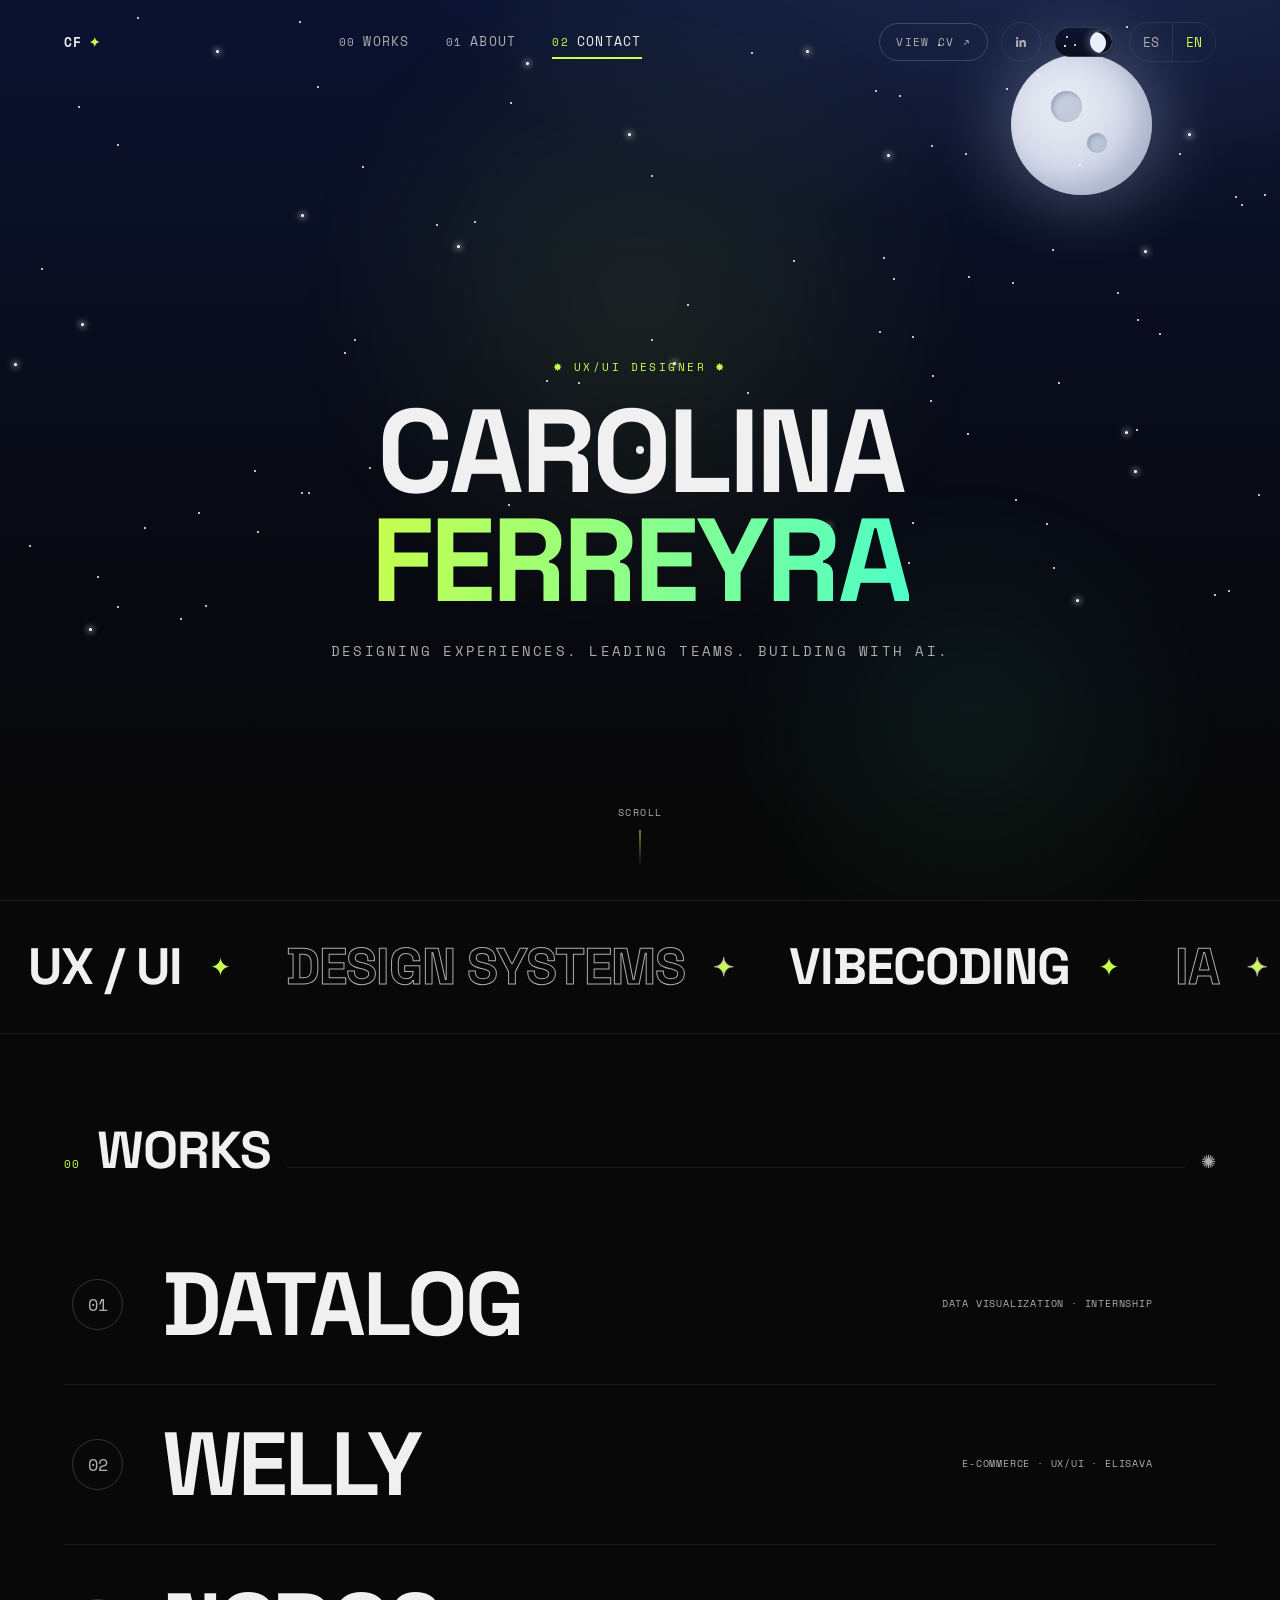
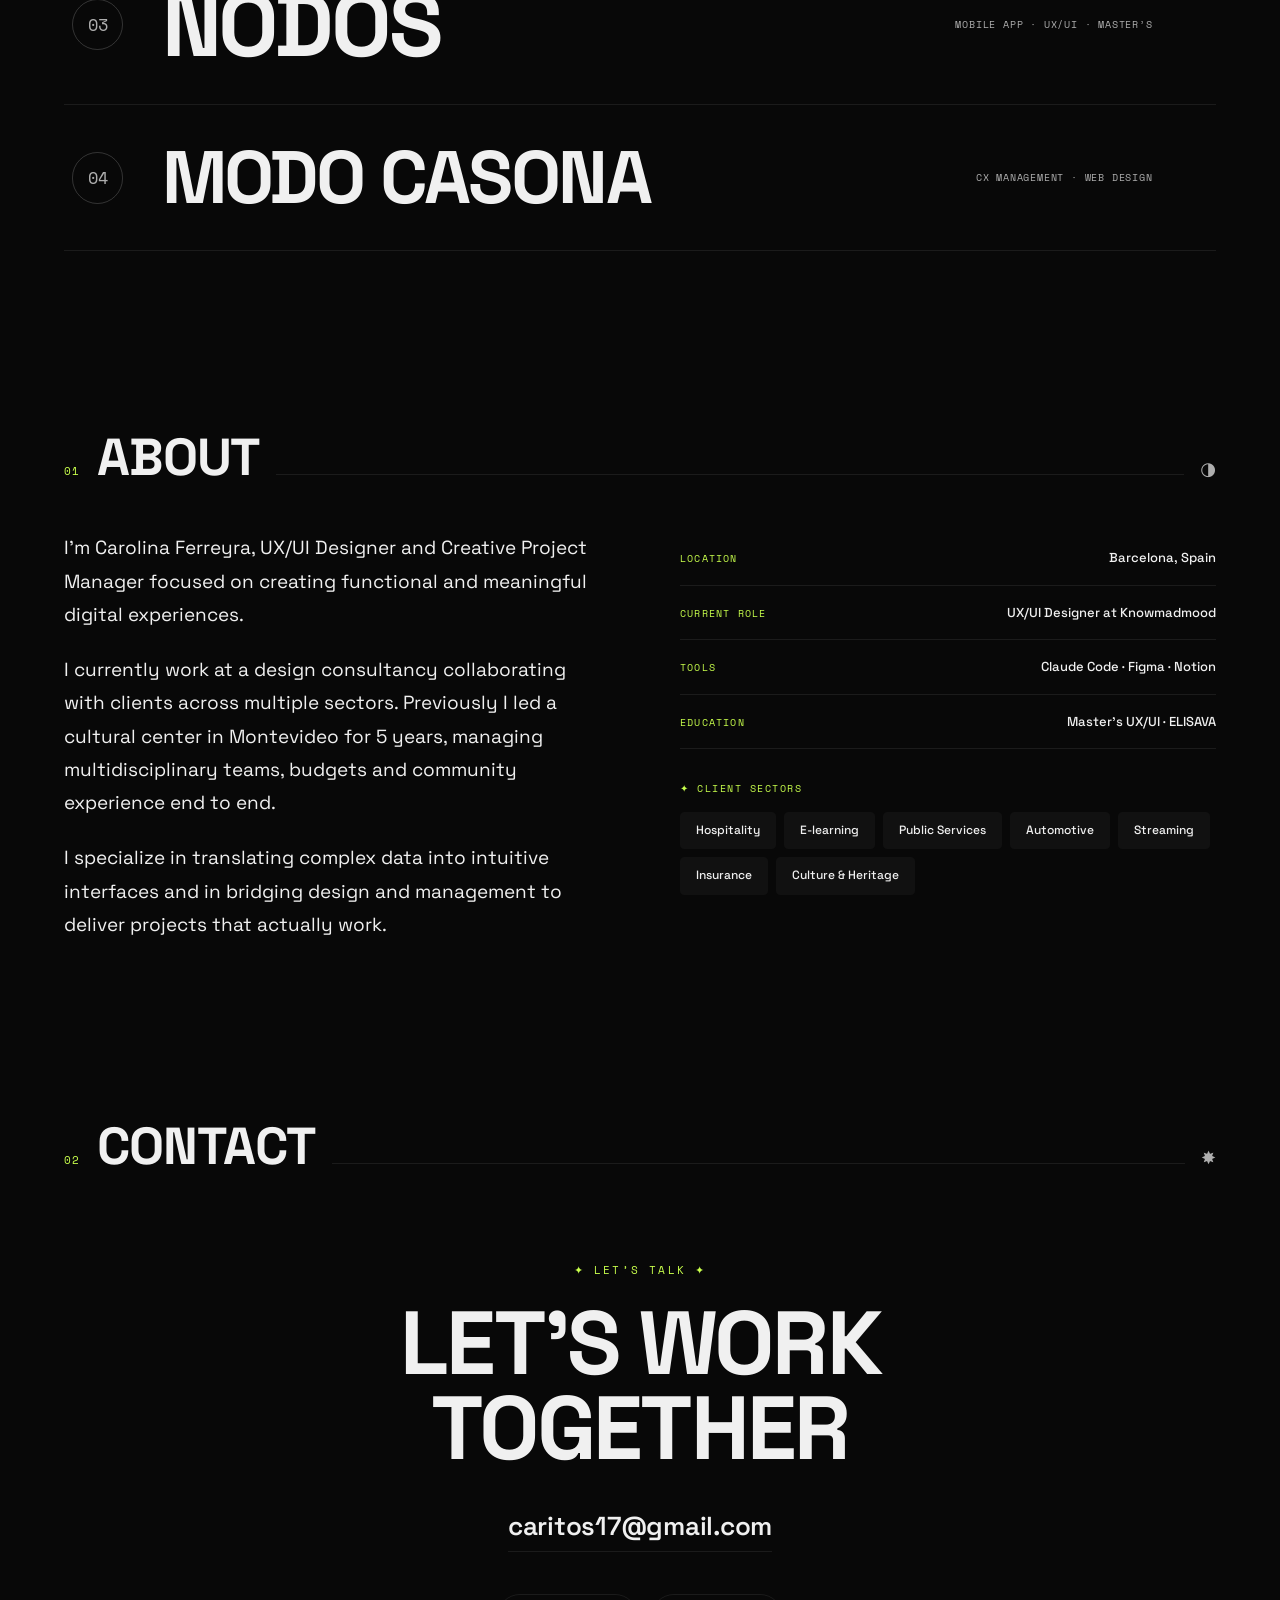
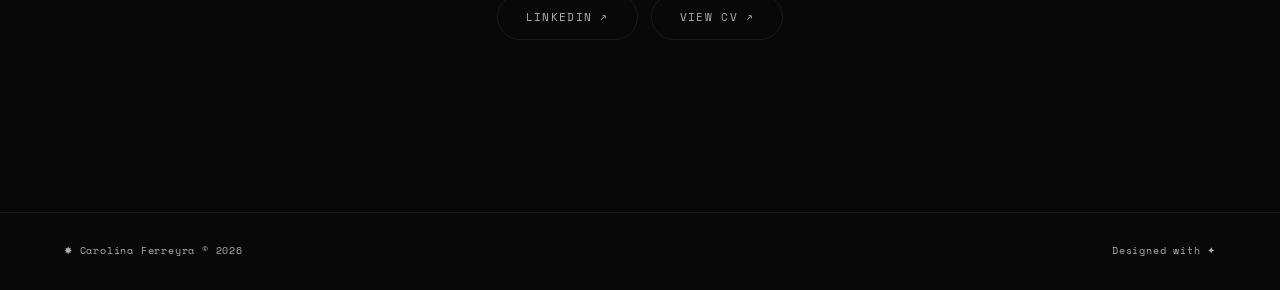
<file: index.html>
<!DOCTYPE html>
<html lang="en" data-theme="dark">
<head>
<meta charset="UTF-8">
<meta name="viewport" content="width=device-width, initial-scale=1.0">
<title>Carolina Ferreyra — UX/UI Designer</title>
<meta name="description" content="Portfolio of Carolina Ferreyra, UX/UI Designer specialized in creating functional and meaningful digital experiences.">
<meta property="og:title" content="Carolina Ferreyra — UX/UI Designer">
<meta property="og:description" content="Portfolio of Carolina Ferreyra, UX/UI Designer specialized in creating functional and meaningful digital experiences.">
<meta property="og:image" content="https://carolinaferreyra.space/assets/og-image.jpg">
<meta property="og:url" content="https://carolinaferreyra.space">
<meta property="og:site_name" content="Carolina Ferreyra">
<meta property="og:type" content="website">
<meta name="twitter:card" content="summary_large_image">
<meta name="keywords" content="UX Designer, UI Designer, portfolio, product design, design systems, vibecoding, remote">
<meta name="author" content="Carolina Ferreyra">
<link rel="canonical" href="https://carolinaferreyra.space/">
<link rel="icon" type="image/svg+xml" href="assets/logo/favicon.svg">
<link rel="stylesheet" href="styles.css">
<script type="application/ld+json">
{
  "@context": "https://schema.org",
  "@type": "Person",
  "name": "Carolina Ferreyra",
  "jobTitle": "UX/UI Designer",
  "url": "https://carolinaferreyra.space",
  "sameAs": [
    "https://www.linkedin.com/in/carolinaferreyra"
  ],
  "knowsAbout": [
    "UX Design",
    "UI Design",
    "Design Systems",
    "Vibecoding",
    "Product Design",
    "CX Management"
  ],
  "worksFor": {
    "@type": "Organization",
    "name": "Knowmadmood"
  }
}
</script>

<style>

  @keyframes cf-fu { from { opacity: 0; transform: translateY(18px); } to { opacity: 1; transform: none; } }
  @keyframes cf-fi { from { opacity: 0; } to { opacity: 1; } }
  @keyframes cf-sp { 0%, 100% { opacity: 1; } 50% { opacity: 0.3; } }
  @keyframes cf-float { 0%,100% { transform: translate(0,0) scale(1); } 33% { transform: translate(3%,-4%) scale(1.06); } 66% { transform: translate(-3%,3%) scale(0.97); } }
  @media (hover: hover) and (pointer: fine) { body { cursor: none; } }
  @media (hover: none), (pointer: coarse) { #cf-cur-dot, #cf-cur-ring { display: none !important; } }
  @media (max-width: 900px) { #cf-nav-links { display: none !important; } #cf-about-grid { grid-template-columns: 1fr !important; } #cf-grid { grid-template-columns: 1fr !important; } }

</style>
<script>(function(){var t=localStorage.getItem('cf_tpl_theme');if(t)document.documentElement.setAttribute('data-theme',t);})();</script>
</head>
<body>
<div id="cf-cur-dot" aria-hidden="true" style="position:fixed;top:0;left:0;width:8px;height:8px;border-radius:50%;background:#fff;mix-blend-mode:difference;pointer-events:none;z-index:9999;transform:translate(-50%,-50%);"></div>
<div id="cf-cur-ring" aria-hidden="true" style="position:fixed;top:0;left:0;width:13px;height:13px;border-radius:50%;border:1.5px solid var(--border-strong);pointer-events:none;z-index:9998;transform:translate(-50%,-50%);opacity:0;transition:width .24s var(--ease-ring),height .24s var(--ease-ring),opacity .2s;"></div>

<div id="cf-sky" class="cf-sky" aria-hidden="true">
  <div class="cf-sky__sun"></div>
  <div class="cf-sky__moon"></div>
  <div class="cf-sky__clouds" id="cf-clouds"></div>
  <div class="cf-sky__stars" id="cf-stars"></div>
  <div class="cf-shooting" style="top:18%;left:62%;"></div>
</div>

<nav id="cf-nav" aria-label="Main" style="position:fixed;top:0;left:0;right:0;z-index:100;display:flex;align-items:center;justify-content:space-between;padding:20px var(--gutter);border-bottom:1px solid transparent;transition:background .4s,border-color .4s,backdrop-filter .4s;">
  <a href="#cf-top" id="cf-logo" style="font-family:var(--font-mono);font-size:13px;font-weight:700;letter-spacing:.08em;text-transform:uppercase;display:inline-flex;align-items:center;gap:7px;">CF <span style="color:var(--accent);">✦</span></a>
  <ul id="cf-nav-links" style="display:flex;gap:36px;list-style:none;">
    <li><a class="cf-navlink" href="#cf-works" style="font-family:var(--font-mono);font-size:12.5px;letter-spacing:.1em;text-transform:uppercase;color:var(--text-muted);display:flex;align-items:center;gap:8px;transition:color .2s;"><span class="cf-navlink__num" style="color:var(--text-muted);font-size:11px;font-weight:500;">00</span> <span data-k="nav_works">Trabajos</span></a></li>
    <li><a class="cf-navlink" href="#cf-about" style="font-family:var(--font-mono);font-size:12.5px;letter-spacing:.1em;text-transform:uppercase;color:var(--text-muted);display:flex;align-items:center;gap:8px;transition:color .2s;"><span class="cf-navlink__num" style="color:var(--text-muted);font-size:11px;font-weight:500;">01</span> <span data-k="nav_about">Sobre mí</span></a></li>
    <li><a class="cf-navlink" href="#cf-contact" style="font-family:var(--font-mono);font-size:12.5px;letter-spacing:.1em;text-transform:uppercase;color:var(--text-muted);display:flex;align-items:center;gap:8px;transition:color .2s;"><span class="cf-navlink__num" style="color:var(--text-muted);font-size:11px;font-weight:500;">02</span> <span data-k="nav_contact">Contacto</span></a></li>
  </ul>
  <div style="display:flex;align-items:center;gap:13px;">
    <a class="cf-btn cf-btn--sm" href="https://app.notion.com/p/carolina-ferreyra/Carolina-Ferreyra-04e3e8ecbef94b14a1a25b7388e45011?source=copy_link" target="_blank" rel="noopener noreferrer"><span data-k="c_cv">Ver CV</span> ↗</a>
    <a class="cf-icon-btn" href="https://www.linkedin.com/in/carolina-ferreyra/" target="_blank" rel="noopener noreferrer" aria-label="LinkedIn"><svg width="14" height="14" fill="currentColor" viewBox="0 0 24 24" aria-hidden="true"><path d="M20.447 20.452h-3.554v-5.569c0-1.328-.027-3.037-1.852-3.037-1.853 0-2.136 1.445-2.136 2.939v5.667H9.351V9h3.414v1.561h.046c.477-.9 1.637-1.85 3.37-1.85 3.601 0 4.267 2.37 4.267 5.455v6.286zM5.337 7.433a2.063 2.063 0 1 1 0-4.126 2.063 2.063 0 0 1 0 4.126zM7.119 20.452H3.555V9h3.564z"/></svg></a>
    <button id="cf-theme" class="cf-daynight" aria-label="Cambiar tema día / noche" title="Día / Noche">
      <span class="cf-daynight__deco" aria-hidden="true"><i class="c1"></i><i class="c2"></i><i class="s1"></i><i class="s2"></i><i class="s3"></i></span>
      <span class="cf-daynight__thumb" aria-hidden="true"></span>
    </button>
    <div class="cf-seg" role="group" aria-label="Language">
      <button id="cf-lang-es" class="cf-seg__btn" data-lang="es">ES</button>
      <button id="cf-lang-en" class="cf-seg__btn is-active" data-lang="en">EN</button>
    </div>
  </div>
</nav>

<nav class="cf-botnav" aria-label="Acciones rápidas">
  <a class="cf-botnav__item" href="https://app.notion.com/p/carolina-ferreyra/Carolina-Ferreyra-04e3e8ecbef94b14a1a25b7388e45011?source=copy_link" target="_blank" rel="noopener noreferrer">
    <span class="cf-botnav__ico" aria-hidden="true"><svg viewBox="0 0 24 24" fill="none" stroke="currentColor" stroke-width="1.8" stroke-linecap="round" stroke-linejoin="round"><path d="M14 3H7a2 2 0 0 0-2 2v14a2 2 0 0 0 2 2h10a2 2 0 0 0 2-2V8z"></path><path d="M14 3v5h5"></path><path d="M9 13h6M9 17h6"></path></svg></span>
    <span class="cf-botnav__lbl">CV</span>
  </a>
  <button class="cf-botnav__item cf-botnav__menu" id="cf-botmenu-btn" aria-expanded="false" aria-controls="cf-botmenu" aria-label="Menú">
    <span class="cf-botnav__ico cf-botnav__ico--lg cf-botburger" aria-hidden="true"><i></i><i></i><i></i></span>
  </button>
  <a class="cf-botnav__item" href="https://www.linkedin.com/in/carolina-ferreyra/" target="_blank" rel="noopener noreferrer">
    <span class="cf-botnav__ico" aria-hidden="true"><svg viewBox="0 0 24 24" fill="currentColor"><path d="M4.98 3.5a2.5 2.5 0 1 1 0 5 2.5 2.5 0 0 1 0-5zM3 9h4v12H3zM9 9h3.8v1.7h.05c.53-1 1.83-2.05 3.77-2.05 4.03 0 4.78 2.65 4.78 6.1V21h-4v-5.4c0-1.3-.02-2.96-1.8-2.96-1.8 0-2.08 1.4-2.08 2.86V21H9z"></path></svg></span>
    <span class="cf-botnav__lbl">LinkedIn</span>
  </a>
</nav>
<div class="cf-botscrim" id="cf-botscrim" hidden></div>
<div class="cf-botmenu" id="cf-botmenu" role="menu" aria-hidden="true">
  <a class="cf-botmenu__link" role="menuitem" href="#cf-works" data-k="nav_works">Trabajos</a>
  <a class="cf-botmenu__link" role="menuitem" href="#cf-about" data-k="nav_about">Sobre mí</a>
  <a class="cf-botmenu__link" role="menuitem" href="#cf-contact" data-k="nav_contact">Contacto</a>
  <div class="cf-botmenu__lang cf-seg" role="group" aria-label="Idioma">
    <button class="cf-seg__btn cf-blang" data-lang="es">ES</button>
    <button class="cf-seg__btn cf-blang is-active" data-lang="en">EN</button>
  </div>
</div>

<main id="cf-top" style="position:relative;z-index:1;">
  <section style="position:relative;min-height:100svh;display:flex;flex-direction:column;align-items:center;justify-content:center;text-align:center;padding:120px 24px 0;overflow:hidden;">
    <div id="cf-hero-bg" aria-hidden="true" style="position:absolute;inset:0;z-index:0;pointer-events:none;overflow:hidden;opacity:0.4;">
      <div style="position:absolute;width:62vw;height:62vw;left:50%;top:34%;transform:translate(-50%,-50%);border-radius:50%;background:radial-gradient(circle, color-mix(in srgb, var(--accent) 22%, transparent), transparent 62%);filter:blur(18px);animation:cf-float 16s ease-in-out infinite;"></div>
      <div style="position:absolute;width:44vw;height:44vw;right:2%;bottom:-12%;border-radius:50%;background:radial-gradient(circle, color-mix(in srgb, var(--accent-2) 18%, transparent), transparent 64%);filter:blur(14px);animation:cf-float 21s ease-in-out infinite reverse;"></div>
    </div>
    <div style="position:relative;z-index:2;pointer-events:none;">
      <p style="font-family:var(--font-mono);font-size:11px;letter-spacing:.22em;text-transform:uppercase;color:var(--accent);margin-bottom:22px;opacity:0;animation:cf-fu .8s .2s forwards;"><span aria-hidden="true">✸ </span><span data-k="hero_role">UX/UI Designer</span><span aria-hidden="true"> ✸</span></p>
      <h1 id="cf-name" style="font-size:var(--fs-hero);font-weight:700;line-height:.9;letter-spacing:-.03em;text-transform:uppercase;margin-bottom:26px;display:flex;flex-direction:column;align-items:center;gap:2px;pointer-events:auto;">
        <span id="cf-w1" style="display:flex;"></span>
        <span id="cf-w2" style="display:flex;background:linear-gradient(100deg,var(--accent),var(--accent-2));-webkit-background-clip:text;background-clip:text;-webkit-text-fill-color:transparent;"></span>
      </h1>
      <p style="font-family:var(--font-mono);font-size:clamp(11px,2.5vw,14px);letter-spacing:.16em;color:var(--text-muted);text-transform:uppercase;opacity:0;animation:cf-fu .8s .8s forwards;" data-k="hero_sub">Designing experiences. Leading teams. Building with AI.</p>
    </div>
    <div id="cf-scrollcue" aria-hidden="true" style="position:absolute;bottom:34px;left:50%;transform:translateX(-50%);display:flex;flex-direction:column;align-items:center;gap:9px;font-family:var(--font-mono);font-size:10px;letter-spacing:.15em;text-transform:uppercase;color:var(--text-muted);animation:cf-fi 1s 1.2s both;">
      <span data-k="hero_scroll">Scroll</span>
      <span style="width:1px;height:36px;background:linear-gradient(var(--accent),transparent);animation:cf-sp 2s ease-in-out infinite;"></span>
    </div>
  </section>

  <div class="cf-marquee" aria-hidden="true">
    <div class="cf-marquee__track">
      <span class="cf-marquee__item">UX / UI</span><span class="cf-marquee__item cf-marquee__item--hollow">Design Systems</span><span class="cf-marquee__item">Vibecoding</span><span class="cf-marquee__item cf-marquee__item--hollow">IA</span><span class="cf-marquee__item">Management</span><span class="cf-marquee__item cf-marquee__item--hollow">Research</span>
    </div>
    <div class="cf-marquee__track">
      <span class="cf-marquee__item">UX / UI</span><span class="cf-marquee__item cf-marquee__item--hollow">Design Systems</span><span class="cf-marquee__item">Vibecoding</span><span class="cf-marquee__item cf-marquee__item--hollow">IA</span><span class="cf-marquee__item">Management</span><span class="cf-marquee__item cf-marquee__item--hollow">Research</span>
    </div>
  </div>

  <section id="cf-works" style="max-width:var(--maxw-content);margin:0 auto;padding:var(--sec-pad) var(--gutter);scroll-margin-top:76px;">
    <div class="cf-section-head" data-rev style="opacity:0;transform:translateY(28px);transition:opacity .8s var(--ease-out),transform .8s var(--ease-out);">
      <span class="cf-section-num">00</span>
      <h2 class="cf-section-title" data-k="works_title">Trabajos</h2>
      <span class="cf-rule"></span>
      <span class="cf-section-sym" aria-hidden="true">✺</span>
    </div>
    <div id="cf-grid" class="cf-work-list" style="scroll-margin-top:96px;"></div>
    <div id="cf-detail" style="overflow:hidden;height:0;opacity:0;transition:height .55s var(--ease-out),opacity .45s var(--ease-out);"></div>
  </section>

  <section id="cf-about" style="max-width:var(--maxw-content);margin:0 auto;padding:var(--sec-pad) var(--gutter);scroll-margin-top:76px;">
    <div class="cf-section-head" data-rev style="opacity:0;transform:translateY(28px);transition:opacity .8s var(--ease-out),transform .8s var(--ease-out);">
      <span class="cf-section-num">01</span>
      <h2 class="cf-section-title" data-k="about_title">Sobre mí</h2>
      <span class="cf-rule"></span>
      <span class="cf-section-sym" aria-hidden="true">◑</span>
    </div>
    <div id="cf-about-grid" style="display:grid;grid-template-columns:1fr 1fr;gap:var(--space-9);align-items:start;">
      <div data-rev style="opacity:0;transform:translateY(28px);transition:opacity .8s var(--ease-out) .08s,transform .8s var(--ease-out) .08s;font-size:var(--fs-lead);line-height:var(--lh-body);">
        <p style="margin-bottom:22px;" data-k="ap1">Soy Carolina Ferreyra, UX/UI Designer y Creative Project Manager con foco en crear experiencias digitales funcionales y significativas.</p>
        <p style="margin-bottom:22px;" data-k="ap2">Actualmente trabajo en una consultora de diseño colaborando con clientes de distintos sectores. Anteriormente lideré un centro cultural en Montevideo durante 5 años, gestionando equipos multidisciplinarios, presupuestos y la experiencia de la comunidad de principio a fin.</p>
        <p data-k="ap3">Me especializo en traducir datos complejos en interfaces intuitivas y en conectar diseño y gestión para entregar proyectos que realmente funcionan.</p>
      </div>
      <div data-rev style="opacity:0;transform:translateY(28px);transition:opacity .8s var(--ease-out) .18s,transform .8s var(--ease-out) .18s;">
        <div style="display:flex;flex-direction:column;">
          <div style="display:flex;justify-content:space-between;align-items:baseline;padding:16px 0;border-bottom:1px solid var(--border);gap:16px;"><span style="font-family:var(--font-mono);font-size:10px;letter-spacing:.12em;text-transform:uppercase;color:var(--accent);" data-k="a_loc_l">Ubicación</span><span style="font-size:13px;font-weight:500;text-align:right;" data-k="a_loc">Barcelona, España</span></div>
          <div style="display:flex;justify-content:space-between;align-items:baseline;padding:16px 0;border-bottom:1px solid var(--border);gap:16px;"><span style="font-family:var(--font-mono);font-size:10px;letter-spacing:.12em;text-transform:uppercase;color:var(--accent);" data-k="a_rol_l">Rol actual</span><span style="font-size:13px;font-weight:500;text-align:right;" data-k="a_rol_v">UX/UI Designer en Knowmadmood</span></div>
          <div style="display:flex;justify-content:space-between;align-items:baseline;padding:16px 0;border-bottom:1px solid var(--border);gap:16px;"><span style="font-family:var(--font-mono);font-size:10px;letter-spacing:.12em;text-transform:uppercase;color:var(--accent);" data-k="a_tools_l">Herramientas</span><span style="font-size:13px;font-weight:500;text-align:right;" data-k="a_tools_v">Claude Code · Figma · Notion</span></div>
          <div style="display:flex;justify-content:space-between;align-items:baseline;padding:16px 0;border-bottom:1px solid var(--border);gap:16px;"><span style="font-family:var(--font-mono);font-size:10px;letter-spacing:.12em;text-transform:uppercase;color:var(--accent);" data-k="a_edu_l">Formación</span><span style="font-size:13px;font-weight:500;text-align:right;" data-k="a_edu_v">Máster UX/UI · ELISAVA</span></div>
        </div>
        <div style="margin-top:32px;">
          <p style="font-family:var(--font-mono);font-size:10px;letter-spacing:.15em;text-transform:uppercase;color:var(--accent);margin-bottom:14px;" data-k="a_sec_l">✦ Sectores cliente</p>
          <div id="cf-sectors" style="display:flex;flex-wrap:wrap;gap:8px;"></div>
        </div>
      </div>
    </div>
  </section>

  <section id="cf-contact" style="max-width:var(--maxw-content);margin:0 auto;padding:var(--sec-pad) var(--gutter) var(--space-11);scroll-margin-top:76px;">
    <div class="cf-section-head" data-rev style="opacity:0;transform:translateY(28px);transition:opacity .8s var(--ease-out),transform .8s var(--ease-out);">
      <span class="cf-section-num">02</span>
      <h2 class="cf-section-title" data-k="c_title">Contacto</h2>
      <span class="cf-rule"></span>
      <span class="cf-section-sym" aria-hidden="true">✸</span>
    </div>
    <div data-rev style="display:flex;flex-direction:column;align-items:center;text-align:center;padding:40px 0;opacity:0;transform:translateY(28px);transition:opacity .8s var(--ease-out),transform .8s var(--ease-out);">
      <p style="font-family:var(--font-mono);font-size:11px;letter-spacing:.2em;text-transform:uppercase;color:var(--accent);margin-bottom:22px;" data-k="c_eye">✦ Hablemos ✦</p>
      <h3 id="cf-ch" data-k="c_h" style="font-size:clamp(38px,7vw,92px);font-weight:700;letter-spacing:-.03em;text-transform:uppercase;line-height:.95;margin-bottom:34px;">Trabajemos<br>Juntos</h3>
      <a class="cf-contact-email" href="mailto:caritos17@gmail.com" style="font-size:clamp(16px,2.4vw,26px);font-weight:600;letter-spacing:-.01em;border-bottom:1px solid var(--border);padding-bottom:3px;transition:color .2s,border-color .2s;">caritos17@gmail.com</a>
      <div style="display:flex;gap:13px;margin-top:42px;flex-wrap:wrap;justify-content:center;">
        <a class="cf-btn cf-btn--lg" href="https://www.linkedin.com/in/carolina-ferreyra/" target="_blank" rel="noopener noreferrer">LinkedIn ↗</a>
        <a class="cf-btn cf-btn--lg" href="https://app.notion.com/p/carolina-ferreyra/Carolina-Ferreyra-04e3e8ecbef94b14a1a25b7388e45011?source=copy_link" target="_blank" rel="noopener noreferrer"><span data-k="c_cv">Ver CV</span> ↗</a>
      </div>
    </div>
  </section>
</main>

<footer style="position:relative;z-index:1;padding:30px var(--gutter);border-top:1px solid var(--border);display:flex;justify-content:space-between;align-items:center;flex-wrap:wrap;gap:12px;">
  <span style="font-family:var(--font-mono);font-size:10px;letter-spacing:.08em;color:var(--text-muted);"><span aria-hidden="true">✸ </span>Carolina Ferreyra © 2026</span>
  <span style="font-family:var(--font-mono);font-size:10px;letter-spacing:.08em;color:var(--text-muted);" data-k="f_made">Diseñado con ✦</span>
</footer>
<script>
class Component {
  renderVals() { return {}; }

  componentDidMount() {
    this.props = {};
    document.documentElement.style.background = 'var(--bg)';
    document.body.style.background = 'var(--bg)';
    document.body.style.color = 'var(--text)';
    document.body.style.minHeight = '100vh';
    this.reduce = matchMedia('(prefers-reduced-motion: reduce)').matches;
    this.lang = (this.props.defaultLang) || (localStorage.getItem('cf_tpl_lang') || 'en');
    this.theme = localStorage.getItem('cf_tpl_theme') || 'dark';
    this.PROJECTS = this.data();
    this.T = this.dict();
    this.applyAccent();
    this.applyTheme(this.theme);
    this.initSky();
    this.buildName();
    this.renderSectors();
    this.renderGrid();
    this.applyLang(this.lang);
    this.bindToggles();
    this.initBotnav();
    this.initCursor();
    this.initParallax();
    this.initReveal();
    this.scrollToHash();
    this.initNav();
    this.initScramble();
  }

  applyAccent() {
    const a = this.props.accent;
    // Only override the theme token when the user actually customised the accent.
    // The default ['#c8ff4c','#4dffc8'] must NOT be inlined on <html>, or it would
    // defeat the per-theme tokens (light mode keeps its success-blue).
    if (a && Array.isArray(a) && a[0] && a[0].toLowerCase() !== '#c8ff4c') {
      document.documentElement.style.setProperty('--lime-500', a[0]);
      if (a[1]) document.documentElement.style.setProperty('--mint-500', a[1]);
    }
  }

  /* ---------- data ---------- */
  data() {
    const A = 'assets/work/';
    return [
      { id:'datalog', num:'— 01', title:'Datalog',
        sub:{es:'Visualización de Datos · Práctica', en:'Data Visualization · Internship'},
        tags:['UX Design','Data Viz','Design System'],
        cover:A+'datalog-card.png',
        gallery:[A+'datalog-system.png', A+'datalog-1.png'],
        desc:{es:'Plataforma para monitorear y optimizar el consumo de agua, gas y electricidad a través de visualización de datos intuitiva e insights de sostenibilidad.',
              en:'Platform to monitor and optimize water, gas and electricity consumption through intuitive data visualization and sustainability insights.'} },
      { id:'welly', num:'— 02', title:'Welly',
        sub:{es:'E-Commerce · UX/UI · ELISAVA', en:'E-Commerce · UX/UI · ELISAVA'},
        tags:['UX/UI Design','E-Commerce','Design System'],
        cover:A+'welly-card.png',
        gallery:[A+'welly-1.png', A+'welly-2.png', A+'welly-3.png', A+'welly-5.png'],
        desc:{es:'Rediseño de los filtros para Welly, e-commerce de vendas corporales: encontrar el producto correcto por talla, cantidad y necesidad.',
              en:'Redesign of Welly’s filters, a body-bandage e-commerce: finding the right product by size, quantity and need.'} },
      { id:'nodos', num:'— 03', title:'Nodos',
        sub:{es:'App Móvil · UX/UI · Máster', en:'Mobile App · UX/UI · Master’s'},
        tags:['UX/UI Design','Mobile App','Data Viz'],
        cover:A+'nodos-card.png',
        gallery:[A+'nodos-cover.png'],
        desc:{es:'App que cruza datos de calidad del aire en tiempo real con rutas urbanas para una movilidad más saludable en Barcelona.',
              en:'App crossing real-time air-quality data with urban routes for healthier mobility in Barcelona.'} },
      { id:'casona', num:'— 04', title:'Modo Casona',
        sub:{es:'CX Management · Web Design', en:'CX Management · Web Design'},
        tags:['CX Management','Web Design','Vibecoding'],
        cover:A+'casona-cover.svg',
        gallery:[A+'casona-cover.svg'],
        desc:{es:'Gestión creativa y experiencia de cliente en un centro cultural en Montevideo durante 5 años, más diseño y desarrollo de su web con sincronización Notion — GitHub.',
              en:'Creative management and client experience at a cultural center in Montevideo over 5 years, plus design and development of its website with Notion — GitHub sync.'} }
    ];
  }

  dict() {
    return {
      es:{ nav_works:'Trabajos', nav_about:'Sobre mí', nav_contact:'Contacto', hero_role:'UX/UI Designer',
        hero_sub:'Designing experiences. Leading teams. Building with AI.', hero_scroll:'Scroll', works_title:'Trabajos', about_title:'Sobre mí',
        ap1:'Soy Carolina Ferreyra, UX/UI Designer y Creative Project Manager con foco en crear experiencias digitales funcionales y significativas.',
        ap2:'Actualmente trabajo en una consultora de diseño colaborando con clientes de distintos sectores. Anteriormente lideré un centro cultural en Montevideo durante 5 años, gestionando equipos multidisciplinarios, presupuestos y la experiencia de la comunidad de principio a fin.',
        ap3:'Me especializo en traducir datos complejos en interfaces intuitivas y en conectar diseño y gestión para entregar proyectos que realmente funcionan.',
        a_loc_l:'Ubicación', a_loc:'Barcelona, España', a_rol_l:'Rol actual', a_rol_v:'UX/UI Designer en Knowmadmood',
        a_tools_l:'Herramientas', a_tools_v:'Claude Code · Figma · Notion', a_edu_l:'Formación', a_edu_v:'Máster UX/UI · ELISAVA',
        a_sec_l:'✦ Sectores cliente', c_title:'Contacto', c_eye:'✦ Hablemos ✦', c_h:'Trabajemos<br>Juntos', c_cv:'Ver CV', f_made:'Diseñado con ✦',
        sectors:['Hotelería','E-learning','Servicios Públicos','Automotriz','Streaming','Aseguradoras','Cultura y Patrimonio'], m_overview:'Overview' },
      en:{ nav_works:'Works', nav_about:'About', nav_contact:'Contact', hero_role:'UX/UI Designer',
        hero_sub:'Designing experiences. Leading teams. Building with AI.', hero_scroll:'Scroll', works_title:'Works', about_title:'About',
        ap1:'I’m Carolina Ferreyra, UX/UI Designer and Creative Project Manager focused on creating functional and meaningful digital experiences.',
        ap2:'I currently work at a design consultancy collaborating with clients across multiple sectors. Previously I led a cultural center in Montevideo for 5 years, managing multidisciplinary teams, budgets and community experience end to end.',
        ap3:'I specialize in translating complex data into intuitive interfaces and in bridging design and management to deliver projects that actually work.',
        a_loc_l:'Location', a_loc:'Barcelona, Spain', a_rol_l:'Current role', a_rol_v:'UX/UI Designer at Knowmadmood',
        a_tools_l:'Tools', a_tools_v:'Claude Code · Figma · Notion', a_edu_l:'Education', a_edu_v:'Master’s UX/UI · ELISAVA',
        a_sec_l:'✦ Client sectors', c_title:'Contact', c_eye:'✦ Let’s talk ✦', c_h:'Let’s Work<br>Together', c_cv:'View CV', f_made:'Designed with ✦',
        sectors:['Hospitality','E-learning','Public Services','Automotive','Streaming','Insurance','Culture & Heritage'], m_overview:'Overview' }
    };
  }

  /* ---------- hero name ---------- */
  buildName() {
    const words = ['CAROLINA','FERREYRA'];
    ['cf-w1','cf-w2'].forEach((id, wi) => {
      const el = document.getElementById(id);
      if (!el) return;
      el.innerHTML = words[wi].split('').map(c => `<span class="cf-letter" style="display:inline-block;opacity:0;transform:translateY(16px);transition:opacity .6s var(--ease-out),transform .6s var(--ease-out);">${c}</span>`).join('');
    });
    const letters = document.querySelectorAll('#cf-name .cf-letter');
    letters.forEach((el, i) => setTimeout(() => { el.style.opacity = '1'; el.style.transform = 'none'; }, 360 + i * 45));
  }

  initScramble() {
    const name = document.getElementById('cf-name');
    if (!name || this.reduce) return;
    const CHARS = 'ABCDEFGHIJKLMNOPQRSTUVWXYZ✦✸◑✺';
    let running = false;
    name.addEventListener('mouseenter', () => {
      if (running) return; running = true;
      const letters = name.querySelectorAll('.cf-letter');
      letters.forEach((el, i) => {
        const orig = el.textContent; let iter = 0;
        setTimeout(() => {
          const id = setInterval(() => {
            if (iter >= 7) { clearInterval(id); el.textContent = orig; if (i === letters.length - 1) running = false; return; }
            el.textContent = CHARS[Math.floor(Math.random() * CHARS.length)]; iter++;
          }, 45);
        }, i * 34);
      });
    });
  }

  /* ---------- works grid ---------- */
  renderGrid() {
    const grid = document.getElementById('cf-grid');
    if (!grid) return;
    grid.innerHTML = this.PROJECTS.map((p, i) => `
      <a class="cf-work-row" href="${p.id}.html" data-id="${p.id}" aria-label="${p.title}"
              data-rev style="text-decoration:none;color:inherit;opacity:0;transform:translateY(24px);transition:opacity .7s var(--ease-out) ${i*0.07}s,transform .7s var(--ease-out) ${i*0.07}s, padding-left .3s var(--ease-out), color .3s;">
        <span class="cf-work-row__num" aria-hidden="true">${String(i+1).padStart(2,'0')}</span>
        <span class="cf-work-row__name${p.title.length > 8 ? ' cf-work-row__name--long' : ''}">${p.title}</span>
        <span class="cf-work-row__meta"><span data-sub="${p.id}">${p.sub[this.lang]}</span></span>
        <span class="cf-work-row__arrow" aria-hidden="true">→</span>
      </a>`).join('');
  }

  toggleDetail(id) {
    const panel = document.getElementById('cf-detail');
    if (!panel) return;
    const rows = document.querySelectorAll('.cf-work-row');
    rows.forEach(r => { const on = r.dataset.id === id; });
    if (this.openId === id) {
      panel.style.height = '0'; panel.style.opacity = '0'; this.openId = null;
      rows.forEach(r => { r.classList.remove('is-open'); r.setAttribute('aria-expanded','false'); });
      return;
    }
    const p = this.PROJECTS.find(x => x.id === id);
    const t = this.T[this.lang];
    const row = [...rows].find(r => r.dataset.id === id);
    rows.forEach(r => { const on = r.dataset.id === id; r.classList.toggle('is-open', on); r.setAttribute('aria-expanded', on ? 'true' : 'false'); });
    if (row) row.after(panel);
    panel.innerHTML = `
      <div style="padding:48px 0 8px;display:grid;grid-template-columns:0.9fr 1.1fr;gap:var(--space-7);align-items:start;">
        <div>
          <p style="font-family:var(--font-mono);font-size:11px;letter-spacing:.15em;text-transform:uppercase;color:var(--accent);margin-bottom:14px;">${p.num} · ${p.sub[this.lang]}</p>
          <h3 style="font-size:var(--fs-h3);font-weight:700;letter-spacing:-.02em;text-transform:uppercase;margin-bottom:18px;">${p.title}</h3>
          <p style="font-size:var(--fs-base);line-height:var(--lh-base);color:var(--text-muted);">${p.desc[this.lang]}</p>
        </div>
        <div class="cf-gallery">${p.gallery.map((src, gi) => `<figure class="cf-gallery__item${gi===0?' cf-gallery__item--wide':''}" style="margin:0;"><img src="${src}" alt="${p.title}" loading="lazy"></figure>`).join('')}</div>
      </div>`;
    panel.style.height = panel.scrollHeight + 'px';
    panel.style.opacity = '1';
    this.openId = id;
    this.rebindCursor();
  }

  renderSectors() {
    const wrap = document.getElementById('cf-sectors');
    if (!wrap) return;
    const secs = this.T[this.lang].sectors;
    wrap.innerHTML = secs.map(s => `<span data-sec style="font-size:12px;font-weight:500;padding:8px 15px;background:var(--surface);border:1px solid var(--surface);border-radius:var(--radius-sm);">${s}</span>`).join('');
  }

  /* ---------- language ---------- */
  applyLang(l) {
    this.lang = l;
    localStorage.setItem('cf_tpl_lang', l);
    document.documentElement.lang = l;
    const t = this.T[l];
    document.querySelectorAll('[data-k]').forEach(el => { const k = el.dataset.k; if (t[k] !== undefined) el.innerHTML = t[k]; });
    document.querySelectorAll('[data-sub]').forEach(el => { const p = this.PROJECTS.find(x => x.id === el.dataset.sub); if (p) el.textContent = p.sub[l]; });
    this.renderSectors();
    const es = document.getElementById('cf-lang-es'), en = document.getElementById('cf-lang-en');
    if (es) es.classList.toggle('is-active', l === 'es');
    if (en) en.classList.toggle('is-active', l === 'en');
    document.querySelectorAll('.cf-blang').forEach(b => b.classList.toggle('is-active', b.dataset.lang === l));
    if (this.openId) { const cur = this.openId; this.openId = null; this.toggleDetail(cur); }
  }

  /* ---------- day / night sky ---------- */
  initSky() {
    const stars = document.getElementById('cf-stars');
    if (stars && !stars.childElementCount) {
      let html = '';
      const N = this.reduce ? 40 : 90;
      for (let i = 0; i < N; i++) {
        const big = Math.random() < 0.16;
        const x = (Math.random() * 100).toFixed(2);
        const y = (Math.random() * 72).toFixed(2);   // upper ~3/4 = sky
        const tw = (2.2 + Math.random() * 3.6).toFixed(2);
        const dl = (Math.random() * 4).toFixed(2);
        html += `<span class="cf-star${big ? ' cf-star--lg' : ''}" style="left:${x}%;top:${y}%;--tw:${tw}s;--dl:${dl}s;"></span>`;
      }
      stars.innerHTML = html;
    }
    const clouds = document.getElementById('cf-clouds');
    if (clouds && !clouds.childElementCount) {
      const grad = '<svg width="0" height="0" style="position:absolute" aria-hidden="true"><defs>'
        + '<linearGradient id="cf-cloud-grad" x1="0" y1="0" x2="0" y2="1">'
        + '<stop offset="0" stop-color="#ffffff"/><stop offset="0.55" stop-color="#f2f7ff"/><stop offset="1" stop-color="#d4e6fb"/>'
        + '</linearGradient></defs></svg>';
      const svg = '<svg viewBox="0 0 232 132" preserveAspectRatio="xMidYMid meet" aria-hidden="true">'
        + '<g fill="url(#cf-cloud-grad)">'
        + '<ellipse cx="116" cy="92" rx="96" ry="26"/>'
        + '<circle cx="70" cy="74" r="30"/><circle cx="112" cy="56" r="42"/><circle cx="158" cy="72" r="32"/>'
        + '<circle cx="92" cy="82" r="28"/><circle cx="138" cy="82" r="26"/>'
        + '</g></svg>';
      const defs = [
        { top: 11, scale: 1.0,  dur: 62, delay: -6,  op: 0.97 },
        { top: 25, scale: 0.62, dur: 88, delay: -40, op: 0.72 },
        { top: 7,  scale: 0.82, dur: 74, delay: -56, op: 0.86 },
        { top: 39, scale: 1.16, dur: 98, delay: -18, op: 0.99 },
        { top: 18, scale: 0.46, dur: 66, delay: -76, op: 0.6 },
      ];
      clouds.innerHTML = grad + defs.map(d =>
        `<span class="cf-cloud" style="top:${d.top}%;--cs:${d.scale};opacity:${d.op};animation-duration:${d.dur}s;animation-delay:${d.delay}s;">${svg}</span>`
      ).join('');
    }
  }

  /* ---------- theme ---------- */
  applyTheme(th) {
    this.theme = th;
    localStorage.setItem('cf_tpl_theme', th);
    document.documentElement.setAttribute('data-theme', th);
  }

  bindToggles() {
    const th = document.getElementById('cf-theme');
    if (th) th.addEventListener('click', () => this.applyTheme(this.theme === 'dark' ? 'light' : 'dark'));
    ['cf-lang-es','cf-lang-en'].forEach(id => { const b = document.getElementById(id); if (b) b.addEventListener('click', () => this.applyLang(b.dataset.lang)); });
  }

  initBotnav() {
    const btn = document.getElementById('cf-botmenu-btn');
    const menu = document.getElementById('cf-botmenu');
    const scrim = document.getElementById('cf-botscrim');
    if (!btn || !menu) return;
    const set = (o) => {
      btn.classList.toggle('is-open', o);
      menu.classList.toggle('is-open', o);
      btn.setAttribute('aria-expanded', o ? 'true' : 'false');
      menu.setAttribute('aria-hidden', o ? 'false' : 'true');
      if (scrim) scrim.classList.toggle('is-open', o);
    };
    btn.addEventListener('click', (e) => { e.stopPropagation(); set(!menu.classList.contains('is-open')); });
    if (scrim) scrim.addEventListener('click', () => set(false));
    menu.querySelectorAll('a').forEach(a => a.addEventListener('click', () => set(false)));
    menu.querySelectorAll('.cf-blang').forEach(b => b.addEventListener('click', () => this.applyLang(b.dataset.lang)));
    document.querySelectorAll('.cf-botnav__item:not(.cf-botnav__menu)').forEach(it => {
      it.addEventListener('click', () => { it.classList.remove('is-pop'); void it.offsetWidth; it.classList.add('is-pop'); setTimeout(() => it.classList.remove('is-pop'), 650); });
    });
    addEventListener('keydown', (e) => { if (e.key === 'Escape') set(false); });
  }

  scrollToHash() {
    const h = location.hash;
    if (!h || h.length < 2) return;
    const go = () => { const el = document.querySelector(h); if (!el) return; const y = el.getBoundingClientRect().top + window.scrollY - 64; window.scrollTo(0, y); };
    setTimeout(go, 300);
    setTimeout(go, 750);
  }

  /* ---------- cursor ---------- */
  initCursor() {
    if (matchMedia('(hover:none),(pointer:coarse)').matches) return;
    const dot = document.getElementById('cf-cur-dot'), ring = document.getElementById('cf-cur-ring');
    if (!dot || !ring) return;
    let mx = innerWidth/2, my = innerHeight/2, dx = mx, dy = my, rx = mx, ry = my;
    addEventListener('mousemove', e => { mx = e.clientX; my = e.clientY; });
    const loop = () => { dx += (mx-dx)*.3; dy += (my-dy)*.3; rx += (mx-rx)*.15; ry += (my-ry)*.15;
      dot.style.left = dx+'px'; dot.style.top = dy+'px'; ring.style.left = rx+'px'; ring.style.top = ry+'px';
      requestAnimationFrame(loop); };
    loop();
    this._ring = ring;
    this.rebindCursor();
  }
  rebindCursor() {
    const ring = this._ring; if (!ring) return;
    const on = () => { ring.style.width = '64px'; ring.style.height = '64px'; ring.style.opacity = '1'; ring.style.borderColor = 'var(--accent)'; };
    const off = () => { ring.style.width = '13px'; ring.style.height = '13px'; ring.style.opacity = '0'; ring.style.borderColor = 'var(--border-strong)'; };
    document.querySelectorAll('a,button,.cf-work-row,.cf-gallery__item').forEach(el => { if (el._cb) return; el._cb = true; el.addEventListener('mouseenter', on); el.addEventListener('mouseleave', off); });
  }

  /* ---------- parallax ---------- */
  initParallax() {
    const name = document.getElementById('cf-name'); if (!name || this.reduce) return;
    const hero = name.closest('section');
    hero.addEventListener('mousemove', e => {
      const dx = e.clientX - hero.offsetWidth/2, dy = e.clientY - hero.offsetHeight/2;
      name.style.transition = 'none'; name.style.transform = `translate(${dx*0.02}px,${dy*0.014}px)`;
    });
    hero.addEventListener('mouseleave', () => { name.style.transition = 'transform .9s var(--ease-out)'; name.style.transform = 'none'; });
  }

  /* ---------- 3D tilt ---------- */
  initTilt() {
    if (this.reduce) return;
    document.querySelectorAll('.cf-tilt').forEach(card => {
      card.addEventListener('mousemove', e => {
        const r = card.getBoundingClientRect();
        const x = (e.clientX - r.left)/r.width - 0.5, y = (e.clientY - r.top)/r.height - 0.5;
        card.style.transform = `perspective(720px) rotateX(${y*-6}deg) rotateY(${x*6}deg) translateY(-6px)`;
      });
      card.addEventListener('mouseleave', () => { card.style.transition = 'transform .5s var(--ease-out), box-shadow .3s'; card.style.transform = ''; });
      card.addEventListener('mouseenter', () => { card.style.transition = 'box-shadow .3s'; });
    });
  }

  /* ---------- reveal ---------- */
  initReveal() {
    const els = document.querySelectorAll('[data-rev]');
    const show = el => { el.style.opacity = '1'; el.style.transform = 'none'; };
    if (this.reduce) { els.forEach(show); return; }
    if ('IntersectionObserver' in window) {
      const io = new IntersectionObserver((ents) => ents.forEach(e => { if (e.isIntersecting) { show(e.target); io.unobserve(e.target); } }), { threshold: 0.14 });
      els.forEach(el => io.observe(el));
    }
    const pass = () => document.querySelectorAll('[data-rev]').forEach(el => { const r = el.getBoundingClientRect(); if (r.top < innerHeight*0.92 && r.bottom > 0) show(el); });
    requestAnimationFrame(pass);
    addEventListener('scroll', pass, { passive: true });
    setTimeout(() => els.forEach(show), 2600);
  }

  /* ---------- nav scroll ---------- */
  initNav() {
    const nav = document.getElementById('cf-nav'); if (!nav) return;
    const onScroll = () => {
      if (scrollY > 60) { nav.style.background = 'color-mix(in srgb, var(--bg) 88%, transparent)'; nav.style.borderBottomColor = 'var(--border)'; nav.style.backdropFilter = 'blur(14px)'; nav.style.webkitBackdropFilter = 'blur(14px)'; }
      else { nav.style.background = 'transparent'; nav.style.borderBottomColor = 'transparent'; nav.style.backdropFilter = 'none'; }
    };
    addEventListener('scroll', onScroll, { passive: true });
    document.querySelectorAll('#cf-nav a[href^="#"], #cf-logo, #cf-botmenu a[href^="#"]').forEach(a => {
      a.addEventListener('click', e => { const id = a.getAttribute('href'); if (id && id.startsWith('#')) { e.preventDefault(); const target = id === '#cf-works' ? (document.getElementById('cf-grid') || document.querySelector(id)) : document.querySelector(id); if (target) target.scrollIntoView({ behavior: 'smooth', block: 'start' }); } });
    });
    const links = [...document.querySelectorAll('.cf-navlink')];
    links.forEach(a => {
      a.addEventListener('mouseenter', () => { if (!a.classList.contains('is-active')) a.style.color = 'var(--text)'; });
      a.addEventListener('mouseleave', () => { if (!a.classList.contains('is-active')) a.style.color = 'var(--text-muted)'; });
    });
    // Scroll-spy: highlight the nav link for the section in view.
    const map = {};
    links.forEach(a => { const id = (a.getAttribute('href') || '').replace(/^.*#/, ''); if (id) map[id] = a; });
    const ids = ['cf-works', 'cf-about', 'cf-contact'];
    const setActive = (id) => links.forEach(a => {
      const on = map[id] === a;
      a.classList.toggle('is-active', on);
      if (!on) a.style.color = 'var(--text-muted)';
    });
    if ('IntersectionObserver' in window) {
      let visible = {};
      const io = new IntersectionObserver((ents) => {
        ents.forEach(e => { visible[e.target.id] = e.isIntersecting ? e.intersectionRatio : 0; });
        let best = null, bestR = 0;
        ids.forEach(id => { if ((visible[id] || 0) > bestR) { bestR = visible[id]; best = id; } });
        if (best) setActive(best);
      }, { rootMargin: '-45% 0px -45% 0px', threshold: [0, 0.1, 0.5, 1] });
      ids.forEach(id => { const s = document.getElementById(id); if (s) io.observe(s); });
    }
  }
}
new Component().componentDidMount();

</script>
</body>
</html>
</file>
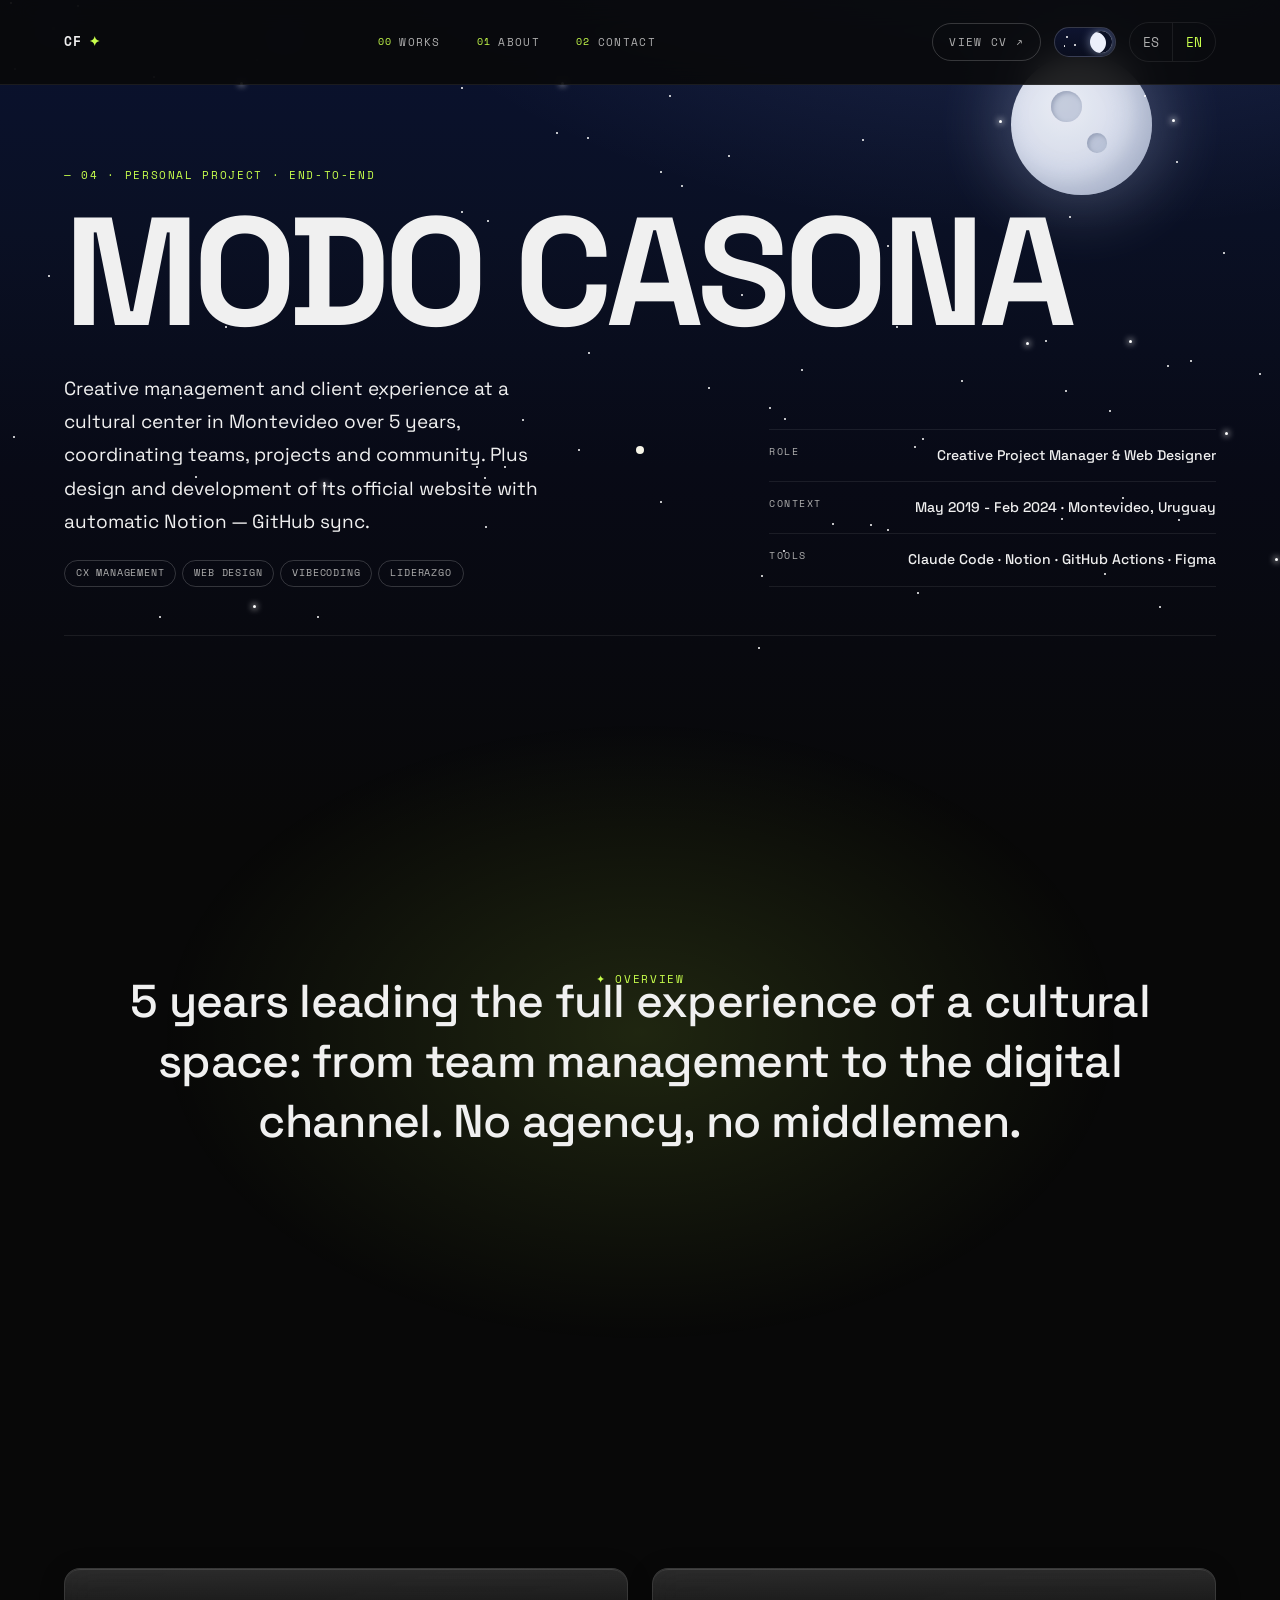
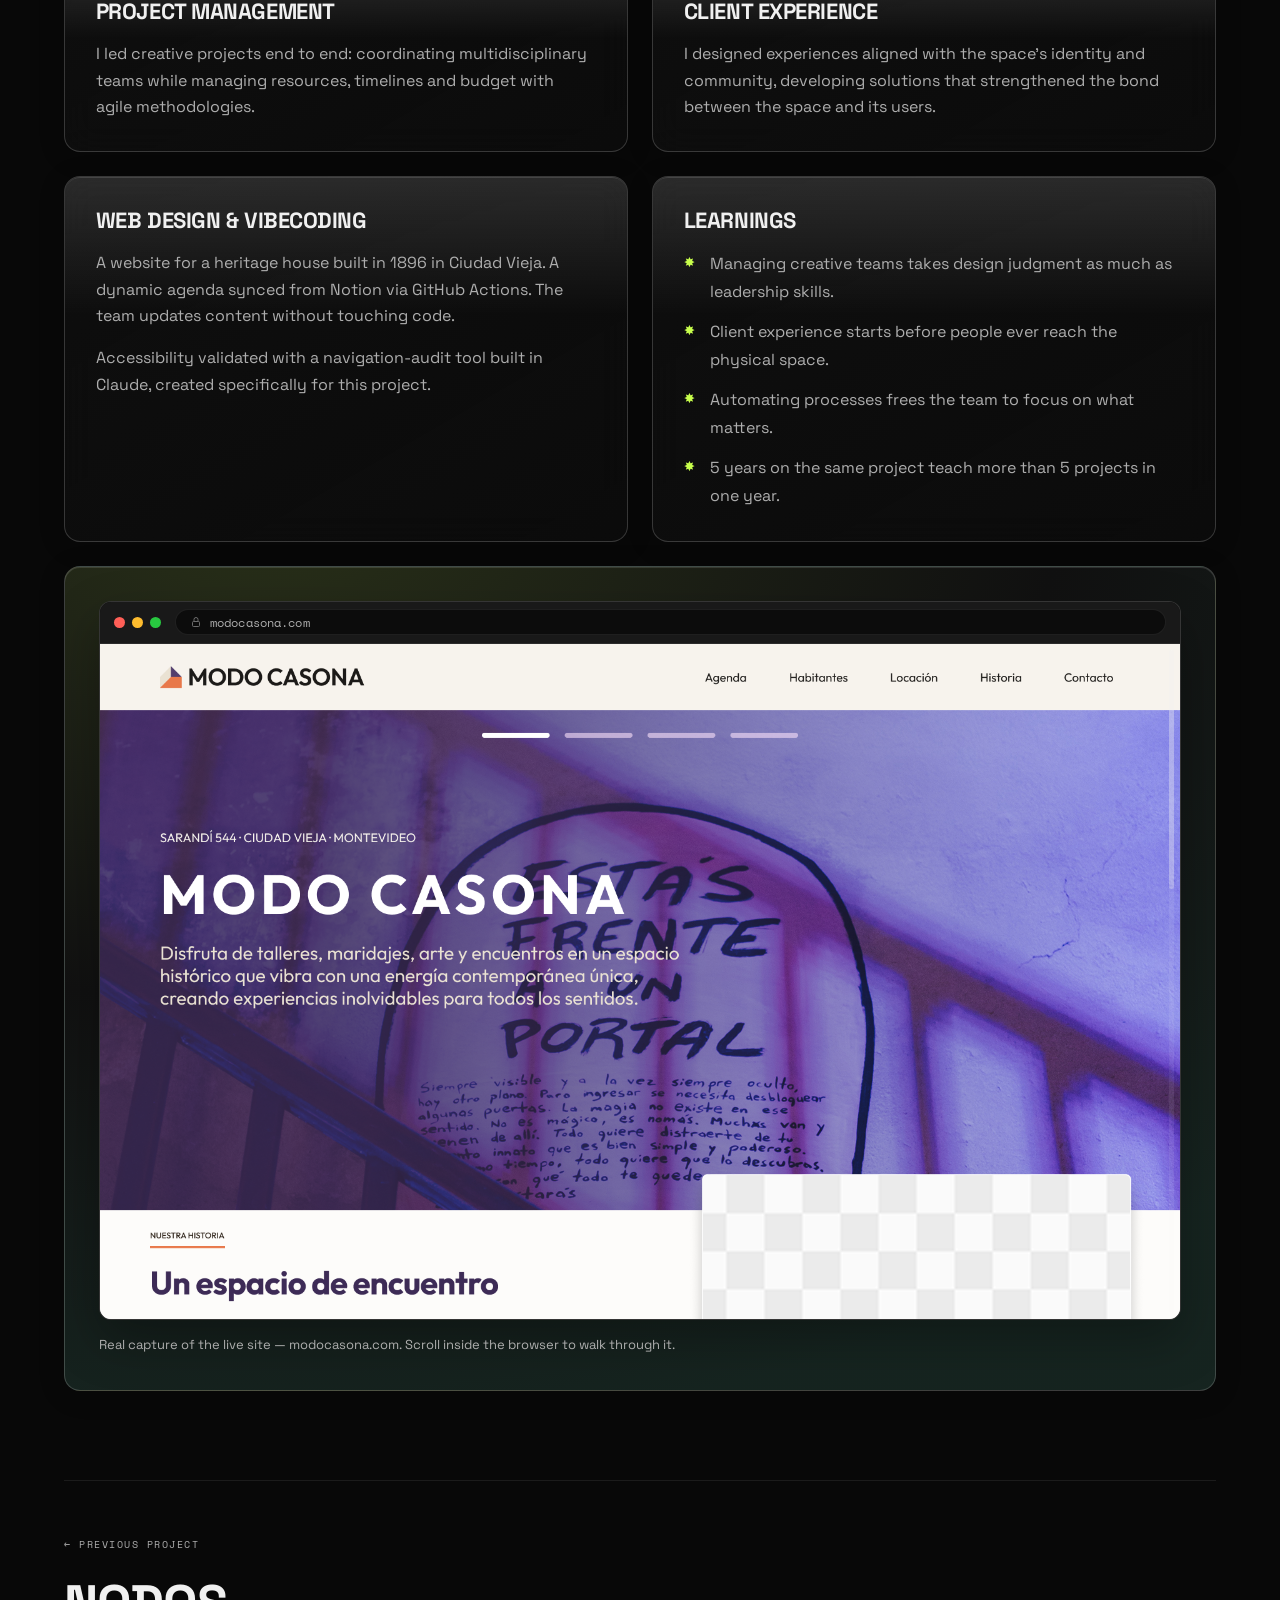
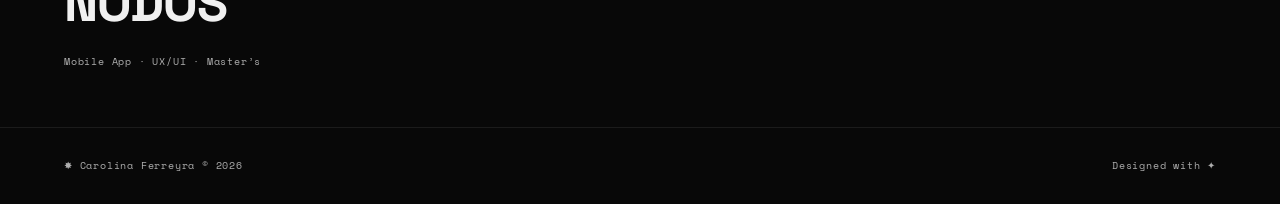
<file: casona.html>
<!DOCTYPE html>
<html lang="en" data-theme="dark">
<head>
<meta charset="UTF-8">
<meta name="viewport" content="width=device-width, initial-scale=1.0">
<title>Modo Casona — Carolina Ferreyra</title>
<meta name="description" content="Modo Casona — Creative Project Management and web design for a cultural center in Montevideo. 5 years leading teams, events and community.">
<meta property="og:title" content="Modo Casona — Carolina Ferreyra">
<meta property="og:description" content="Creative Project Management and web design for a cultural center in Montevideo. 5 years leading teams, events and community.">
<meta property="og:image" content="https://carolinaferreyra.space/assets/og-image.jpg">
<meta property="og:url" content="https://carolinaferreyra.space/casona.html">
<meta property="og:site_name" content="Carolina Ferreyra">
<meta property="og:type" content="website">
<meta name="twitter:card" content="summary_large_image">
<meta name="author" content="Carolina Ferreyra">
<link rel="canonical" href="https://carolinaferreyra.space/casona.html">
<link rel="icon" type="image/svg+xml" href="assets/logo/favicon.svg">
<link rel="stylesheet" href="styles.css">
<script type="application/ld+json">
{
  "@context": "https://schema.org",
  "@type": "CreativeWork",
  "name": "Modo Casona",
  "description": "Creative Project Management and web design for a cultural center in Montevideo. 5 years leading teams, events and community.",
  "author": {
    "@type": "Person",
    "name": "Carolina Ferreyra"
  },
  "url": "https://carolinaferreyra.space/casona.html",
  "keywords": "CX Management, Web Design, Vibecoding, Cultural Center"
}
</script>
<script src="case-data.js"></script>
<style>

  @keyframes cf-fu { from { opacity: 0; transform: translateY(18px); } to { opacity: 1; transform: none; } }
  @media (hover: hover) and (pointer: fine) { body { cursor: none; } }
  @media (hover: none), (pointer: coarse) { #cf-cur-dot, #cf-cur-ring { display: none !important; } }
  @media (max-width: 900px) { #cf-nav-links { display: none !important; } }

</style>
<script>(function(){var t=localStorage.getItem('cf_tpl_theme');if(t)document.documentElement.setAttribute('data-theme',t);})();</script>
</head>
<body>
<div id="cf-cur-dot" aria-hidden="true" style="position:fixed;top:0;left:0;width:8px;height:8px;border-radius:50%;background:#fff;mix-blend-mode:difference;pointer-events:none;z-index:9999;transform:translate(-50%,-50%);"></div>
<div id="cf-cur-ring" aria-hidden="true" style="position:fixed;top:0;left:0;width:13px;height:13px;border-radius:50%;border:1.5px solid var(--border-strong);pointer-events:none;z-index:9998;transform:translate(-50%,-50%);opacity:0;transition:width .24s var(--ease-ring),height .24s var(--ease-ring),opacity .2s;"></div>

<div id="cf-sky" class="cf-sky" aria-hidden="true">
  <div class="cf-sky__sun"></div>
  <div class="cf-sky__moon"></div>
  <div class="cf-sky__clouds" id="cf-clouds"></div>
  <div class="cf-sky__stars" id="cf-stars"></div>
  <div class="cf-shooting" style="top:16%;left:60%;"></div>
</div>

<nav id="cf-nav" aria-label="Main" style="position:fixed;top:0;left:0;right:0;z-index:100;display:flex;align-items:center;justify-content:space-between;padding:20px var(--gutter);background:color-mix(in srgb, var(--bg) 88%, transparent);backdrop-filter:blur(14px);-webkit-backdrop-filter:blur(14px);border-bottom:1px solid var(--border);">
  <a href="index.html" id="cf-logo" style="font-family:var(--font-mono);font-size:13px;font-weight:700;letter-spacing:.08em;text-transform:uppercase;display:inline-flex;align-items:center;gap:7px;">CF <span style="color:var(--accent);">✦</span></a>
  <ul id="cf-nav-links" style="display:flex;gap:36px;list-style:none;">
    <li><a class="cf-navlink" href="index.html#cf-works" style="font-family:var(--font-mono);font-size:11px;letter-spacing:.12em;text-transform:uppercase;color:var(--text-muted);display:flex;align-items:center;gap:7px;transition:color .2s;"><span style="color:var(--accent);font-size:10px;">00</span> <span data-k="nav_works">Trabajos</span></a></li>
    <li><a class="cf-navlink" href="index.html#cf-about" style="font-family:var(--font-mono);font-size:11px;letter-spacing:.12em;text-transform:uppercase;color:var(--text-muted);display:flex;align-items:center;gap:7px;transition:color .2s;"><span style="color:var(--accent);font-size:10px;">01</span> <span data-k="nav_about">Sobre mí</span></a></li>
    <li><a class="cf-navlink" href="index.html#cf-contact" style="font-family:var(--font-mono);font-size:11px;letter-spacing:.12em;text-transform:uppercase;color:var(--text-muted);display:flex;align-items:center;gap:7px;transition:color .2s;"><span style="color:var(--accent);font-size:10px;">02</span> <span data-k="nav_contact">Contacto</span></a></li>
  </ul>
  <div style="display:flex;align-items:center;gap:13px;">
    <a class="cf-btn cf-btn--sm" href="https://app.notion.com/p/carolina-ferreyra/Carolina-Ferreyra-04e3e8ecbef94b14a1a25b7388e45011?source=copy_link" target="_blank" rel="noopener noreferrer"><span data-k="c_cv">Ver CV</span> ↗</a>
    <button id="cf-theme" class="cf-daynight" aria-label="Cambiar tema día / noche" title="Día / Noche">
      <span class="cf-daynight__deco" aria-hidden="true"><i class="c1"></i><i class="c2"></i><i class="s1"></i><i class="s2"></i><i class="s3"></i></span>
      <span class="cf-daynight__thumb" aria-hidden="true"></span>
    </button>
    <div class="cf-seg" role="group" aria-label="Language">
      <button id="cf-lang-es" class="cf-seg__btn" data-lang="es">ES</button>
      <button id="cf-lang-en" class="cf-seg__btn is-active" data-lang="en">EN</button>
    </div>
  </div>
</nav>

<nav class="cf-botnav" aria-label="Acciones rápidas">
  <a class="cf-botnav__item" href="https://app.notion.com/p/carolina-ferreyra/Carolina-Ferreyra-04e3e8ecbef94b14a1a25b7388e45011?source=copy_link" target="_blank" rel="noopener noreferrer">
    <span class="cf-botnav__ico" aria-hidden="true"><svg viewBox="0 0 24 24" fill="none" stroke="currentColor" stroke-width="1.8" stroke-linecap="round" stroke-linejoin="round"><path d="M14 3H7a2 2 0 0 0-2 2v14a2 2 0 0 0 2 2h10a2 2 0 0 0 2-2V8z"></path><path d="M14 3v5h5"></path><path d="M9 13h6M9 17h6"></path></svg></span>
    <span class="cf-botnav__lbl">CV</span>
  </a>
  <button class="cf-botnav__item cf-botnav__menu" id="cf-botmenu-btn" aria-expanded="false" aria-controls="cf-botmenu" aria-label="Menú">
    <span class="cf-botnav__ico cf-botnav__ico--lg cf-botburger" aria-hidden="true"><i></i><i></i><i></i></span>
  </button>
  <a class="cf-botnav__item" href="https://www.linkedin.com/in/carolina-ferreyra/" target="_blank" rel="noopener noreferrer">
    <span class="cf-botnav__ico" aria-hidden="true"><svg viewBox="0 0 24 24" fill="currentColor"><path d="M4.98 3.5a2.5 2.5 0 1 1 0 5 2.5 2.5 0 0 1 0-5zM3 9h4v12H3zM9 9h3.8v1.7h.05c.53-1 1.83-2.05 3.77-2.05 4.03 0 4.78 2.65 4.78 6.1V21h-4v-5.4c0-1.3-.02-2.96-1.8-2.96-1.8 0-2.08 1.4-2.08 2.86V21H9z"></path></svg></span>
    <span class="cf-botnav__lbl">LinkedIn</span>
  </a>
</nav>
<div class="cf-botscrim" id="cf-botscrim" hidden></div>
<div class="cf-botmenu" id="cf-botmenu" role="menu" aria-hidden="true">
  <a class="cf-botmenu__link" role="menuitem" href="index.html#cf-works" data-k="nav_works">Trabajos</a>
  <a class="cf-botmenu__link" role="menuitem" href="index.html#cf-about" data-k="nav_about">Sobre mí</a>
  <a class="cf-botmenu__link" role="menuitem" href="index.html#cf-contact" data-k="nav_contact">Contacto</a>
  <div class="cf-botmenu__lang cf-seg" role="group" aria-label="Idioma">
    <button class="cf-seg__btn cf-blang" data-lang="es">ES</button>
    <button class="cf-seg__btn cf-blang is-active" data-lang="en">EN</button>
  </div>
</div>

<main id="cf-case" style="position:relative;z-index:1;">
  <header class="cf-case-wrap">
    <div class="cf-case-hero">
      <p class="cf-case-kicker"><span id="cf-c-index">— 01</span> · <span id="cf-c-kicker"></span></p>
      <h1 class="cf-case-title" id="cf-c-title">Project</h1>
      <div class="cf-case-intro">
        <div>
          <p class="cf-case-lede" id="cf-c-lede"></p>
          <div class="cf-case-tags" id="cf-c-tags" aria-hidden="true"></div>
        </div>
        <div class="cf-case-meta" id="cf-c-meta"></div>
      </div>
    </div>
  </header>

  <section class="cf-case-wrap">
    <div class="cf-case-overview">
      <span class="cf-case-overview__tag">✦ <span data-k="overview">Overview</span></span>
      <p class="cf-case-overview__text" id="cf-c-overview"></p>
    </div>
  </section>

  <section class="cf-case-wrap">
    <div class="cf-case-body" id="cf-c-blocks"></div>
  </section>

  <nav class="cf-case-wrap" aria-label="Project navigation">
    <div class="cf-case-foot" id="cf-c-foot"></div>
  </nav>
</main>

<div id="cf-lightbox" class="cf-lightbox" role="dialog" aria-modal="true" aria-label="Imagen ampliada">
  <button class="cf-lightbox__close" id="cf-lb-close" aria-label="Cerrar">✕</button>
  <button class="cf-lightbox__nav cf-lightbox__nav--prev" id="cf-lb-prev" aria-label="Anterior">‹</button>
  <figure class="cf-lightbox__stage">
    <img id="cf-lb-img" alt="">
    <figcaption class="cf-lightbox__cap" id="cf-lb-cap"></figcaption>
  </figure>
  <button class="cf-lightbox__nav cf-lightbox__nav--next" id="cf-lb-next" aria-label="Siguiente">›</button>
  <span class="cf-lightbox__count" id="cf-lb-count"></span>
</div>

<footer style="position:relative;z-index:1;padding:30px var(--gutter);border-top:1px solid var(--border);display:flex;justify-content:space-between;align-items:center;flex-wrap:wrap;gap:12px;">
  <span style="font-family:var(--font-mono);font-size:10px;letter-spacing:.08em;color:var(--text-muted);"><span aria-hidden="true">✸ </span>Carolina Ferreyra © 2026</span>
  <span style="font-family:var(--font-mono);font-size:10px;letter-spacing:.08em;color:var(--text-muted);" data-k="f_made">Diseñado con ✦</span>
</footer>
<script>
class Component {
  renderVals() { return {}; }

  componentDidMount() {
    this.props = {};
    document.documentElement.style.background = 'var(--bg)';
    document.body.style.background = 'var(--bg)';
    document.body.style.color = 'var(--text)';
    this.reduce = matchMedia('(prefers-reduced-motion: reduce)').matches;
    const qs = new URLSearchParams(location.search);
    this.id = 'casona';
    this.lang = qs.get('lang') || localStorage.getItem('cf_tpl_lang') || 'en';
    this.theme = qs.get('theme') || localStorage.getItem('cf_tpl_theme') || 'dark';
    this.CASES = window.CF_CASES || {};
    this.NAV = { es:{nav_works:'Trabajos',nav_about:'Sobre mí',nav_contact:'Contacto',c_cv:'Ver CV',overview:'Overview',f_made:'Diseñado con ✦'},
                 en:{nav_works:'Works',nav_about:'About',nav_contact:'Contact',c_cv:'View CV',overview:'Overview',f_made:'Designed with ✦'} };
    this.applyAccent();
    this.applyTheme(this.theme);
    this.initSky();
    this.render();
    this.applyLang(this.lang);
    this.bindToggles();
    this.initBotnav();
    this.initCursor();
    this.initNav();
    this.initLightbox();
  }

  bindThumbs() {
    document.querySelectorAll('.cf-thumb, .cf-3d-expand, .cf-browser__expand, .cf-screen').forEach(btn => {
      if (btn._lb) return; btn._lb = true;
      btn.addEventListener('click', () => this.openLightbox(+btn.dataset.idx));
    });
    this.init3D();
    this.initDeckCompare();
    this.initCompareHint();
    this.initBrowserSvg();
    this.initParallax();
    this.initPhones();
    this.initDesktop();
  }

  // Figma stripped the embedded rasters from these SVG exports — fill those
  // image regions with a soft brand-tinted placeholder so they don't read as broken.
  fillSvgImages(txt) {
    const grad = '<defs><linearGradient id="cf-imgfill" x1="0" y1="0" x2="1" y2="1"><stop offset="0" stop-color="#dcefe8"/><stop offset="1" stop-color="#f6e2ee"/></linearGradient></defs>';
    txt = txt.replace(/<svg([^>]*)>/, (m, a) => `<svg${a}>${grad}`);
    txt = txt.replace(/url\(#pattern[0-9A-Za-z_]+\)/g, 'url(#cf-imgfill)');
    return txt;
  }

  initPhones() {
    document.querySelectorAll('.cf-phone__page').forEach((page) => {
      if (page._init) return; page._init = true;
      if (this.reduce) return;
      const screen = page.closest('.cf-phone__scroll') || page.parentElement;
      const getMax = () => Math.max(0, page.offsetHeight - screen.clientHeight) * 0.92; // stop short of the footer
      const start = () => this.attachScroll(screen, page, getMax, { secs: 13 });
      if (page.complete && page.naturalHeight) start();
      else page.addEventListener('load', start, { once: true });
    });
  }

  // Shared auto-scroll for the browser / phone mockups. Waits `startDelay` of no
  // interaction, then gently ping-pongs the page. Hovering freezes it and lets the
  // viewer scroll manually (wheel / touch); leaving re-arms the idle timer.
  attachScroll(el, mover, getMax, opts) {
    opts = opts || {};
    const secs = opts.secs || 18, startDelay = opts.startDelay || 4000, dwell = opts.dwell || 1400;
    const onFrame = opts.onFrame || null;
    let pos = 0, dir = 1, hovering = false, dwellUntil = 0, last = performance.now(), lastInteract = performance.now();
    el.addEventListener('mouseenter', () => { hovering = true; });
    el.addEventListener('mouseleave', () => { hovering = false; lastInteract = performance.now(); });
    el.addEventListener('wheel', (e) => {
      const max = getMax(); if (!max) return;
      if ((e.deltaY < 0 && pos <= 0.0005) || (e.deltaY > 0 && pos >= 0.9995)) return; // at an edge — let the page scroll through
      e.preventDefault();
      pos = Math.max(0, Math.min(1, pos + e.deltaY / max));
      lastInteract = performance.now();
    }, { passive: false });
    let ty = 0;
    el.addEventListener('touchstart', (e) => { ty = e.touches[0].clientY; lastInteract = performance.now(); }, { passive: true });
    el.addEventListener('touchmove', (e) => {
      const max = getMax(); if (!max) return;
      const cy = e.touches[0].clientY; pos = Math.max(0, Math.min(1, pos + (ty - cy) / max)); ty = cy;
      lastInteract = performance.now();
    }, { passive: true });
    const tick = (now) => {
      const dt = Math.min(0.05, (now - last) / 1000); last = now;
      if (!el.dataset.freeze && !hovering && (now - lastInteract > startDelay) && now >= dwellUntil) {
        pos += dir * dt / secs;
        if (pos >= 1) { pos = 1; dir = -1; dwellUntil = now + dwell; }
        else if (pos <= 0) { pos = 0; dir = 1; dwellUntil = now + dwell; }
      }
      const max = getMax();
      mover.style.transform = `translateY(${(-pos * max).toFixed(1)}px)`;
      if (onFrame) onFrame(pos, max);
      requestAnimationFrame(tick);
    };
    requestAnimationFrame(tick);
  }

  // Turn the low-fi → hi-fi deck into a draggable before/after slider. The
  // ambient auto-wipe runs until the user grabs it, then they control the split.
  initDeckCompare() {
    document.querySelectorAll('.cf-deck, .cf-pcompare').forEach(deck => {
      if (deck._cmp) return; deck._cmp = true;
      const view = deck.querySelector('.cf-deck__view, .cf-pcompare__view');
      if (!view) return;
      const set = (clientX) => {
        const r = view.getBoundingClientRect();
        let p = (clientX - r.left) / r.width * 100;
        p = Math.max(2, Math.min(98, p));
        deck.style.setProperty('--split', p + '%');
      };
      const down = (e) => {
        deck.classList.add('is-grab');
        set(e.clientX);
        const move = (ev) => set(ev.clientX);
        const up = () => { removeEventListener('pointermove', move); removeEventListener('pointerup', up); };
        addEventListener('pointermove', move);
        addEventListener('pointerup', up);
        e.preventDefault();
      };
      view.addEventListener('pointerdown', down);
    });
  }

  // Brief idle nudge so the viewer learns the divider is draggable. Plays once
  // per slider when it scrolls into view; skipped if the user already grabbed it.
  initCompareHint() {
    if (this.reduce) return;
    if (this._hintIO) this._hintIO.disconnect();
    this._hintIO = new IntersectionObserver((ents) => {
      ents.forEach(e => {
        if (!e.isIntersecting || e.target._hinted) return;
        e.target._hinted = true;
        if (e.target.classList.contains('is-grab')) return;
        e.target.classList.add('is-hint');
        e.target.addEventListener('animationend', () => e.target.classList.remove('is-hint'), { once: true });
      });
    }, { threshold: 0.55 });
    document.querySelectorAll('.cf-pcompare').forEach(el => this._hintIO.observe(el));
  }

  initDesktop() {
    document.querySelectorAll('.cf-deck__view[data-dsvg]').forEach(view => {
      if (view._init) return; view._init = true;
      fetch(view.dataset.dsvg).then(r => r.text()).then(txt => {
        txt = this.fillSvgImages(txt);
        const base = view.querySelector('.cf-deck__base'), lofi = view.querySelector('.cf-deck__lofi');
        if (base && !view.dataset.hifi) base.innerHTML = txt;
        if (lofi) lofi.innerHTML = txt;
        [base, lofi].forEach(l => { const s = l && l.querySelector('svg'); if (s) { s.removeAttribute('width'); s.removeAttribute('height'); } });
      }).catch(() => {});
    });
  }

  initParallax() {
    if (this._plxInit || this.reduce) return; this._plxInit = true;
    const cards = [...document.querySelectorAll('.cf-case-block')];
    const txt = document.querySelector('.cf-case-overview__text');
    const tag = document.querySelector('.cf-case-overview__tag');
    cards.forEach(c => c.style.willChange = 'transform');
    [txt, tag].forEach(e => { if (e) e.style.willChange = 'transform'; });
    const speeds = [0, 0.055, 0.028];
    const clamp = (v, m) => Math.max(-m, Math.min(m, v));
    let ticking = false;
    const update = () => {
      ticking = false;
      const mid = innerHeight / 2;
      cards.forEach((c, i) => {
        const sp = speeds[i % 3];
        if (!sp) { c.style.transform = ''; return; }
        const r = c.getBoundingClientRect();
        const delta = (r.top + r.height / 2) - mid;
        c.style.transform = `translateY(${clamp(-delta * sp, 70).toFixed(1)}px)`;
      });
      if (txt) { const r = txt.getBoundingClientRect(); const d = (r.top + r.height / 2) - mid; const o = clamp(-d * 0.16, 90); txt.style.transform = `translateY(${o.toFixed(1)}px)`; if (tag) tag.style.transform = `translateY(${(o * 0.55).toFixed(1)}px)`; }
    };
    const onScroll = () => { if (!ticking) { ticking = true; requestAnimationFrame(update); } };
    addEventListener('scroll', onScroll, { passive: true });
    addEventListener('resize', onScroll, { passive: true });
    update();
  }

  async initBrowserSvg() {
    const pages = document.querySelectorAll('.cf-browser__page[data-svg]');
    for (const page of pages) {
      if (page._svgInit) continue; page._svgInit = true;
      try {
        const txt = await (await fetch(page.dataset.svg)).text();
        page.innerHTML = txt;
      } catch (e) { continue; }
      const svg = page.querySelector('svg');
      if (!svg) continue;
      svg.removeAttribute('width'); svg.removeAttribute('height');

      // Re-insert the Barcelona map (Figma dropped the embedded raster) as a layer over the empty map area
      if (page.dataset.map) {
        const layer = document.createElement('div');
        layer.className = 'cf-map-layer';
        layer.style.cssText = 'left:24.844%;top:10.829%;width:72.891%;height:30.146%;';
        const mimg = document.createElement('img');
        mimg.src = page.dataset.map; mimg.alt = '';
        layer.appendChild(mimg);
        page.appendChild(layer);
      }
      const paths = svg.querySelectorAll('path');
      const view = page.closest('.cf-browser__view');
      const thumb = view.querySelector('.cf-browser__scrollbar i');
      const card = page.closest('.cf-browser');

      // identify chart elements by document order
      const barIdx = [560,562,564,566,568,570,572,574,576,578, 598,600,602,604,606,608,610,612,614,616];
      const lineIdx = [684,692,700,708,716,723,731,739,769];
      const bars = barIdx.map(i => paths[i]).filter(Boolean);
      const lines = lineIdx.map(i => paths[i]).filter(Boolean);
      bars.forEach(b => { b.style.transformBox = 'fill-box'; b.style.transformOrigin = 'bottom'; b.style.transform = 'scaleY(0)'; });
      const lineLens = lines.map(l => { let L = 0; try { L = l.getTotalLength(); } catch (_) {} l.style.strokeDasharray = L; l.style.strokeDashoffset = L; return L; });

      if (this.reduce) {
        bars.forEach(b => b.style.transform = 'scaleY(1)');
        lines.forEach(l => l.style.strokeDashoffset = 0);
        continue;
      }

      const VB = 2547, clamp = (v,a,b) => Math.max(a, Math.min(b, v));
      const easeInOut = x => x < 0.5 ? 2*x*x : 1 - Math.pow(-2*x+2,2)/2;
      // scroll position 0..1 over the cycle (top → bottom → top with dwells)
      const sOf = t => {
        if (t < 0.06) return 0;
        if (t < 0.46) return easeInOut((t-0.06)/0.40);
        if (t < 0.56) return 1;
        if (t < 0.96) return 1 - easeInOut((t-0.56)/0.40);
        return 0;
      };
      const getMax = () => { const Hp = page.offsetHeight || (view.clientWidth * VB / 1590); return Math.max(0, Hp - view.clientHeight); };
      this.attachScroll(view, page, getMax, { secs: 20, onFrame: (pos, maxPx) => {
        if (thumb) thumb.style.top = (pos * 64).toFixed(2) + '%';
        const Hp = page.offsetHeight || (view.clientWidth * VB / 1590), Hv = view.clientHeight;
        const reveal = (cVb) => clamp((Hv - ((cVb/VB)*Hp - pos*maxPx)) / (Hv*0.55), 0, 1);
        const pb = reveal(1255), pl = reveal(1670);
        bars.forEach((b,i) => { const d = i*0.025; const v = clamp((pb-d)/(1-d||1),0,1); b.style.transform = `scaleY(${easeInOut(v).toFixed(3)})`; });
        lines.forEach((l,i) => { const d = i*0.04; const v = clamp((pl-d)/(1-d||1),0,1); l.style.strokeDashoffset = (lineLens[i]*(1-easeInOut(v))).toFixed(1); });
      }});
    }
  }

  init3D() {
    document.querySelectorAll('.cf-case-showcase').forEach(sc => {
      if (sc._3d) return; sc._3d = true;
      const obj = sc.querySelector('.cf-3d-obj');
      if (!obj) return;
      const reduce = this.reduce;
      let rx = 0, ry = 0, trx = 0, try_ = 0, raf = null, dragging = false, lx = 0, ly = 0;
      const clamp = (v, m) => Math.max(-m, Math.min(m, v));
      const paint = () => { obj.style.transform = `rotateX(${rx.toFixed(2)}deg) rotateY(${ry.toFixed(2)}deg)`; };
      const loop = () => {
        rx += (trx - rx) * 0.12; ry += (try_ - ry) * 0.12; paint();
        if (dragging || Math.abs(trx - rx) > 0.04 || Math.abs(try_ - ry) > 0.04) raf = requestAnimationFrame(loop);
        else raf = null;
      };
      const kick = () => { if (reduce) { rx = trx; ry = try_; paint(); return; } if (!raf) raf = requestAnimationFrame(loop); };
      sc.addEventListener('pointerdown', e => {
        if (e.target.closest('.cf-3d-expand')) return;
        dragging = true; lx = e.clientX; ly = e.clientY; sc.classList.add('is-grab');
        try { sc.setPointerCapture(e.pointerId); } catch (_) {}
      });
      sc.addEventListener('pointermove', e => {
        if (!dragging) return;
        const dx = e.clientX - lx, dy = e.clientY - ly; lx = e.clientX; ly = e.clientY;
        try_ = clamp(try_ + dx * 0.45, 40); trx = clamp(trx - dy * 0.45, 26); kick();
      });
      const end = () => { dragging = false; sc.classList.remove('is-grab'); };
      sc.addEventListener('pointerup', end);
      sc.addEventListener('pointercancel', end);
      sc.addEventListener('mousemove', e => {
        if (dragging) return;
        const r = sc.getBoundingClientRect();
        const px = (e.clientX - r.left) / r.width - 0.5, py = (e.clientY - r.top) / r.height - 0.5;
        try_ = px * 26; trx = -py * 15; kick();
      });
      sc.addEventListener('mouseleave', () => { if (dragging) return; trx = 0; try_ = 0; kick(); });
      paint();
    });
  }

  initLightbox() {
    if (this._lbInit) return; this._lbInit = true;
    const lb = document.getElementById('cf-lightbox');
    document.getElementById('cf-lb-close').addEventListener('click', () => this.closeLightbox());
    document.getElementById('cf-lb-prev').addEventListener('click', () => this.stepLightbox(-1));
    document.getElementById('cf-lb-next').addEventListener('click', () => this.stepLightbox(1));
    lb.addEventListener('click', e => { if (e.target === lb) this.closeLightbox(); });
    addEventListener('keydown', e => {
      if (!lb.classList.contains('is-open')) return;
      if (e.key === 'Escape') this.closeLightbox();
      else if (e.key === 'ArrowRight') this.stepLightbox(1);
      else if (e.key === 'ArrowLeft') this.stepLightbox(-1);
    });
  }

  openLightbox(idx) {
    if (!this.imgs || !this.imgs.length) return;
    this.lbIdx = idx;
    this.paintLightbox();
    document.getElementById('cf-lightbox').classList.add('is-open');
    document.body.style.overflow = 'hidden';
  }
  stepLightbox(dir) {
    const n = this.imgs.length;
    this.lbIdx = (this.lbIdx + dir + n) % n;
    this.paintLightbox();
  }
  paintLightbox() {
    const it = this.imgs[this.lbIdx];
    document.getElementById('cf-lb-img').src = it.src;
    document.getElementById('cf-lb-img').alt = it.alt || '';
    document.getElementById('cf-lb-cap').textContent = it.alt || '';
    document.getElementById('cf-lb-count').textContent = (this.lbIdx + 1) + ' / ' + this.imgs.length;
    const multi = this.imgs.length > 1;
    document.getElementById('cf-lb-prev').style.display = multi ? '' : 'none';
    document.getElementById('cf-lb-next').style.display = multi ? '' : 'none';
    document.getElementById('cf-lb-count').style.display = multi ? '' : 'none';
  }
  closeLightbox() {
    document.getElementById('cf-lightbox').classList.remove('is-open');
    document.body.style.overflow = '';
  }

  applyAccent() {
    const a = this.props.accent;
    // Only override when the user actually customised the accent — keep the
    // per-theme tokens otherwise (light mode keeps its success-blue).
    if (a && Array.isArray(a) && a[0] && a[0].toLowerCase() !== '#c8ff4c') {
      document.documentElement.style.setProperty('--lime-500', a[0]);
      if (a[1]) document.documentElement.style.setProperty('--mint-500', a[1]);
    }
  }

  data() { return this.CASES[this.id] || this.CASES.datalog; }

  render() {
    const d = this.data(); if (!d) return;
    const L = this.lang;
    document.getElementById('cf-c-index').textContent = '— ' + d.index;
    document.getElementById('cf-c-title').textContent = d.title;
    document.title = d.title + ' — Carolina Ferreyra';
    // tags
    document.getElementById('cf-c-tags').innerHTML = d.tags.map(t => `<span class="cf-tag">${t}</span>`).join('');
    // meta
    document.getElementById('cf-c-meta').innerHTML = d.meta.map(m => `
      <div class="cf-case-meta__row"><span class="cf-case-meta__l">${m.l[L]}</span><span class="cf-case-meta__v">${m.v[L]}</span></div>`).join('');
    // blocks — text in glass cards; consecutive images grouped into a thumbnail gallery (→ lightbox)
    this.imgs = [];
    d.blocks.forEach(b => {
      if (b.browser && b.full) this.imgs.push({ src: b.browser, alt: (b.alt && b.alt[L]) || '' });
      else if (b.browser) this.imgs.push({ src: b.browser, alt: (b.alt && b.alt[L]) || '' });
      else if (b.grid) b.grid.forEach(g => this.imgs.push({ src: g.src, alt: (g.label && g.label[L]) || '' }));
      else if (b.img) this.imgs.push({ src: b.img, alt: (b.alt && b.alt[L]) || '' });
    });
    const blocks = d.blocks;
    let out = '', i = 0, imgIdx = 0;
    while (i < blocks.length) {
      const b = blocks[i];
      if (b.phones) {
        const pos = ['cf-phone--l', 'cf-phone--c', 'cf-phone--r'];
        const dels = ['0s', '-2.2s', '-4.4s'];
        out += '<div class="cf-phones">';
        b.phones.forEach((ph, k) => {
          out += `<div class="cf-phone ${pos[k] || ''}"><div class="cf-phone__bezel" style="--del:${dels[k] || '0s'}"><div class="cf-phone__screen"><img class="cf-phone__page" src="${ph.src}" alt="" loading="lazy"><span class="cf-phone__glare"></span></div></div></div>`;
        });
        out += '</div>';
        i++;
      } else if (b.desktop) {
        out += `<div class="cf-deck"><div class="cf-deck__frame"><div class="cf-deck__chrome"><div class="cf-deck__dots"><i></i><i></i><i></i></div><div class="cf-deck__url">${b.url || ''}</div></div><div class="cf-deck__view" data-dsvg="${b.desktop}"${b.hifi ? ` data-hifi="${b.hifi}"` : ''}><div class="cf-deck__layer cf-deck__base">${b.hifi ? `<img src="${b.hifi}" alt="${(b.alt && b.alt[L]) || ''}" style="display:block;width:100%">` : ''}</div><div class="cf-deck__layer cf-deck__lofi"></div><div class="cf-deck__divider"><i></i><i></i></div><span class="cf-deck__tag cf-deck__tag--lo">${b.lo ? b.lo[L] : 'Low-fi'}</span><span class="cf-deck__tag cf-deck__tag--hi">${b.hi ? b.hi[L] : 'Hi-fi'}</span></div></div>${b.caption ? `<span class="cf-phone__label" style="margin-top:18px">${b.caption[L]}</span>` : ''}</div>`;
        i++;
      } else if (b.browser && b.full) {
        const idx = imgIdx++;
        const url = b.url || '';
        out += `<div class="cf-browser cf-browser--full"><div class="cf-browser__frame"><div class="cf-browser__chrome"><div class="cf-browser__dots"><i></i><i></i><i></i></div><div class="cf-browser__url"><svg viewBox="0 0 24 24" fill="none" stroke="currentColor" stroke-width="2"><rect x="5" y="11" width="14" height="10" rx="2"></rect><path d="M8 11V7a4 4 0 0 1 8 0v4"></path></svg>${url}</div></div><div class="cf-browser__view"><img class="cf-browser__page" src="${b.browser}" alt="${(b.alt && b.alt[L]) || ''}" loading="lazy"></div></div><button class="cf-browser__expand" data-idx="${idx}" aria-label="Ampliar imagen">⤢</button></div>`;
        i++;
      } else if (b.grid) {
        out += '<div class="cf-screengrid">';
        b.grid.forEach(g => {
          const idx = imgIdx++;
          out += `<button class="cf-screen" data-idx="${idx}" aria-label="Ampliar imagen"><span class="cf-screen__phone"><img src="${g.src}" alt="${(g.label && g.label[L]) || ''}" loading="lazy"></span>${g.label ? `<span class="cf-screen__label">${g.label[L]}</span>` : ''}</button>`;
        });
        out += '</div>';
        i++;
      } else if (b.compares || b.compare) {
        const list = b.compares || [b.compare];
        const loD = L === 'es' ? 'Baja' : 'Low-fi', hiD = L === 'es' ? 'Alta' : 'Hi-fi';
        out += `<div class="cf-pcompareset"><div class="cf-pcompareset__grid${list.length === 1 ? ' cf-pcompareset__grid--one' : ''}">`;
        list.forEach(c => {
          const loT = c.loLabel ? c.loLabel[L] : loD, hiT = c.hiLabel ? c.hiLabel[L] : hiD;
          out += `<div class="cf-pcompare" role="group" aria-label="${(c.alt && c.alt[L]) || ''} — ${loT} / ${hiT}"><div class="cf-pcompare__phone"><div class="cf-pcompare__view"><div class="cf-pcompare__layer cf-pcompare__base"><img src="${c.hi}" alt="${(c.alt && c.alt[L]) || ''}" loading="lazy" decoding="async"></div><div class="cf-pcompare__layer cf-pcompare__lofi"><img src="${c.lo}" alt="" loading="lazy" decoding="async"></div><div class="cf-pcompare__divider" aria-hidden="true"><i></i><i></i></div><span class="cf-pcompare__tag cf-pcompare__tag--lo" aria-hidden="true">${loT}</span><span class="cf-pcompare__tag cf-pcompare__tag--hi" aria-hidden="true">${hiT}</span></div></div>${c.label ? `<span class="cf-pcompare__label">${c.label[L]}</span>` : ''}</div>`;
        });
        out += '</div>';
        const cap = b.caption || (b.compare && b.compare.caption);
        if (cap) out += `<span class="cf-pcompareset__cap">${cap[L]}</span>`;
        out += '</div>';
        i++;
      } else if (b.illustrations) {
        i++;
      } else if (b.browser) {
        const idx = imgIdx++;
        const url = b.url || 'datalog.barcelona';
        const isSvg = /\.svg($|\?)/i.test(b.browser);
        const mapAttr = b.map ? ` data-map="${b.map}"` : '';
        const page = isSvg
          ? `<div class="cf-browser__page" data-svg="${b.browser}"${mapAttr} role="img" aria-label="${(b.alt && b.alt[L]) || ''}"></div>`
          : `<img class="cf-browser__page" src="${b.browser}" alt="${(b.alt && b.alt[L]) || ''}" loading="lazy">`;
        const cap = b.caption ? b.caption[L] : '';
        out += `<div class="cf-browser${b.small ? ' cf-browser--sm' : ''}"><div class="cf-browser__frame"><div class="cf-browser__chrome"><div class="cf-browser__dots"><i></i><i></i><i></i></div><div class="cf-browser__url"><svg viewBox="0 0 24 24" fill="none" stroke="currentColor" stroke-width="2"><rect x="5" y="11" width="14" height="10" rx="2"></rect><path d="M8 11V7a4 4 0 0 1 8 0v4"></path></svg>${url}</div></div><div class="cf-browser__view" data-anim="${isSvg ? 'js' : 'on'}">${page}<div class="cf-browser__scrollbar"><i></i></div></div></div><button class="cf-browser__expand" data-idx="${idx}" aria-label="Ampliar imagen">⤢</button>${cap ? `<p class="cf-case-p" style="margin-top:14px;color:var(--text-muted);font-size:13px;">${cap}</p>` : ''}</div>`;
        i++;
      } else if (b.img && b.showcase) {
        const idx = imgIdx++;
        const hint = L === 'es' ? 'Arrastra para girar' : 'Drag to rotate';
        out += `<div class="cf-case-showcase"><div class="cf-3d-scene"><div class="cf-3d-obj"><img src="${b.img}" alt="${(b.alt && b.alt[L]) || ''}" loading="lazy"></div></div><button class="cf-3d-expand" data-idx="${idx}" aria-label="Ampliar imagen">⤢</button><span class="cf-3d-hint">↺ ${hint}</span></div>`;
        i++;
      } else if (b.img) {
        const group = [];
        while (i < blocks.length && blocks[i].img && !blocks[i].showcase) { group.push(blocks[i]); i++; }
        out += `<div class="cf-case-gallery${group.length === 1 ? ' cf-case-gallery--single' : ''}">`;
        group.forEach(g => {
          const idx = imgIdx++;
          out += `<button class="cf-thumb" data-idx="${idx}" aria-label="Ampliar imagen"><img src="${g.img}" alt="${(g.alt && g.alt[L]) || ''}" loading="lazy"><span class="cf-thumb__zoom" aria-hidden="true">⤢</span></button>`;
        });
        out += '</div>';
      } else if (b.quote) {
        out += `<blockquote class="cf-case-quote">${b.quote[L]}</blockquote>`;
        i++;
      } else {
        let html = '<div class="cf-case-block">';
        if (b.h) html += `<h2 class="cf-case-h">${b.h[L]}</h2>`;
        if (b.p) html += b.p[L].map(par => `<p class="cf-case-p">${par}</p>`).join('');
        if (b.list) html += `<ul class="cf-case-list">${b.list[L].map(li => `<li>${li}</li>`).join('')}</ul>`;
        html += '</div>';
        out += html;
        i++;
      }
    }
    document.getElementById('cf-c-blocks').innerHTML = out;
    // A text card left alone on its row spans the full width (2-col grid).
    let run = [];
    const flush = () => { if (run.length % 2 === 1) run[run.length - 1].classList.add('cf-case-block--full'); run = []; };
    [...document.getElementById('cf-c-blocks').children].forEach(k => {
      if (k.classList.contains('cf-case-block')) run.push(k); else flush();
    });
    flush();
    this.bindThumbs();
    this.renderFoot(d);
  }

  renderFoot(d) {
    const L = this.lang;
    const foot = document.getElementById('cf-c-foot');
    const prevTxt = L === 'es' ? 'Proyecto anterior' : 'Previous project';
    const nextTxt = L === 'es' ? 'Próximo proyecto' : 'Next project';
    const link = (proj, dir) => proj ? `
      <a class="cf-case-foot__link cf-case-foot__link--${dir}" href="${proj.id}.html">
        <span class="cf-case-foot__dir">${dir === 'prev' ? '← ' + prevTxt : nextTxt + ' →'}</span>
        <span class="cf-case-foot__name">${proj.title}</span>
        <span class="cf-case-foot__sub">${proj.sub[L]}</span>
      </a>` : `<div class="cf-case-foot__empty"></div>`;
    foot.innerHTML = link(d.prev, 'prev') + link(d.next, 'next');
    this.rebindCursor();
  }

  applyLang(l) {
    this.lang = l;
    localStorage.setItem('cf_tpl_lang', l);
    document.documentElement.lang = l;
    const t = this.NAV[l];
    document.querySelectorAll('[data-k]').forEach(el => { const k = el.dataset.k; if (t[k] !== undefined) el.textContent = t[k]; });
    const es = document.getElementById('cf-lang-es'), en = document.getElementById('cf-lang-en');
    if (es) es.classList.toggle('is-active', l === 'es');
    if (en) en.classList.toggle('is-active', l === 'en');
    document.querySelectorAll('.cf-blang').forEach(b => b.classList.toggle('is-active', b.dataset.lang === l));
    const d = this.data();
    document.getElementById('cf-c-kicker').textContent = d.kicker[l];
    document.getElementById('cf-c-lede').textContent = d.lede[l];
    document.getElementById('cf-c-overview').textContent = d.overview[l];
    this.render();
  }

  applyTheme(th) {
    this.theme = th;
    localStorage.setItem('cf_tpl_theme', th);
    document.documentElement.setAttribute('data-theme', th);
  }

  initSky() {
    const stars = document.getElementById('cf-stars');
    if (stars && !stars.childElementCount) {
      let html = '';
      const N = this.reduce ? 40 : 90;
      for (let i = 0; i < N; i++) {
        const big = Math.random() < 0.16;
        const x = (Math.random() * 100).toFixed(2);
        const y = (Math.random() * 72).toFixed(2);
        const tw = (2.2 + Math.random() * 3.6).toFixed(2);
        const dl = (Math.random() * 4).toFixed(2);
        html += `<span class="cf-star${big ? ' cf-star--lg' : ''}" style="left:${x}%;top:${y}%;--tw:${tw}s;--dl:${dl}s;"></span>`;
      }
      stars.innerHTML = html;
    }
    const clouds = document.getElementById('cf-clouds');
    if (clouds && !clouds.childElementCount) {
      const grad = '<svg width="0" height="0" style="position:absolute" aria-hidden="true"><defs>'
        + '<linearGradient id="cf-cloud-grad" x1="0" y1="0" x2="0" y2="1">'
        + '<stop offset="0" stop-color="#ffffff"/><stop offset="0.55" stop-color="#f2f7ff"/><stop offset="1" stop-color="#d4e6fb"/>'
        + '</linearGradient></defs></svg>';
      const svg = '<svg viewBox="0 0 232 132" preserveAspectRatio="xMidYMid meet" aria-hidden="true">'
        + '<g fill="url(#cf-cloud-grad)">'
        + '<ellipse cx="116" cy="92" rx="96" ry="26"/>'
        + '<circle cx="70" cy="74" r="30"/><circle cx="112" cy="56" r="42"/><circle cx="158" cy="72" r="32"/>'
        + '<circle cx="92" cy="82" r="28"/><circle cx="138" cy="82" r="26"/>'
        + '</g></svg>';
      const defs = [
        { top: 11, scale: 1.0,  dur: 62, delay: -6,  op: 0.97 },
        { top: 25, scale: 0.62, dur: 88, delay: -40, op: 0.72 },
        { top: 7,  scale: 0.82, dur: 74, delay: -56, op: 0.86 },
        { top: 39, scale: 1.16, dur: 98, delay: -18, op: 0.99 },
        { top: 18, scale: 0.46, dur: 66, delay: -76, op: 0.6 },
      ];
      clouds.innerHTML = grad + defs.map(d =>
        `<span class="cf-cloud" style="top:${d.top}%;--cs:${d.scale};opacity:${d.op};animation-duration:${d.dur}s;animation-delay:${d.delay}s;">${svg}</span>`
      ).join('');
    }
  }

  bindToggles() {
    const th = document.getElementById('cf-theme');
    if (th) th.addEventListener('click', () => this.applyTheme(this.theme === 'dark' ? 'light' : 'dark'));
    ['cf-lang-es','cf-lang-en'].forEach(id => { const b = document.getElementById(id); if (b) b.addEventListener('click', () => this.applyLang(b.dataset.lang)); });
  }

  initBotnav() {
    const btn = document.getElementById('cf-botmenu-btn');
    const menu = document.getElementById('cf-botmenu');
    const scrim = document.getElementById('cf-botscrim');
    if (!btn || !menu) return;
    const set = (o) => {
      btn.classList.toggle('is-open', o);
      menu.classList.toggle('is-open', o);
      btn.setAttribute('aria-expanded', o ? 'true' : 'false');
      menu.setAttribute('aria-hidden', o ? 'false' : 'true');
      if (scrim) scrim.classList.toggle('is-open', o);
    };
    btn.addEventListener('click', (e) => { e.stopPropagation(); set(!menu.classList.contains('is-open')); });
    if (scrim) scrim.addEventListener('click', () => set(false));
    menu.querySelectorAll('a').forEach(a => a.addEventListener('click', () => set(false)));
    menu.querySelectorAll('.cf-blang').forEach(b => b.addEventListener('click', () => this.applyLang(b.dataset.lang)));
    document.querySelectorAll('.cf-botnav__item:not(.cf-botnav__menu)').forEach(it => {
      it.addEventListener('click', () => { it.classList.remove('is-pop'); void it.offsetWidth; it.classList.add('is-pop'); setTimeout(() => it.classList.remove('is-pop'), 650); });
    });
    addEventListener('keydown', (e) => { if (e.key === 'Escape') set(false); });
  }

  initCursor() {
    if (matchMedia('(hover:none),(pointer:coarse)').matches) return;
    const dot = document.getElementById('cf-cur-dot'), ring = document.getElementById('cf-cur-ring');
    if (!dot || !ring) return;
    let mx = innerWidth/2, my = innerHeight/2, dx = mx, dy = my, rx = mx, ry = my;
    addEventListener('mousemove', e => { mx = e.clientX; my = e.clientY; });
    const loop = () => { dx += (mx-dx)*.3; dy += (my-dy)*.3; rx += (mx-rx)*.15; ry += (my-ry)*.15;
      dot.style.left = dx+'px'; dot.style.top = dy+'px'; ring.style.left = rx+'px'; ring.style.top = ry+'px';
      requestAnimationFrame(loop); };
    loop();
    this._ring = ring;
    this.rebindCursor();
  }
  rebindCursor() {
    const ring = this._ring; if (!ring) return;
    const on = () => { ring.style.width = '64px'; ring.style.height = '64px'; ring.style.opacity = '1'; ring.style.borderColor = 'var(--accent)'; };
    const off = () => { ring.style.width = '13px'; ring.style.height = '13px'; ring.style.opacity = '0'; ring.style.borderColor = 'var(--border-strong)'; };
    document.querySelectorAll('a,button,.cf-case-foot__link,.cf-case-figure').forEach(el => { if (el._cb) return; el._cb = true; el.addEventListener('mouseenter', on); el.addEventListener('mouseleave', off); });
  }

  initNav() {
    document.querySelectorAll('.cf-navlink').forEach(a => {
      a.addEventListener('mouseenter', () => a.style.color = 'var(--text)');
      a.addEventListener('mouseleave', () => a.style.color = 'var(--text-muted)');
    });
    document.querySelectorAll('.cf-case-foot__link[href]').forEach(a => {
      a.addEventListener('click', () => {
        document.body.style.transition = 'opacity .35s var(--ease-out)';
        document.body.style.opacity = '0';
      });
    });
  }
}
new Component().componentDidMount();

</script>
</body>
</html>
</file>
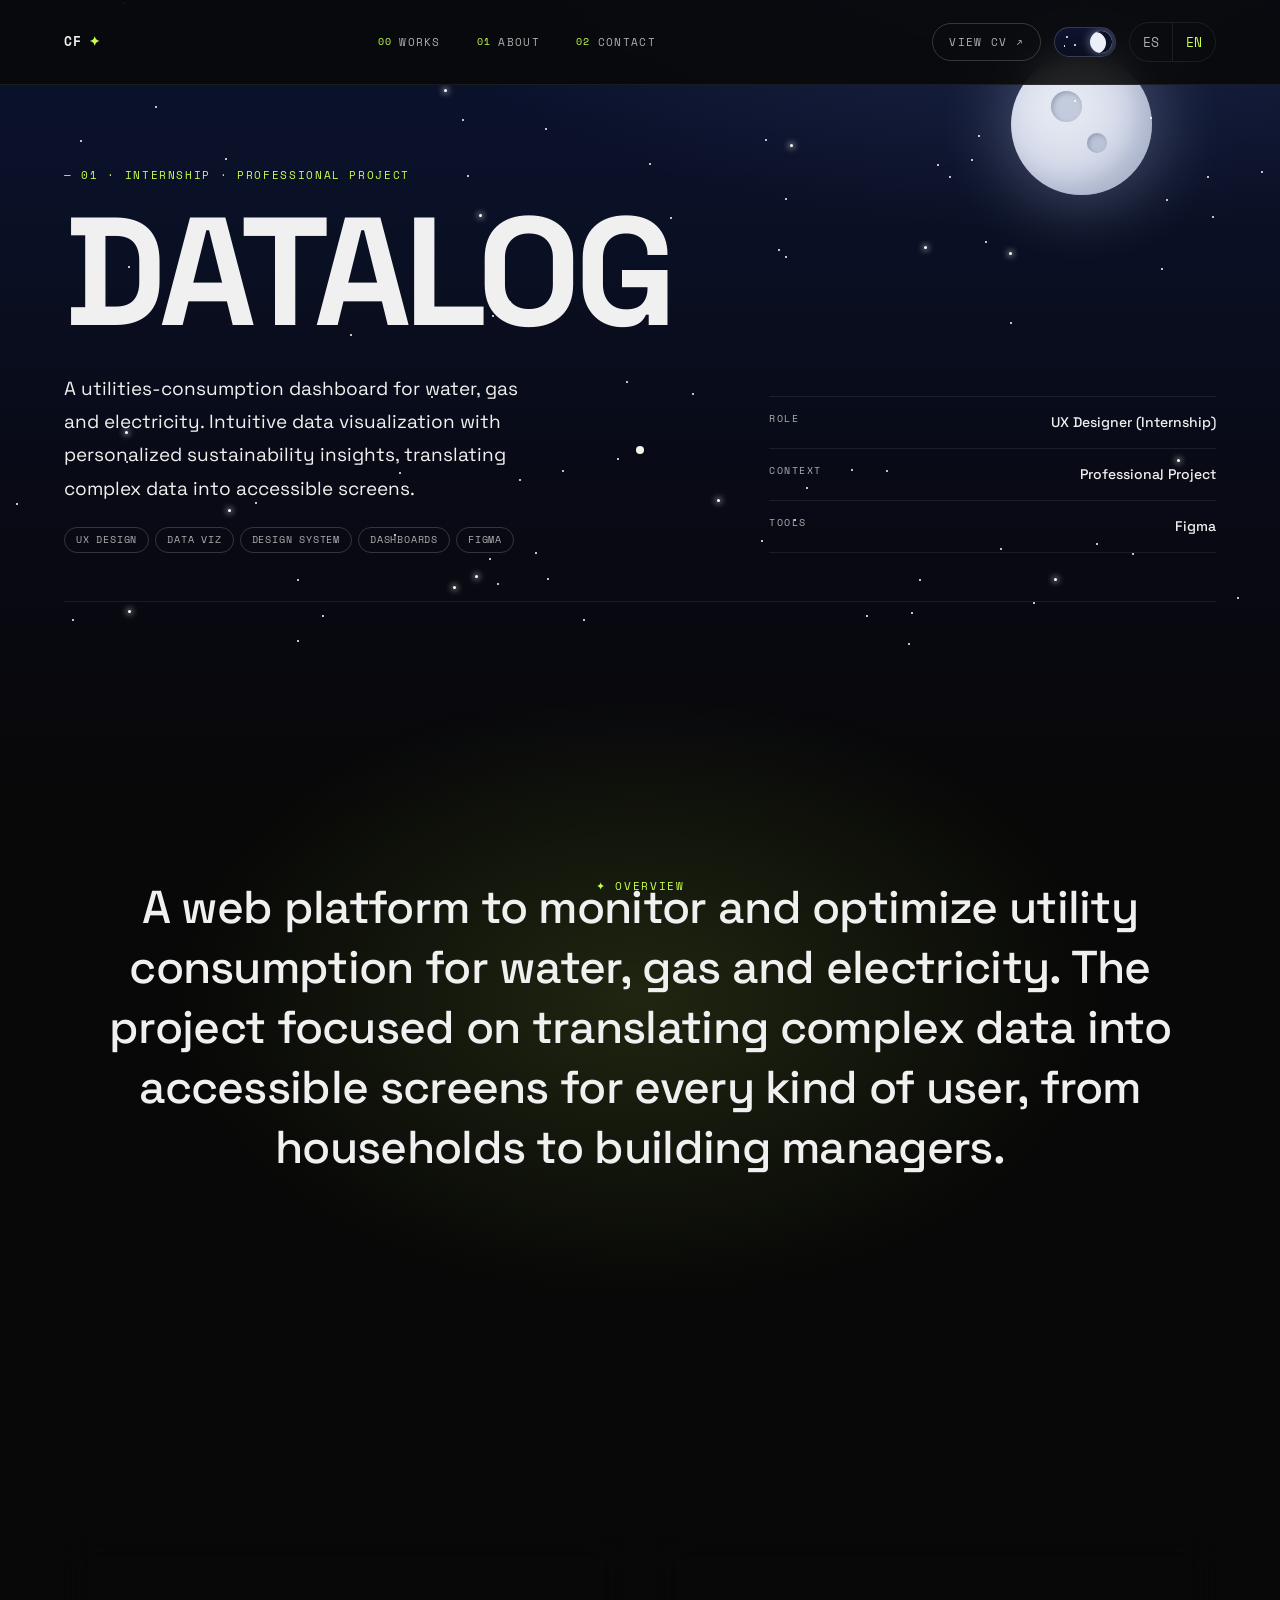
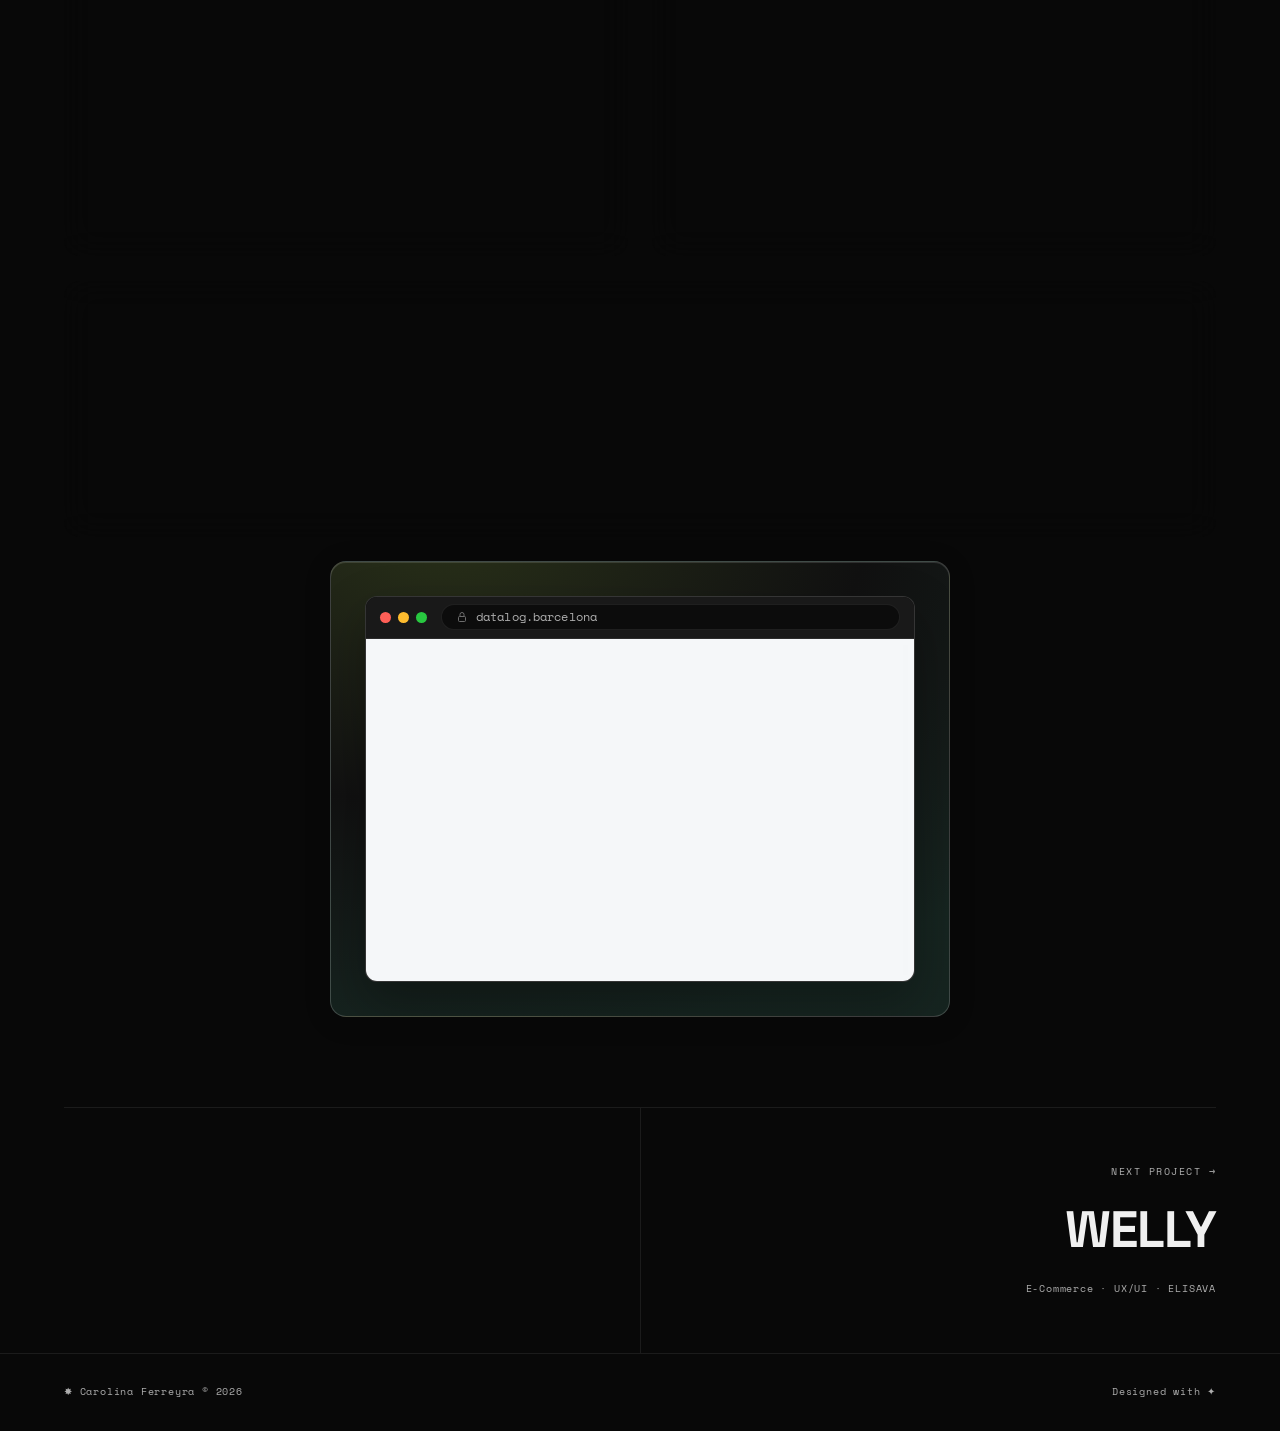
<file: datalog.html>
<!DOCTYPE html>
<html lang="en" data-theme="dark">
<head>
<meta charset="UTF-8">
<meta name="viewport" content="width=device-width, initial-scale=1.0">
<title>Datalog — Carolina Ferreyra</title>
<meta name="description" content="Datalog — UX design for a public services consumption dashboard. Water, gas and electricity data visualization.">
<meta property="og:title" content="Datalog — Carolina Ferreyra">
<meta property="og:description" content="UX design for a public services consumption dashboard. Water, gas and electricity data visualization.">
<meta property="og:image" content="https://carolinaferreyra.space/assets/og-image.jpg">
<meta property="og:url" content="https://carolinaferreyra.space/datalog.html">
<meta property="og:site_name" content="Carolina Ferreyra">
<meta property="og:type" content="website">
<meta name="twitter:card" content="summary_large_image">
<meta name="author" content="Carolina Ferreyra">
<link rel="canonical" href="https://carolinaferreyra.space/datalog.html">
<link rel="icon" type="image/svg+xml" href="assets/logo/favicon.svg">
<link rel="stylesheet" href="styles.css">
<script type="application/ld+json">
{
  "@context": "https://schema.org",
  "@type": "CreativeWork",
  "name": "Datalog",
  "description": "UX design for a public services consumption dashboard. Water, gas and electricity data visualization.",
  "author": {
    "@type": "Person",
    "name": "Carolina Ferreyra"
  },
  "url": "https://carolinaferreyra.space/datalog.html",
  "keywords": "UX Design, Data Visualization, Dashboard, Design System"
}
</script>
<script src="case-data.js"></script>
<style>

  @keyframes cf-fu { from { opacity: 0; transform: translateY(18px); } to { opacity: 1; transform: none; } }
  @media (hover: hover) and (pointer: fine) { body { cursor: none; } }
  @media (hover: none), (pointer: coarse) { #cf-cur-dot, #cf-cur-ring { display: none !important; } }
  @media (max-width: 900px) { #cf-nav-links { display: none !important; } }

</style>
<script>(function(){var t=localStorage.getItem('cf_tpl_theme');if(t)document.documentElement.setAttribute('data-theme',t);})();</script>
</head>
<body>
<div id="cf-cur-dot" aria-hidden="true" style="position:fixed;top:0;left:0;width:8px;height:8px;border-radius:50%;background:#fff;mix-blend-mode:difference;pointer-events:none;z-index:9999;transform:translate(-50%,-50%);"></div>
<div id="cf-cur-ring" aria-hidden="true" style="position:fixed;top:0;left:0;width:13px;height:13px;border-radius:50%;border:1.5px solid var(--border-strong);pointer-events:none;z-index:9998;transform:translate(-50%,-50%);opacity:0;transition:width .24s var(--ease-ring),height .24s var(--ease-ring),opacity .2s;"></div>

<div id="cf-sky" class="cf-sky" aria-hidden="true">
  <div class="cf-sky__sun"></div>
  <div class="cf-sky__moon"></div>
  <div class="cf-sky__clouds" id="cf-clouds"></div>
  <div class="cf-sky__stars" id="cf-stars"></div>
  <div class="cf-shooting" style="top:16%;left:60%;"></div>
</div>

<nav id="cf-nav" aria-label="Main" style="position:fixed;top:0;left:0;right:0;z-index:100;display:flex;align-items:center;justify-content:space-between;padding:20px var(--gutter);background:color-mix(in srgb, var(--bg) 88%, transparent);backdrop-filter:blur(14px);-webkit-backdrop-filter:blur(14px);border-bottom:1px solid var(--border);">
  <a href="index.html" id="cf-logo" style="font-family:var(--font-mono);font-size:13px;font-weight:700;letter-spacing:.08em;text-transform:uppercase;display:inline-flex;align-items:center;gap:7px;">CF <span style="color:var(--accent);">✦</span></a>
  <ul id="cf-nav-links" style="display:flex;gap:36px;list-style:none;">
    <li><a class="cf-navlink" href="index.html#cf-works" style="font-family:var(--font-mono);font-size:11px;letter-spacing:.12em;text-transform:uppercase;color:var(--text-muted);display:flex;align-items:center;gap:7px;transition:color .2s;"><span style="color:var(--accent);font-size:10px;">00</span> <span data-k="nav_works">Trabajos</span></a></li>
    <li><a class="cf-navlink" href="index.html#cf-about" style="font-family:var(--font-mono);font-size:11px;letter-spacing:.12em;text-transform:uppercase;color:var(--text-muted);display:flex;align-items:center;gap:7px;transition:color .2s;"><span style="color:var(--accent);font-size:10px;">01</span> <span data-k="nav_about">Sobre mí</span></a></li>
    <li><a class="cf-navlink" href="index.html#cf-contact" style="font-family:var(--font-mono);font-size:11px;letter-spacing:.12em;text-transform:uppercase;color:var(--text-muted);display:flex;align-items:center;gap:7px;transition:color .2s;"><span style="color:var(--accent);font-size:10px;">02</span> <span data-k="nav_contact">Contacto</span></a></li>
  </ul>
  <div style="display:flex;align-items:center;gap:13px;">
    <a class="cf-btn cf-btn--sm" href="https://app.notion.com/p/carolina-ferreyra/Carolina-Ferreyra-04e3e8ecbef94b14a1a25b7388e45011?source=copy_link" target="_blank" rel="noopener noreferrer"><span data-k="c_cv">Ver CV</span> ↗</a>
    <button id="cf-theme" class="cf-daynight" aria-label="Cambiar tema día / noche" title="Día / Noche">
      <span class="cf-daynight__deco" aria-hidden="true"><i class="c1"></i><i class="c2"></i><i class="s1"></i><i class="s2"></i><i class="s3"></i></span>
      <span class="cf-daynight__thumb" aria-hidden="true"></span>
    </button>
    <div class="cf-seg" role="group" aria-label="Language">
      <button id="cf-lang-es" class="cf-seg__btn" data-lang="es">ES</button>
      <button id="cf-lang-en" class="cf-seg__btn is-active" data-lang="en">EN</button>
    </div>
  </div>
</nav>

<nav class="cf-botnav" aria-label="Acciones rápidas">
  <a class="cf-botnav__item" href="https://app.notion.com/p/carolina-ferreyra/Carolina-Ferreyra-04e3e8ecbef94b14a1a25b7388e45011?source=copy_link" target="_blank" rel="noopener noreferrer">
    <span class="cf-botnav__ico" aria-hidden="true"><svg viewBox="0 0 24 24" fill="none" stroke="currentColor" stroke-width="1.8" stroke-linecap="round" stroke-linejoin="round"><path d="M14 3H7a2 2 0 0 0-2 2v14a2 2 0 0 0 2 2h10a2 2 0 0 0 2-2V8z"></path><path d="M14 3v5h5"></path><path d="M9 13h6M9 17h6"></path></svg></span>
    <span class="cf-botnav__lbl">CV</span>
  </a>
  <button class="cf-botnav__item cf-botnav__menu" id="cf-botmenu-btn" aria-expanded="false" aria-controls="cf-botmenu" aria-label="Menú">
    <span class="cf-botnav__ico cf-botnav__ico--lg cf-botburger" aria-hidden="true"><i></i><i></i><i></i></span>
  </button>
  <a class="cf-botnav__item" href="https://www.linkedin.com/in/carolina-ferreyra/" target="_blank" rel="noopener noreferrer">
    <span class="cf-botnav__ico" aria-hidden="true"><svg viewBox="0 0 24 24" fill="currentColor"><path d="M4.98 3.5a2.5 2.5 0 1 1 0 5 2.5 2.5 0 0 1 0-5zM3 9h4v12H3zM9 9h3.8v1.7h.05c.53-1 1.83-2.05 3.77-2.05 4.03 0 4.78 2.65 4.78 6.1V21h-4v-5.4c0-1.3-.02-2.96-1.8-2.96-1.8 0-2.08 1.4-2.08 2.86V21H9z"></path></svg></span>
    <span class="cf-botnav__lbl">LinkedIn</span>
  </a>
</nav>
<div class="cf-botscrim" id="cf-botscrim" hidden></div>
<div class="cf-botmenu" id="cf-botmenu" role="menu" aria-hidden="true">
  <a class="cf-botmenu__link" role="menuitem" href="index.html#cf-works" data-k="nav_works">Trabajos</a>
  <a class="cf-botmenu__link" role="menuitem" href="index.html#cf-about" data-k="nav_about">Sobre mí</a>
  <a class="cf-botmenu__link" role="menuitem" href="index.html#cf-contact" data-k="nav_contact">Contacto</a>
  <div class="cf-botmenu__lang cf-seg" role="group" aria-label="Idioma">
    <button class="cf-seg__btn cf-blang" data-lang="es">ES</button>
    <button class="cf-seg__btn cf-blang is-active" data-lang="en">EN</button>
  </div>
</div>

<main id="cf-case" style="position:relative;z-index:1;">
  <header class="cf-case-wrap">
    <div class="cf-case-hero">
      <p class="cf-case-kicker"><span id="cf-c-index">— 01</span> · <span id="cf-c-kicker"></span></p>
      <h1 class="cf-case-title" id="cf-c-title">Project</h1>
      <div class="cf-case-intro">
        <div>
          <p class="cf-case-lede" id="cf-c-lede"></p>
          <div class="cf-case-tags" id="cf-c-tags" aria-hidden="true"></div>
        </div>
        <div class="cf-case-meta" id="cf-c-meta"></div>
      </div>
    </div>
  </header>

  <section class="cf-case-wrap">
    <div class="cf-case-overview">
      <span class="cf-case-overview__tag">✦ <span data-k="overview">Overview</span></span>
      <p class="cf-case-overview__text" id="cf-c-overview"></p>
    </div>
  </section>

  <section class="cf-case-wrap">
    <div class="cf-case-body" id="cf-c-blocks"></div>
  </section>

  <nav class="cf-case-wrap" aria-label="Project navigation">
    <div class="cf-case-foot" id="cf-c-foot"></div>
  </nav>
</main>

<div id="cf-lightbox" class="cf-lightbox" role="dialog" aria-modal="true" aria-label="Imagen ampliada">
  <button class="cf-lightbox__close" id="cf-lb-close" aria-label="Cerrar">✕</button>
  <button class="cf-lightbox__nav cf-lightbox__nav--prev" id="cf-lb-prev" aria-label="Anterior">‹</button>
  <figure class="cf-lightbox__stage">
    <img id="cf-lb-img" alt="">
    <figcaption class="cf-lightbox__cap" id="cf-lb-cap"></figcaption>
  </figure>
  <button class="cf-lightbox__nav cf-lightbox__nav--next" id="cf-lb-next" aria-label="Siguiente">›</button>
  <span class="cf-lightbox__count" id="cf-lb-count"></span>
</div>

<footer style="position:relative;z-index:1;padding:30px var(--gutter);border-top:1px solid var(--border);display:flex;justify-content:space-between;align-items:center;flex-wrap:wrap;gap:12px;">
  <span style="font-family:var(--font-mono);font-size:10px;letter-spacing:.08em;color:var(--text-muted);"><span aria-hidden="true">✸ </span>Carolina Ferreyra © 2026</span>
  <span style="font-family:var(--font-mono);font-size:10px;letter-spacing:.08em;color:var(--text-muted);" data-k="f_made">Diseñado con ✦</span>
</footer>
<script>
class Component {
  renderVals() { return {}; }

  componentDidMount() {
    this.props = {};
    document.documentElement.style.background = 'var(--bg)';
    document.body.style.background = 'var(--bg)';
    document.body.style.color = 'var(--text)';
    this.reduce = matchMedia('(prefers-reduced-motion: reduce)').matches;
    const qs = new URLSearchParams(location.search);
    this.id = 'datalog';
    this.lang = qs.get('lang') || localStorage.getItem('cf_tpl_lang') || 'en';
    this.theme = qs.get('theme') || localStorage.getItem('cf_tpl_theme') || 'dark';
    this.CASES = window.CF_CASES || {};
    this.NAV = { es:{nav_works:'Trabajos',nav_about:'Sobre mí',nav_contact:'Contacto',c_cv:'Ver CV',overview:'Overview',f_made:'Diseñado con ✦'},
                 en:{nav_works:'Works',nav_about:'About',nav_contact:'Contact',c_cv:'View CV',overview:'Overview',f_made:'Designed with ✦'} };
    this.applyAccent();
    this.applyTheme(this.theme);
    this.initSky();
    this.render();
    this.applyLang(this.lang);
    this.bindToggles();
    this.initBotnav();
    this.initCursor();
    this.initNav();
    this.initLightbox();
  }

  bindThumbs() {
    document.querySelectorAll('.cf-thumb, .cf-3d-expand, .cf-browser__expand, .cf-screen').forEach(btn => {
      if (btn._lb) return; btn._lb = true;
      btn.addEventListener('click', () => this.openLightbox(+btn.dataset.idx));
    });
    this.init3D();
    this.initDeckCompare();
    this.initCompareHint();
    this.initBrowserSvg();
    this.initParallax();
    this.initPhones();
    this.initDesktop();
  }

  // Figma stripped the embedded rasters from these SVG exports — fill those
  // image regions with a soft brand-tinted placeholder so they don't read as broken.
  fillSvgImages(txt) {
    const grad = '<defs><linearGradient id="cf-imgfill" x1="0" y1="0" x2="1" y2="1"><stop offset="0" stop-color="#dcefe8"/><stop offset="1" stop-color="#f6e2ee"/></linearGradient></defs>';
    txt = txt.replace(/<svg([^>]*)>/, (m, a) => `<svg${a}>${grad}`);
    txt = txt.replace(/url\(#pattern[0-9A-Za-z_]+\)/g, 'url(#cf-imgfill)');
    return txt;
  }

  initPhones() {
    document.querySelectorAll('.cf-phone__page').forEach((page) => {
      if (page._init) return; page._init = true;
      if (this.reduce) return;
      const screen = page.closest('.cf-phone__scroll') || page.parentElement;
      const getMax = () => Math.max(0, page.offsetHeight - screen.clientHeight) * 0.92; // stop short of the footer
      const start = () => this.attachScroll(screen, page, getMax, { secs: 13 });
      if (page.complete && page.naturalHeight) start();
      else page.addEventListener('load', start, { once: true });
    });
  }

  // Shared auto-scroll for the browser / phone mockups. Waits `startDelay` of no
  // interaction, then gently ping-pongs the page. Hovering freezes it and lets the
  // viewer scroll manually (wheel / touch); leaving re-arms the idle timer.
  attachScroll(el, mover, getMax, opts) {
    opts = opts || {};
    const secs = opts.secs || 18, startDelay = opts.startDelay || 4000, dwell = opts.dwell || 1400;
    const onFrame = opts.onFrame || null;
    let pos = 0, dir = 1, hovering = false, dwellUntil = 0, last = performance.now(), lastInteract = performance.now();
    el.addEventListener('mouseenter', () => { hovering = true; });
    el.addEventListener('mouseleave', () => { hovering = false; lastInteract = performance.now(); });
    el.addEventListener('wheel', (e) => {
      const max = getMax(); if (!max) return;
      if ((e.deltaY < 0 && pos <= 0.0005) || (e.deltaY > 0 && pos >= 0.9995)) return; // at an edge — let the page scroll through
      e.preventDefault();
      pos = Math.max(0, Math.min(1, pos + e.deltaY / max));
      lastInteract = performance.now();
    }, { passive: false });
    let ty = 0;
    el.addEventListener('touchstart', (e) => { ty = e.touches[0].clientY; lastInteract = performance.now(); }, { passive: true });
    el.addEventListener('touchmove', (e) => {
      const max = getMax(); if (!max) return;
      const cy = e.touches[0].clientY; pos = Math.max(0, Math.min(1, pos + (ty - cy) / max)); ty = cy;
      lastInteract = performance.now();
    }, { passive: true });
    const tick = (now) => {
      const dt = Math.min(0.05, (now - last) / 1000); last = now;
      if (!el.dataset.freeze && !hovering && (now - lastInteract > startDelay) && now >= dwellUntil) {
        pos += dir * dt / secs;
        if (pos >= 1) { pos = 1; dir = -1; dwellUntil = now + dwell; }
        else if (pos <= 0) { pos = 0; dir = 1; dwellUntil = now + dwell; }
      }
      const max = getMax();
      mover.style.transform = `translateY(${(-pos * max).toFixed(1)}px)`;
      if (onFrame) onFrame(pos, max);
      requestAnimationFrame(tick);
    };
    requestAnimationFrame(tick);
  }

  // Turn the low-fi → hi-fi deck into a draggable before/after slider. The
  // ambient auto-wipe runs until the user grabs it, then they control the split.
  initDeckCompare() {
    document.querySelectorAll('.cf-deck, .cf-pcompare').forEach(deck => {
      if (deck._cmp) return; deck._cmp = true;
      const view = deck.querySelector('.cf-deck__view, .cf-pcompare__view');
      if (!view) return;
      const set = (clientX) => {
        const r = view.getBoundingClientRect();
        let p = (clientX - r.left) / r.width * 100;
        p = Math.max(2, Math.min(98, p));
        deck.style.setProperty('--split', p + '%');
      };
      const down = (e) => {
        deck.classList.add('is-grab');
        set(e.clientX);
        const move = (ev) => set(ev.clientX);
        const up = () => { removeEventListener('pointermove', move); removeEventListener('pointerup', up); };
        addEventListener('pointermove', move);
        addEventListener('pointerup', up);
        e.preventDefault();
      };
      view.addEventListener('pointerdown', down);
    });
  }

  // Brief idle nudge so the viewer learns the divider is draggable. Plays once
  // per slider when it scrolls into view; skipped if the user already grabbed it.
  initCompareHint() {
    if (this.reduce) return;
    if (this._hintIO) this._hintIO.disconnect();
    this._hintIO = new IntersectionObserver((ents) => {
      ents.forEach(e => {
        if (!e.isIntersecting || e.target._hinted) return;
        e.target._hinted = true;
        if (e.target.classList.contains('is-grab')) return;
        e.target.classList.add('is-hint');
        e.target.addEventListener('animationend', () => e.target.classList.remove('is-hint'), { once: true });
      });
    }, { threshold: 0.55 });
    document.querySelectorAll('.cf-pcompare').forEach(el => this._hintIO.observe(el));
  }

  initDesktop() {
    document.querySelectorAll('.cf-deck__view[data-dsvg]').forEach(view => {
      if (view._init) return; view._init = true;
      fetch(view.dataset.dsvg).then(r => r.text()).then(txt => {
        txt = this.fillSvgImages(txt);
        const base = view.querySelector('.cf-deck__base'), lofi = view.querySelector('.cf-deck__lofi');
        if (base && !view.dataset.hifi) base.innerHTML = txt;
        if (lofi) lofi.innerHTML = txt;
        [base, lofi].forEach(l => { const s = l && l.querySelector('svg'); if (s) { s.removeAttribute('width'); s.removeAttribute('height'); } });
      }).catch(() => {});
    });
  }

  initParallax() {
    if (this._plxInit || this.reduce) return; this._plxInit = true;
    const cards = [...document.querySelectorAll('.cf-case-block')];
    const txt = document.querySelector('.cf-case-overview__text');
    const tag = document.querySelector('.cf-case-overview__tag');
    cards.forEach(c => c.style.willChange = 'transform');
    [txt, tag].forEach(e => { if (e) e.style.willChange = 'transform'; });
    const speeds = [0, 0.055, 0.028];
    const clamp = (v, m) => Math.max(-m, Math.min(m, v));
    let ticking = false;
    const update = () => {
      ticking = false;
      const mid = innerHeight / 2;
      cards.forEach((c, i) => {
        const sp = speeds[i % 3];
        if (!sp) { c.style.transform = ''; return; }
        const r = c.getBoundingClientRect();
        const delta = (r.top + r.height / 2) - mid;
        c.style.transform = `translateY(${clamp(-delta * sp, 70).toFixed(1)}px)`;
      });
      if (txt) { const r = txt.getBoundingClientRect(); const d = (r.top + r.height / 2) - mid; const o = clamp(-d * 0.16, 90); txt.style.transform = `translateY(${o.toFixed(1)}px)`; if (tag) tag.style.transform = `translateY(${(o * 0.55).toFixed(1)}px)`; }
    };
    const onScroll = () => { if (!ticking) { ticking = true; requestAnimationFrame(update); } };
    addEventListener('scroll', onScroll, { passive: true });
    addEventListener('resize', onScroll, { passive: true });
    update();
  }

  async initBrowserSvg() {
    const pages = document.querySelectorAll('.cf-browser__page[data-svg]');
    for (const page of pages) {
      if (page._svgInit) continue; page._svgInit = true;
      try {
        const txt = await (await fetch(page.dataset.svg)).text();
        page.innerHTML = txt;
      } catch (e) { continue; }
      const svg = page.querySelector('svg');
      if (!svg) continue;
      svg.removeAttribute('width'); svg.removeAttribute('height');

      // Re-insert the Barcelona map (Figma dropped the embedded raster) as a layer over the empty map area
      if (page.dataset.map) {
        const layer = document.createElement('div');
        layer.className = 'cf-map-layer';
        layer.style.cssText = 'left:24.844%;top:10.829%;width:72.891%;height:30.146%;';
        const mimg = document.createElement('img');
        mimg.src = page.dataset.map; mimg.alt = '';
        layer.appendChild(mimg);
        page.appendChild(layer);
      }
      const paths = svg.querySelectorAll('path');
      const view = page.closest('.cf-browser__view');
      const thumb = view.querySelector('.cf-browser__scrollbar i');
      const card = page.closest('.cf-browser');

      // identify chart elements by document order
      const barIdx = [560,562,564,566,568,570,572,574,576,578, 598,600,602,604,606,608,610,612,614,616];
      const lineIdx = [684,692,700,708,716,723,731,739,769];
      const bars = barIdx.map(i => paths[i]).filter(Boolean);
      const lines = lineIdx.map(i => paths[i]).filter(Boolean);
      bars.forEach(b => { b.style.transformBox = 'fill-box'; b.style.transformOrigin = 'bottom'; b.style.transform = 'scaleY(0)'; });
      const lineLens = lines.map(l => { let L = 0; try { L = l.getTotalLength(); } catch (_) {} l.style.strokeDasharray = L; l.style.strokeDashoffset = L; return L; });

      if (this.reduce) {
        bars.forEach(b => b.style.transform = 'scaleY(1)');
        lines.forEach(l => l.style.strokeDashoffset = 0);
        continue;
      }

      const VB = 2547, clamp = (v,a,b) => Math.max(a, Math.min(b, v));
      const easeInOut = x => x < 0.5 ? 2*x*x : 1 - Math.pow(-2*x+2,2)/2;
      // scroll position 0..1 over the cycle (top → bottom → top with dwells)
      const sOf = t => {
        if (t < 0.06) return 0;
        if (t < 0.46) return easeInOut((t-0.06)/0.40);
        if (t < 0.56) return 1;
        if (t < 0.96) return 1 - easeInOut((t-0.56)/0.40);
        return 0;
      };
      const getMax = () => { const Hp = page.offsetHeight || (view.clientWidth * VB / 1590); return Math.max(0, Hp - view.clientHeight); };
      this.attachScroll(view, page, getMax, { secs: 20, onFrame: (pos, maxPx) => {
        if (thumb) thumb.style.top = (pos * 64).toFixed(2) + '%';
        const Hp = page.offsetHeight || (view.clientWidth * VB / 1590), Hv = view.clientHeight;
        const reveal = (cVb) => clamp((Hv - ((cVb/VB)*Hp - pos*maxPx)) / (Hv*0.55), 0, 1);
        const pb = reveal(1255), pl = reveal(1670);
        bars.forEach((b,i) => { const d = i*0.025; const v = clamp((pb-d)/(1-d||1),0,1); b.style.transform = `scaleY(${easeInOut(v).toFixed(3)})`; });
        lines.forEach((l,i) => { const d = i*0.04; const v = clamp((pl-d)/(1-d||1),0,1); l.style.strokeDashoffset = (lineLens[i]*(1-easeInOut(v))).toFixed(1); });
      }});
    }
  }

  init3D() {
    document.querySelectorAll('.cf-case-showcase').forEach(sc => {
      if (sc._3d) return; sc._3d = true;
      const obj = sc.querySelector('.cf-3d-obj');
      if (!obj) return;
      const reduce = this.reduce;
      let rx = 0, ry = 0, trx = 0, try_ = 0, raf = null, dragging = false, lx = 0, ly = 0;
      const clamp = (v, m) => Math.max(-m, Math.min(m, v));
      const paint = () => { obj.style.transform = `rotateX(${rx.toFixed(2)}deg) rotateY(${ry.toFixed(2)}deg)`; };
      const loop = () => {
        rx += (trx - rx) * 0.12; ry += (try_ - ry) * 0.12; paint();
        if (dragging || Math.abs(trx - rx) > 0.04 || Math.abs(try_ - ry) > 0.04) raf = requestAnimationFrame(loop);
        else raf = null;
      };
      const kick = () => { if (reduce) { rx = trx; ry = try_; paint(); return; } if (!raf) raf = requestAnimationFrame(loop); };
      sc.addEventListener('pointerdown', e => {
        if (e.target.closest('.cf-3d-expand')) return;
        dragging = true; lx = e.clientX; ly = e.clientY; sc.classList.add('is-grab');
        try { sc.setPointerCapture(e.pointerId); } catch (_) {}
      });
      sc.addEventListener('pointermove', e => {
        if (!dragging) return;
        const dx = e.clientX - lx, dy = e.clientY - ly; lx = e.clientX; ly = e.clientY;
        try_ = clamp(try_ + dx * 0.45, 40); trx = clamp(trx - dy * 0.45, 26); kick();
      });
      const end = () => { dragging = false; sc.classList.remove('is-grab'); };
      sc.addEventListener('pointerup', end);
      sc.addEventListener('pointercancel', end);
      sc.addEventListener('mousemove', e => {
        if (dragging) return;
        const r = sc.getBoundingClientRect();
        const px = (e.clientX - r.left) / r.width - 0.5, py = (e.clientY - r.top) / r.height - 0.5;
        try_ = px * 26; trx = -py * 15; kick();
      });
      sc.addEventListener('mouseleave', () => { if (dragging) return; trx = 0; try_ = 0; kick(); });
      paint();
    });
  }

  initLightbox() {
    if (this._lbInit) return; this._lbInit = true;
    const lb = document.getElementById('cf-lightbox');
    document.getElementById('cf-lb-close').addEventListener('click', () => this.closeLightbox());
    document.getElementById('cf-lb-prev').addEventListener('click', () => this.stepLightbox(-1));
    document.getElementById('cf-lb-next').addEventListener('click', () => this.stepLightbox(1));
    lb.addEventListener('click', e => { if (e.target === lb) this.closeLightbox(); });
    addEventListener('keydown', e => {
      if (!lb.classList.contains('is-open')) return;
      if (e.key === 'Escape') this.closeLightbox();
      else if (e.key === 'ArrowRight') this.stepLightbox(1);
      else if (e.key === 'ArrowLeft') this.stepLightbox(-1);
    });
  }

  openLightbox(idx) {
    if (!this.imgs || !this.imgs.length) return;
    this.lbIdx = idx;
    this.paintLightbox();
    document.getElementById('cf-lightbox').classList.add('is-open');
    document.body.style.overflow = 'hidden';
  }
  stepLightbox(dir) {
    const n = this.imgs.length;
    this.lbIdx = (this.lbIdx + dir + n) % n;
    this.paintLightbox();
  }
  paintLightbox() {
    const it = this.imgs[this.lbIdx];
    document.getElementById('cf-lb-img').src = it.src;
    document.getElementById('cf-lb-img').alt = it.alt || '';
    document.getElementById('cf-lb-cap').textContent = it.alt || '';
    document.getElementById('cf-lb-count').textContent = (this.lbIdx + 1) + ' / ' + this.imgs.length;
    const multi = this.imgs.length > 1;
    document.getElementById('cf-lb-prev').style.display = multi ? '' : 'none';
    document.getElementById('cf-lb-next').style.display = multi ? '' : 'none';
    document.getElementById('cf-lb-count').style.display = multi ? '' : 'none';
  }
  closeLightbox() {
    document.getElementById('cf-lightbox').classList.remove('is-open');
    document.body.style.overflow = '';
  }

  applyAccent() {
    const a = this.props.accent;
    // Only override when the user actually customised the accent — keep the
    // per-theme tokens otherwise (light mode keeps its success-blue).
    if (a && Array.isArray(a) && a[0] && a[0].toLowerCase() !== '#c8ff4c') {
      document.documentElement.style.setProperty('--lime-500', a[0]);
      if (a[1]) document.documentElement.style.setProperty('--mint-500', a[1]);
    }
  }

  data() { return this.CASES[this.id] || this.CASES.datalog; }

  render() {
    const d = this.data(); if (!d) return;
    const L = this.lang;
    document.getElementById('cf-c-index').textContent = '— ' + d.index;
    document.getElementById('cf-c-title').textContent = d.title;
    document.title = d.title + ' — Carolina Ferreyra';
    // tags
    document.getElementById('cf-c-tags').innerHTML = d.tags.map(t => `<span class="cf-tag">${t}</span>`).join('');
    // meta
    document.getElementById('cf-c-meta').innerHTML = d.meta.map(m => `
      <div class="cf-case-meta__row"><span class="cf-case-meta__l">${m.l[L]}</span><span class="cf-case-meta__v">${m.v[L]}</span></div>`).join('');
    // blocks — text in glass cards; consecutive images grouped into a thumbnail gallery (→ lightbox)
    this.imgs = [];
    d.blocks.forEach(b => {
      if (b.browser && b.full) this.imgs.push({ src: b.browser, alt: (b.alt && b.alt[L]) || '' });
      else if (b.browser) this.imgs.push({ src: b.browser, alt: (b.alt && b.alt[L]) || '' });
      else if (b.grid) b.grid.forEach(g => this.imgs.push({ src: g.src, alt: (g.label && g.label[L]) || '' }));
      else if (b.img) this.imgs.push({ src: b.img, alt: (b.alt && b.alt[L]) || '' });
    });
    const blocks = d.blocks;
    let out = '', i = 0, imgIdx = 0;
    while (i < blocks.length) {
      const b = blocks[i];
      if (b.phones) {
        const pos = ['cf-phone--l', 'cf-phone--c', 'cf-phone--r'];
        const dels = ['0s', '-2.2s', '-4.4s'];
        out += '<div class="cf-phones">';
        b.phones.forEach((ph, k) => {
          out += `<div class="cf-phone ${pos[k] || ''}"><div class="cf-phone__bezel" style="--del:${dels[k] || '0s'}"><div class="cf-phone__screen"><img class="cf-phone__page" src="${ph.src}" alt="" loading="lazy"><span class="cf-phone__glare"></span></div></div></div>`;
        });
        out += '</div>';
        i++;
      } else if (b.desktop) {
        out += `<div class="cf-deck"><div class="cf-deck__frame"><div class="cf-deck__chrome"><div class="cf-deck__dots"><i></i><i></i><i></i></div><div class="cf-deck__url">${b.url || ''}</div></div><div class="cf-deck__view" data-dsvg="${b.desktop}"${b.hifi ? ` data-hifi="${b.hifi}"` : ''}><div class="cf-deck__layer cf-deck__base">${b.hifi ? `<img src="${b.hifi}" alt="${(b.alt && b.alt[L]) || ''}" style="display:block;width:100%">` : ''}</div><div class="cf-deck__layer cf-deck__lofi"></div><div class="cf-deck__divider"><i></i><i></i></div><span class="cf-deck__tag cf-deck__tag--lo">${b.lo ? b.lo[L] : 'Low-fi'}</span><span class="cf-deck__tag cf-deck__tag--hi">${b.hi ? b.hi[L] : 'Hi-fi'}</span></div></div>${b.caption ? `<span class="cf-phone__label" style="margin-top:18px">${b.caption[L]}</span>` : ''}</div>`;
        i++;
      } else if (b.browser && b.full) {
        const idx = imgIdx++;
        const url = b.url || '';
        out += `<div class="cf-browser cf-browser--full"><div class="cf-browser__frame"><div class="cf-browser__chrome"><div class="cf-browser__dots"><i></i><i></i><i></i></div><div class="cf-browser__url"><svg viewBox="0 0 24 24" fill="none" stroke="currentColor" stroke-width="2"><rect x="5" y="11" width="14" height="10" rx="2"></rect><path d="M8 11V7a4 4 0 0 1 8 0v4"></path></svg>${url}</div></div><div class="cf-browser__view"><img class="cf-browser__page" src="${b.browser}" alt="${(b.alt && b.alt[L]) || ''}" loading="lazy"></div></div><button class="cf-browser__expand" data-idx="${idx}" aria-label="Ampliar imagen">⤢</button></div>`;
        i++;
      } else if (b.grid) {
        out += '<div class="cf-screengrid">';
        b.grid.forEach(g => {
          const idx = imgIdx++;
          out += `<button class="cf-screen" data-idx="${idx}" aria-label="Ampliar imagen"><span class="cf-screen__phone"><img src="${g.src}" alt="${(g.label && g.label[L]) || ''}" loading="lazy"></span>${g.label ? `<span class="cf-screen__label">${g.label[L]}</span>` : ''}</button>`;
        });
        out += '</div>';
        i++;
      } else if (b.compares || b.compare) {
        const list = b.compares || [b.compare];
        const loD = L === 'es' ? 'Baja' : 'Low-fi', hiD = L === 'es' ? 'Alta' : 'Hi-fi';
        out += `<div class="cf-pcompareset"><div class="cf-pcompareset__grid${list.length === 1 ? ' cf-pcompareset__grid--one' : ''}">`;
        list.forEach(c => {
          const loT = c.loLabel ? c.loLabel[L] : loD, hiT = c.hiLabel ? c.hiLabel[L] : hiD;
          out += `<div class="cf-pcompare" role="group" aria-label="${(c.alt && c.alt[L]) || ''} — ${loT} / ${hiT}"><div class="cf-pcompare__phone"><div class="cf-pcompare__view"><div class="cf-pcompare__layer cf-pcompare__base"><img src="${c.hi}" alt="${(c.alt && c.alt[L]) || ''}" loading="lazy" decoding="async"></div><div class="cf-pcompare__layer cf-pcompare__lofi"><img src="${c.lo}" alt="" loading="lazy" decoding="async"></div><div class="cf-pcompare__divider" aria-hidden="true"><i></i><i></i></div><span class="cf-pcompare__tag cf-pcompare__tag--lo" aria-hidden="true">${loT}</span><span class="cf-pcompare__tag cf-pcompare__tag--hi" aria-hidden="true">${hiT}</span></div></div>${c.label ? `<span class="cf-pcompare__label">${c.label[L]}</span>` : ''}</div>`;
        });
        out += '</div>';
        const cap = b.caption || (b.compare && b.compare.caption);
        if (cap) out += `<span class="cf-pcompareset__cap">${cap[L]}</span>`;
        out += '</div>';
        i++;
      } else if (b.illustrations) {
        i++;
      } else if (b.browser) {
        const idx = imgIdx++;
        const url = b.url || 'datalog.barcelona';
        const isSvg = /\.svg($|\?)/i.test(b.browser);
        const mapAttr = b.map ? ` data-map="${b.map}"` : '';
        const page = isSvg
          ? `<div class="cf-browser__page" data-svg="${b.browser}"${mapAttr} role="img" aria-label="${(b.alt && b.alt[L]) || ''}"></div>`
          : `<img class="cf-browser__page" src="${b.browser}" alt="${(b.alt && b.alt[L]) || ''}" loading="lazy">`;
        const cap = b.caption ? b.caption[L] : '';
        out += `<div class="cf-browser${b.small ? ' cf-browser--sm' : ''}"><div class="cf-browser__frame"><div class="cf-browser__chrome"><div class="cf-browser__dots"><i></i><i></i><i></i></div><div class="cf-browser__url"><svg viewBox="0 0 24 24" fill="none" stroke="currentColor" stroke-width="2"><rect x="5" y="11" width="14" height="10" rx="2"></rect><path d="M8 11V7a4 4 0 0 1 8 0v4"></path></svg>${url}</div></div><div class="cf-browser__view" data-anim="${isSvg ? 'js' : 'on'}">${page}<div class="cf-browser__scrollbar"><i></i></div></div></div><button class="cf-browser__expand" data-idx="${idx}" aria-label="Ampliar imagen">⤢</button>${cap ? `<p class="cf-case-p" style="margin-top:14px;color:var(--text-muted);font-size:13px;">${cap}</p>` : ''}</div>`;
        i++;
      } else if (b.img && b.showcase) {
        const idx = imgIdx++;
        const hint = L === 'es' ? 'Arrastra para girar' : 'Drag to rotate';
        out += `<div class="cf-case-showcase"><div class="cf-3d-scene"><div class="cf-3d-obj"><img src="${b.img}" alt="${(b.alt && b.alt[L]) || ''}" loading="lazy"></div></div><button class="cf-3d-expand" data-idx="${idx}" aria-label="Ampliar imagen">⤢</button><span class="cf-3d-hint">↺ ${hint}</span></div>`;
        i++;
      } else if (b.img) {
        const group = [];
        while (i < blocks.length && blocks[i].img && !blocks[i].showcase) { group.push(blocks[i]); i++; }
        out += `<div class="cf-case-gallery${group.length === 1 ? ' cf-case-gallery--single' : ''}">`;
        group.forEach(g => {
          const idx = imgIdx++;
          out += `<button class="cf-thumb" data-idx="${idx}" aria-label="Ampliar imagen"><img src="${g.img}" alt="${(g.alt && g.alt[L]) || ''}" loading="lazy"><span class="cf-thumb__zoom" aria-hidden="true">⤢</span></button>`;
        });
        out += '</div>';
      } else if (b.quote) {
        out += `<blockquote class="cf-case-quote">${b.quote[L]}</blockquote>`;
        i++;
      } else {
        let html = '<div class="cf-case-block">';
        if (b.h) html += `<h2 class="cf-case-h">${b.h[L]}</h2>`;
        if (b.p) html += b.p[L].map(par => `<p class="cf-case-p">${par}</p>`).join('');
        if (b.list) html += `<ul class="cf-case-list">${b.list[L].map(li => `<li>${li}</li>`).join('')}</ul>`;
        html += '</div>';
        out += html;
        i++;
      }
    }
    document.getElementById('cf-c-blocks').innerHTML = out;
    // A text card left alone on its row spans the full width (2-col grid).
    let run = [];
    const flush = () => { if (run.length % 2 === 1) run[run.length - 1].classList.add('cf-case-block--full'); run = []; };
    [...document.getElementById('cf-c-blocks').children].forEach(k => {
      if (k.classList.contains('cf-case-block')) run.push(k); else flush();
    });
    flush();
    this.bindThumbs();
    this.renderFoot(d);
  }

  renderFoot(d) {
    const L = this.lang;
    const foot = document.getElementById('cf-c-foot');
    const prevTxt = L === 'es' ? 'Proyecto anterior' : 'Previous project';
    const nextTxt = L === 'es' ? 'Próximo proyecto' : 'Next project';
    const link = (proj, dir) => proj ? `
      <a class="cf-case-foot__link cf-case-foot__link--${dir}" href="${proj.id}.html">
        <span class="cf-case-foot__dir">${dir === 'prev' ? '← ' + prevTxt : nextTxt + ' →'}</span>
        <span class="cf-case-foot__name">${proj.title}</span>
        <span class="cf-case-foot__sub">${proj.sub[L]}</span>
      </a>` : `<div class="cf-case-foot__empty"></div>`;
    foot.innerHTML = link(d.prev, 'prev') + link(d.next, 'next');
    this.rebindCursor();
  }

  applyLang(l) {
    this.lang = l;
    localStorage.setItem('cf_tpl_lang', l);
    document.documentElement.lang = l;
    const t = this.NAV[l];
    document.querySelectorAll('[data-k]').forEach(el => { const k = el.dataset.k; if (t[k] !== undefined) el.textContent = t[k]; });
    const es = document.getElementById('cf-lang-es'), en = document.getElementById('cf-lang-en');
    if (es) es.classList.toggle('is-active', l === 'es');
    if (en) en.classList.toggle('is-active', l === 'en');
    document.querySelectorAll('.cf-blang').forEach(b => b.classList.toggle('is-active', b.dataset.lang === l));
    const d = this.data();
    document.getElementById('cf-c-kicker').textContent = d.kicker[l];
    document.getElementById('cf-c-lede').textContent = d.lede[l];
    document.getElementById('cf-c-overview').textContent = d.overview[l];
    this.render();
  }

  applyTheme(th) {
    this.theme = th;
    localStorage.setItem('cf_tpl_theme', th);
    document.documentElement.setAttribute('data-theme', th);
  }

  initSky() {
    const stars = document.getElementById('cf-stars');
    if (stars && !stars.childElementCount) {
      let html = '';
      const N = this.reduce ? 40 : 90;
      for (let i = 0; i < N; i++) {
        const big = Math.random() < 0.16;
        const x = (Math.random() * 100).toFixed(2);
        const y = (Math.random() * 72).toFixed(2);
        const tw = (2.2 + Math.random() * 3.6).toFixed(2);
        const dl = (Math.random() * 4).toFixed(2);
        html += `<span class="cf-star${big ? ' cf-star--lg' : ''}" style="left:${x}%;top:${y}%;--tw:${tw}s;--dl:${dl}s;"></span>`;
      }
      stars.innerHTML = html;
    }
    const clouds = document.getElementById('cf-clouds');
    if (clouds && !clouds.childElementCount) {
      const grad = '<svg width="0" height="0" style="position:absolute" aria-hidden="true"><defs>'
        + '<linearGradient id="cf-cloud-grad" x1="0" y1="0" x2="0" y2="1">'
        + '<stop offset="0" stop-color="#ffffff"/><stop offset="0.55" stop-color="#f2f7ff"/><stop offset="1" stop-color="#d4e6fb"/>'
        + '</linearGradient></defs></svg>';
      const svg = '<svg viewBox="0 0 232 132" preserveAspectRatio="xMidYMid meet" aria-hidden="true">'
        + '<g fill="url(#cf-cloud-grad)">'
        + '<ellipse cx="116" cy="92" rx="96" ry="26"/>'
        + '<circle cx="70" cy="74" r="30"/><circle cx="112" cy="56" r="42"/><circle cx="158" cy="72" r="32"/>'
        + '<circle cx="92" cy="82" r="28"/><circle cx="138" cy="82" r="26"/>'
        + '</g></svg>';
      const defs = [
        { top: 11, scale: 1.0,  dur: 62, delay: -6,  op: 0.97 },
        { top: 25, scale: 0.62, dur: 88, delay: -40, op: 0.72 },
        { top: 7,  scale: 0.82, dur: 74, delay: -56, op: 0.86 },
        { top: 39, scale: 1.16, dur: 98, delay: -18, op: 0.99 },
        { top: 18, scale: 0.46, dur: 66, delay: -76, op: 0.6 },
      ];
      clouds.innerHTML = grad + defs.map(d =>
        `<span class="cf-cloud" style="top:${d.top}%;--cs:${d.scale};opacity:${d.op};animation-duration:${d.dur}s;animation-delay:${d.delay}s;">${svg}</span>`
      ).join('');
    }
  }

  bindToggles() {
    const th = document.getElementById('cf-theme');
    if (th) th.addEventListener('click', () => this.applyTheme(this.theme === 'dark' ? 'light' : 'dark'));
    ['cf-lang-es','cf-lang-en'].forEach(id => { const b = document.getElementById(id); if (b) b.addEventListener('click', () => this.applyLang(b.dataset.lang)); });
  }

  initBotnav() {
    const btn = document.getElementById('cf-botmenu-btn');
    const menu = document.getElementById('cf-botmenu');
    const scrim = document.getElementById('cf-botscrim');
    if (!btn || !menu) return;
    const set = (o) => {
      btn.classList.toggle('is-open', o);
      menu.classList.toggle('is-open', o);
      btn.setAttribute('aria-expanded', o ? 'true' : 'false');
      menu.setAttribute('aria-hidden', o ? 'false' : 'true');
      if (scrim) scrim.classList.toggle('is-open', o);
    };
    btn.addEventListener('click', (e) => { e.stopPropagation(); set(!menu.classList.contains('is-open')); });
    if (scrim) scrim.addEventListener('click', () => set(false));
    menu.querySelectorAll('a').forEach(a => a.addEventListener('click', () => set(false)));
    menu.querySelectorAll('.cf-blang').forEach(b => b.addEventListener('click', () => this.applyLang(b.dataset.lang)));
    document.querySelectorAll('.cf-botnav__item:not(.cf-botnav__menu)').forEach(it => {
      it.addEventListener('click', () => { it.classList.remove('is-pop'); void it.offsetWidth; it.classList.add('is-pop'); setTimeout(() => it.classList.remove('is-pop'), 650); });
    });
    addEventListener('keydown', (e) => { if (e.key === 'Escape') set(false); });
  }

  initCursor() {
    if (matchMedia('(hover:none),(pointer:coarse)').matches) return;
    const dot = document.getElementById('cf-cur-dot'), ring = document.getElementById('cf-cur-ring');
    if (!dot || !ring) return;
    let mx = innerWidth/2, my = innerHeight/2, dx = mx, dy = my, rx = mx, ry = my;
    addEventListener('mousemove', e => { mx = e.clientX; my = e.clientY; });
    const loop = () => { dx += (mx-dx)*.3; dy += (my-dy)*.3; rx += (mx-rx)*.15; ry += (my-ry)*.15;
      dot.style.left = dx+'px'; dot.style.top = dy+'px'; ring.style.left = rx+'px'; ring.style.top = ry+'px';
      requestAnimationFrame(loop); };
    loop();
    this._ring = ring;
    this.rebindCursor();
  }
  rebindCursor() {
    const ring = this._ring; if (!ring) return;
    const on = () => { ring.style.width = '64px'; ring.style.height = '64px'; ring.style.opacity = '1'; ring.style.borderColor = 'var(--accent)'; };
    const off = () => { ring.style.width = '13px'; ring.style.height = '13px'; ring.style.opacity = '0'; ring.style.borderColor = 'var(--border-strong)'; };
    document.querySelectorAll('a,button,.cf-case-foot__link,.cf-case-figure').forEach(el => { if (el._cb) return; el._cb = true; el.addEventListener('mouseenter', on); el.addEventListener('mouseleave', off); });
  }

  initNav() {
    document.querySelectorAll('.cf-navlink').forEach(a => {
      a.addEventListener('mouseenter', () => a.style.color = 'var(--text)');
      a.addEventListener('mouseleave', () => a.style.color = 'var(--text-muted)');
    });
    document.querySelectorAll('.cf-case-foot__link[href]').forEach(a => {
      a.addEventListener('click', () => {
        document.body.style.transition = 'opacity .35s var(--ease-out)';
        document.body.style.opacity = '0';
      });
    });
  }
}
new Component().componentDidMount();

</script>
</body>
</html>
</file>
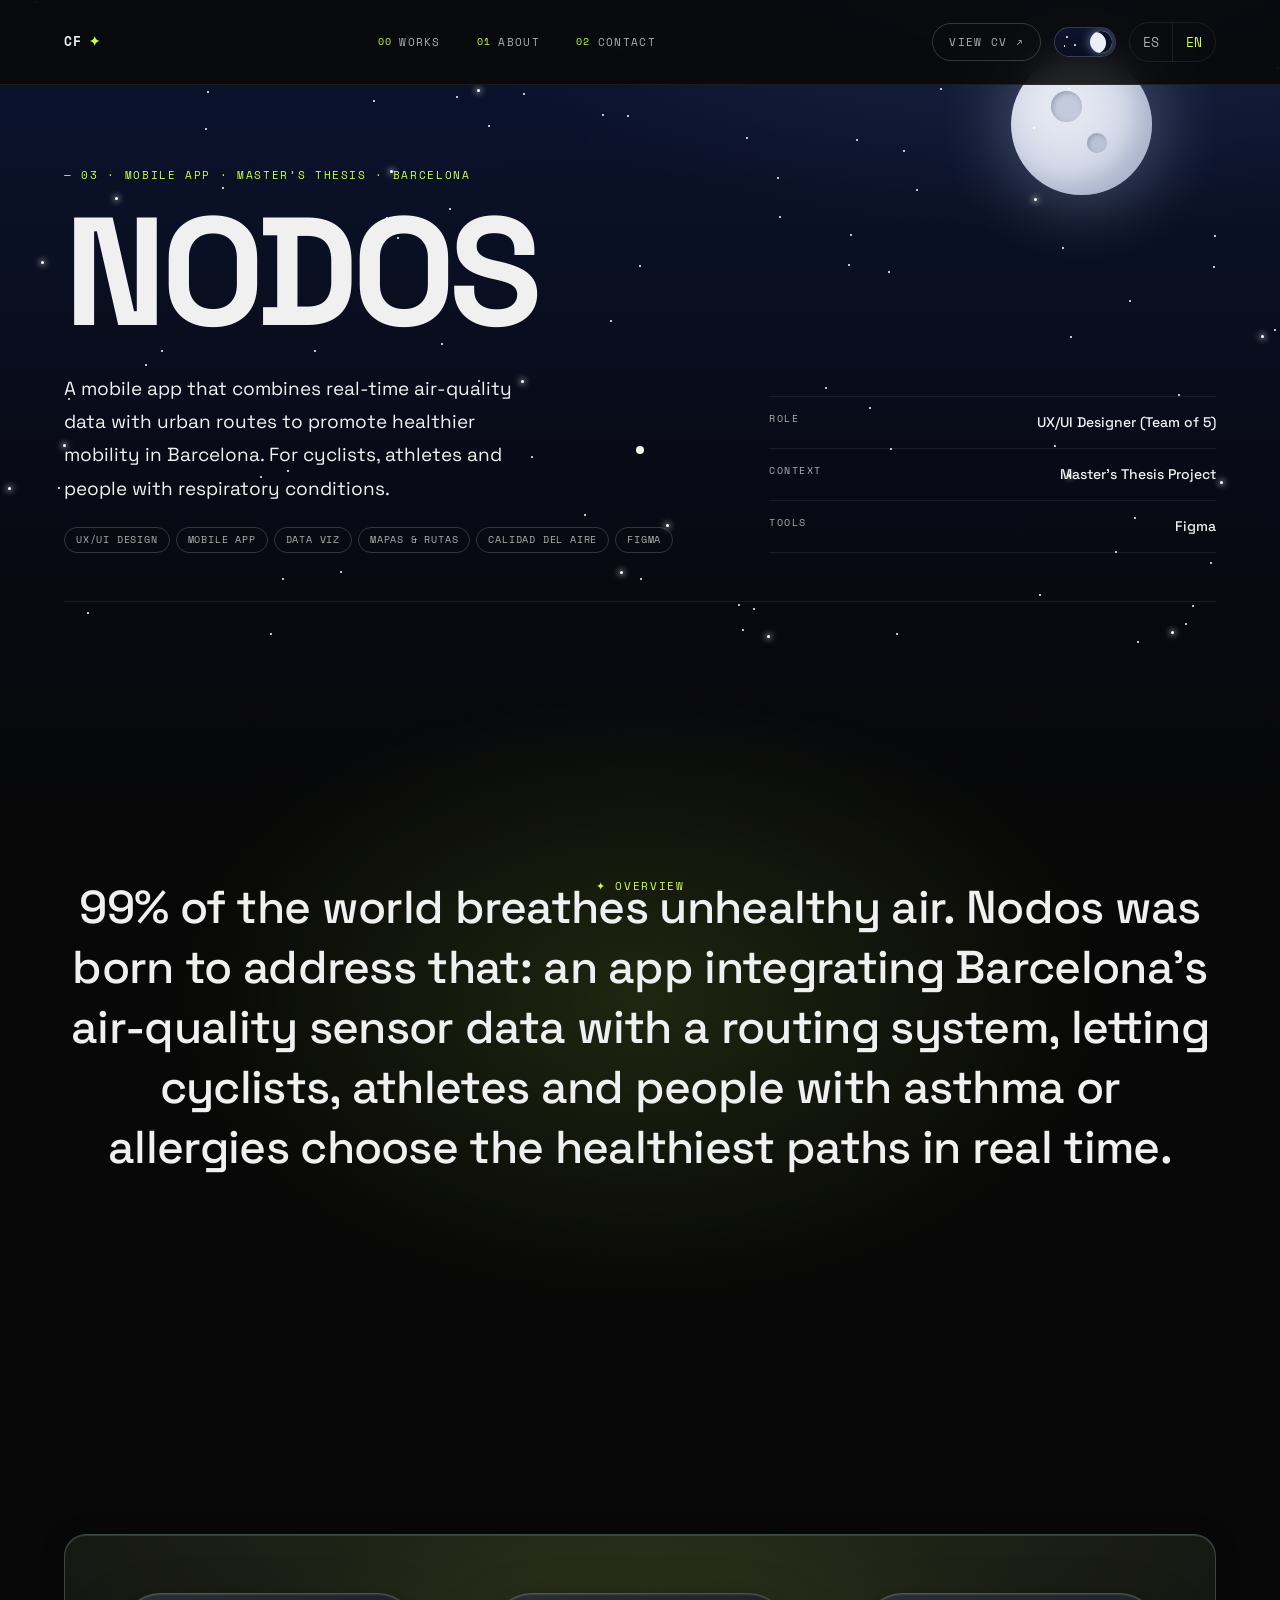
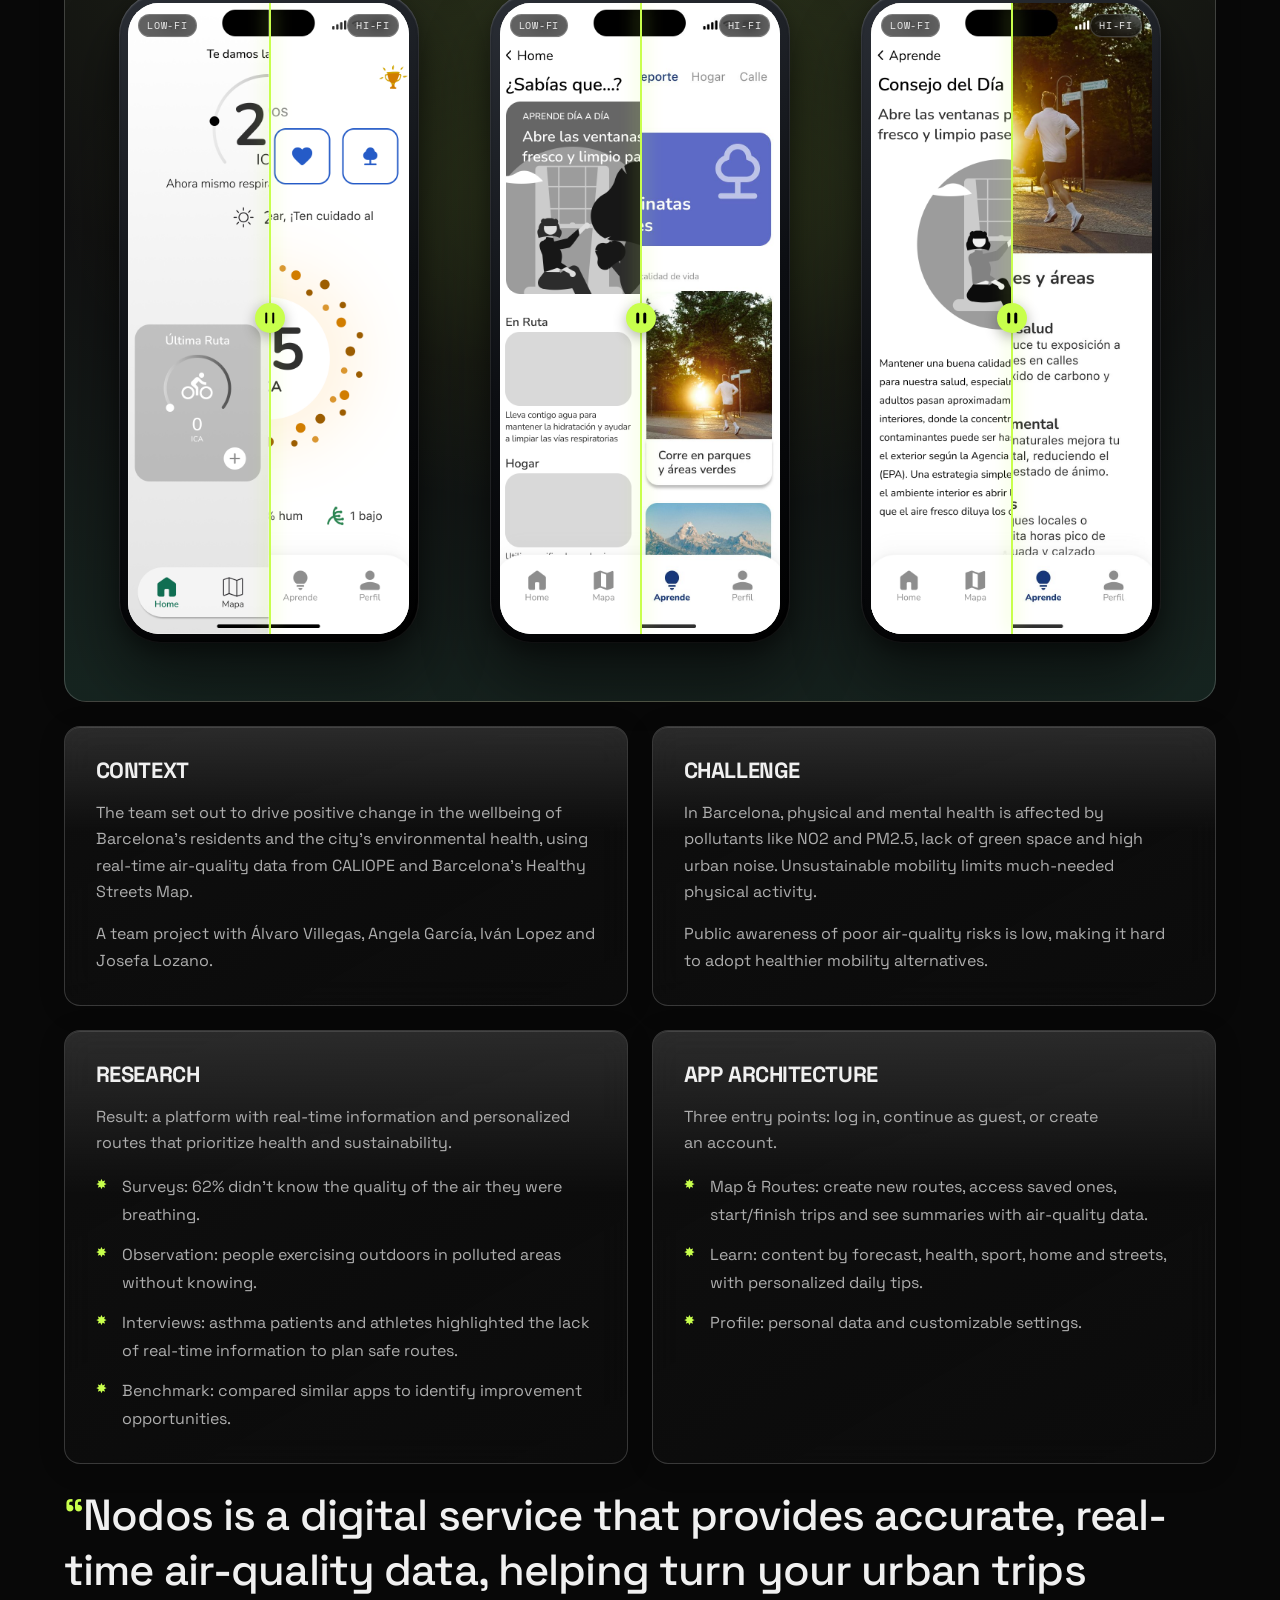
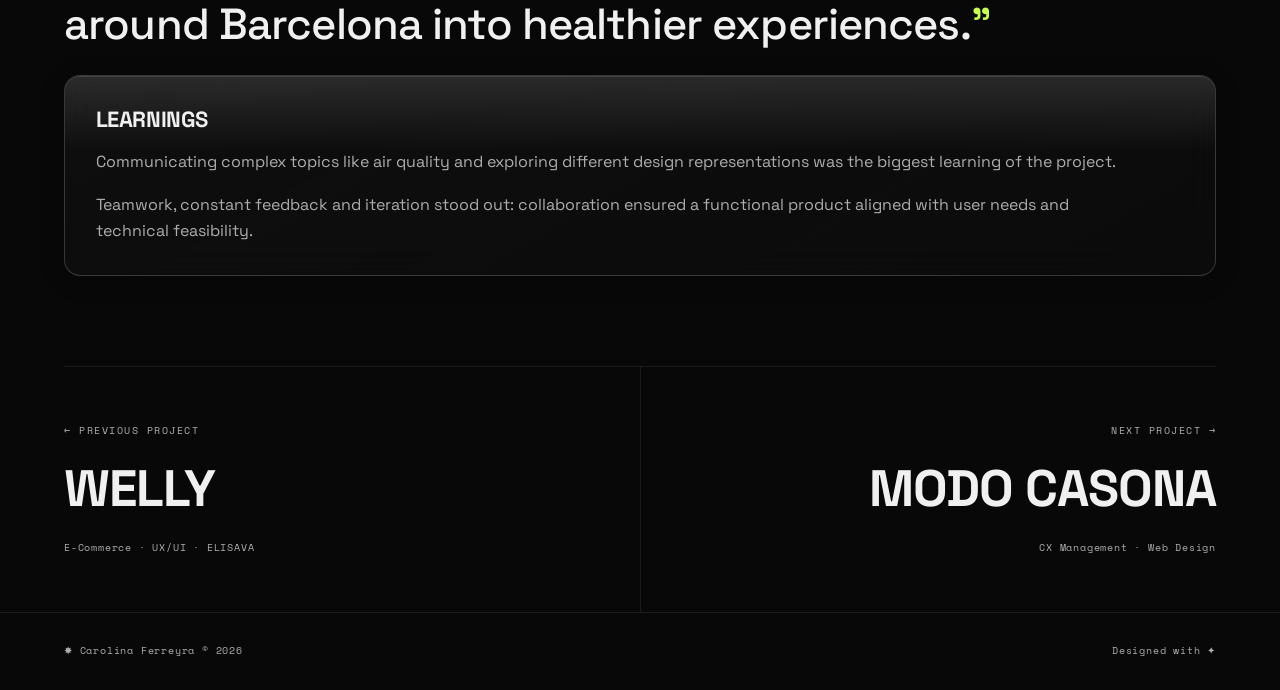
<file: nodos.html>
<!DOCTYPE html>
<html lang="en" data-theme="dark">
<head>
<meta charset="UTF-8">
<meta name="viewport" content="width=device-width, initial-scale=1.0">
<title>Nodos — Carolina Ferreyra</title>
<meta name="description" content="Nodos — UX/UI design for a mobile app combining real-time air quality data with urban routes in Barcelona.">
<meta property="og:title" content="Nodos — Carolina Ferreyra">
<meta property="og:description" content="UX/UI design for a mobile app combining real-time air quality data with urban routes in Barcelona.">
<meta property="og:image" content="https://carolinaferreyra.space/assets/og-image.jpg">
<meta property="og:url" content="https://carolinaferreyra.space/nodos.html">
<meta property="og:site_name" content="Carolina Ferreyra">
<meta property="og:type" content="website">
<meta name="twitter:card" content="summary_large_image">
<meta name="author" content="Carolina Ferreyra">
<link rel="canonical" href="https://carolinaferreyra.space/nodos.html">
<link rel="icon" type="image/svg+xml" href="assets/logo/favicon.svg">
<link rel="stylesheet" href="styles.css">
<script type="application/ld+json">
{
  "@context": "https://schema.org",
  "@type": "CreativeWork",
  "name": "Nodos",
  "description": "UX/UI design for a mobile app combining real-time air quality data with urban routes in Barcelona.",
  "author": {
    "@type": "Person",
    "name": "Carolina Ferreyra"
  },
  "url": "https://carolinaferreyra.space/nodos.html",
  "keywords": "UX Design, Mobile App, Air Quality, Barcelona"
}
</script>
<script src="case-data.js"></script>
<style>

  @keyframes cf-fu { from { opacity: 0; transform: translateY(18px); } to { opacity: 1; transform: none; } }
  @media (hover: hover) and (pointer: fine) { body { cursor: none; } }
  @media (hover: none), (pointer: coarse) { #cf-cur-dot, #cf-cur-ring { display: none !important; } }
  @media (max-width: 900px) { #cf-nav-links { display: none !important; } }

</style>
<script>(function(){var t=localStorage.getItem('cf_tpl_theme');if(t)document.documentElement.setAttribute('data-theme',t);})();</script>
</head>
<body>
<div id="cf-cur-dot" aria-hidden="true" style="position:fixed;top:0;left:0;width:8px;height:8px;border-radius:50%;background:#fff;mix-blend-mode:difference;pointer-events:none;z-index:9999;transform:translate(-50%,-50%);"></div>
<div id="cf-cur-ring" aria-hidden="true" style="position:fixed;top:0;left:0;width:13px;height:13px;border-radius:50%;border:1.5px solid var(--border-strong);pointer-events:none;z-index:9998;transform:translate(-50%,-50%);opacity:0;transition:width .24s var(--ease-ring),height .24s var(--ease-ring),opacity .2s;"></div>

<div id="cf-sky" class="cf-sky" aria-hidden="true">
  <div class="cf-sky__sun"></div>
  <div class="cf-sky__moon"></div>
  <div class="cf-sky__clouds" id="cf-clouds"></div>
  <div class="cf-sky__stars" id="cf-stars"></div>
  <div class="cf-shooting" style="top:16%;left:60%;"></div>
</div>

<nav id="cf-nav" aria-label="Main" style="position:fixed;top:0;left:0;right:0;z-index:100;display:flex;align-items:center;justify-content:space-between;padding:20px var(--gutter);background:color-mix(in srgb, var(--bg) 88%, transparent);backdrop-filter:blur(14px);-webkit-backdrop-filter:blur(14px);border-bottom:1px solid var(--border);">
  <a href="index.html" id="cf-logo" style="font-family:var(--font-mono);font-size:13px;font-weight:700;letter-spacing:.08em;text-transform:uppercase;display:inline-flex;align-items:center;gap:7px;">CF <span style="color:var(--accent);">✦</span></a>
  <ul id="cf-nav-links" style="display:flex;gap:36px;list-style:none;">
    <li><a class="cf-navlink" href="index.html#cf-works" style="font-family:var(--font-mono);font-size:11px;letter-spacing:.12em;text-transform:uppercase;color:var(--text-muted);display:flex;align-items:center;gap:7px;transition:color .2s;"><span style="color:var(--accent);font-size:10px;">00</span> <span data-k="nav_works">Trabajos</span></a></li>
    <li><a class="cf-navlink" href="index.html#cf-about" style="font-family:var(--font-mono);font-size:11px;letter-spacing:.12em;text-transform:uppercase;color:var(--text-muted);display:flex;align-items:center;gap:7px;transition:color .2s;"><span style="color:var(--accent);font-size:10px;">01</span> <span data-k="nav_about">Sobre mí</span></a></li>
    <li><a class="cf-navlink" href="index.html#cf-contact" style="font-family:var(--font-mono);font-size:11px;letter-spacing:.12em;text-transform:uppercase;color:var(--text-muted);display:flex;align-items:center;gap:7px;transition:color .2s;"><span style="color:var(--accent);font-size:10px;">02</span> <span data-k="nav_contact">Contacto</span></a></li>
  </ul>
  <div style="display:flex;align-items:center;gap:13px;">
    <a class="cf-btn cf-btn--sm" href="https://app.notion.com/p/carolina-ferreyra/Carolina-Ferreyra-04e3e8ecbef94b14a1a25b7388e45011?source=copy_link" target="_blank" rel="noopener noreferrer"><span data-k="c_cv">Ver CV</span> ↗</a>
    <button id="cf-theme" class="cf-daynight" aria-label="Cambiar tema día / noche" title="Día / Noche">
      <span class="cf-daynight__deco" aria-hidden="true"><i class="c1"></i><i class="c2"></i><i class="s1"></i><i class="s2"></i><i class="s3"></i></span>
      <span class="cf-daynight__thumb" aria-hidden="true"></span>
    </button>
    <div class="cf-seg" role="group" aria-label="Language">
      <button id="cf-lang-es" class="cf-seg__btn" data-lang="es">ES</button>
      <button id="cf-lang-en" class="cf-seg__btn is-active" data-lang="en">EN</button>
    </div>
  </div>
</nav>

<nav class="cf-botnav" aria-label="Acciones rápidas">
  <a class="cf-botnav__item" href="https://app.notion.com/p/carolina-ferreyra/Carolina-Ferreyra-04e3e8ecbef94b14a1a25b7388e45011?source=copy_link" target="_blank" rel="noopener noreferrer">
    <span class="cf-botnav__ico" aria-hidden="true"><svg viewBox="0 0 24 24" fill="none" stroke="currentColor" stroke-width="1.8" stroke-linecap="round" stroke-linejoin="round"><path d="M14 3H7a2 2 0 0 0-2 2v14a2 2 0 0 0 2 2h10a2 2 0 0 0 2-2V8z"></path><path d="M14 3v5h5"></path><path d="M9 13h6M9 17h6"></path></svg></span>
    <span class="cf-botnav__lbl">CV</span>
  </a>
  <button class="cf-botnav__item cf-botnav__menu" id="cf-botmenu-btn" aria-expanded="false" aria-controls="cf-botmenu" aria-label="Menú">
    <span class="cf-botnav__ico cf-botnav__ico--lg cf-botburger" aria-hidden="true"><i></i><i></i><i></i></span>
  </button>
  <a class="cf-botnav__item" href="https://www.linkedin.com/in/carolina-ferreyra/" target="_blank" rel="noopener noreferrer">
    <span class="cf-botnav__ico" aria-hidden="true"><svg viewBox="0 0 24 24" fill="currentColor"><path d="M4.98 3.5a2.5 2.5 0 1 1 0 5 2.5 2.5 0 0 1 0-5zM3 9h4v12H3zM9 9h3.8v1.7h.05c.53-1 1.83-2.05 3.77-2.05 4.03 0 4.78 2.65 4.78 6.1V21h-4v-5.4c0-1.3-.02-2.96-1.8-2.96-1.8 0-2.08 1.4-2.08 2.86V21H9z"></path></svg></span>
    <span class="cf-botnav__lbl">LinkedIn</span>
  </a>
</nav>
<div class="cf-botscrim" id="cf-botscrim" hidden></div>
<div class="cf-botmenu" id="cf-botmenu" role="menu" aria-hidden="true">
  <a class="cf-botmenu__link" role="menuitem" href="index.html#cf-works" data-k="nav_works">Trabajos</a>
  <a class="cf-botmenu__link" role="menuitem" href="index.html#cf-about" data-k="nav_about">Sobre mí</a>
  <a class="cf-botmenu__link" role="menuitem" href="index.html#cf-contact" data-k="nav_contact">Contacto</a>
  <div class="cf-botmenu__lang cf-seg" role="group" aria-label="Idioma">
    <button class="cf-seg__btn cf-blang" data-lang="es">ES</button>
    <button class="cf-seg__btn cf-blang is-active" data-lang="en">EN</button>
  </div>
</div>

<main id="cf-case" style="position:relative;z-index:1;">
  <header class="cf-case-wrap">
    <div class="cf-case-hero">
      <p class="cf-case-kicker"><span id="cf-c-index">— 01</span> · <span id="cf-c-kicker"></span></p>
      <h1 class="cf-case-title" id="cf-c-title">Project</h1>
      <div class="cf-case-intro">
        <div>
          <p class="cf-case-lede" id="cf-c-lede"></p>
          <div class="cf-case-tags" id="cf-c-tags" aria-hidden="true"></div>
        </div>
        <div class="cf-case-meta" id="cf-c-meta"></div>
      </div>
    </div>
  </header>

  <section class="cf-case-wrap">
    <div class="cf-case-overview">
      <span class="cf-case-overview__tag">✦ <span data-k="overview">Overview</span></span>
      <p class="cf-case-overview__text" id="cf-c-overview"></p>
    </div>
  </section>

  <section class="cf-case-wrap">
    <div class="cf-case-body" id="cf-c-blocks"></div>
  </section>

  <nav class="cf-case-wrap" aria-label="Project navigation">
    <div class="cf-case-foot" id="cf-c-foot"></div>
  </nav>
</main>

<div id="cf-lightbox" class="cf-lightbox" role="dialog" aria-modal="true" aria-label="Imagen ampliada">
  <button class="cf-lightbox__close" id="cf-lb-close" aria-label="Cerrar">✕</button>
  <button class="cf-lightbox__nav cf-lightbox__nav--prev" id="cf-lb-prev" aria-label="Anterior">‹</button>
  <figure class="cf-lightbox__stage">
    <img id="cf-lb-img" alt="">
    <figcaption class="cf-lightbox__cap" id="cf-lb-cap"></figcaption>
  </figure>
  <button class="cf-lightbox__nav cf-lightbox__nav--next" id="cf-lb-next" aria-label="Siguiente">›</button>
  <span class="cf-lightbox__count" id="cf-lb-count"></span>
</div>

<footer style="position:relative;z-index:1;padding:30px var(--gutter);border-top:1px solid var(--border);display:flex;justify-content:space-between;align-items:center;flex-wrap:wrap;gap:12px;">
  <span style="font-family:var(--font-mono);font-size:10px;letter-spacing:.08em;color:var(--text-muted);"><span aria-hidden="true">✸ </span>Carolina Ferreyra © 2026</span>
  <span style="font-family:var(--font-mono);font-size:10px;letter-spacing:.08em;color:var(--text-muted);" data-k="f_made">Diseñado con ✦</span>
</footer>
<script>
class Component {
  renderVals() { return {}; }

  componentDidMount() {
    this.props = {};
    document.documentElement.style.background = 'var(--bg)';
    document.body.style.background = 'var(--bg)';
    document.body.style.color = 'var(--text)';
    this.reduce = matchMedia('(prefers-reduced-motion: reduce)').matches;
    const qs = new URLSearchParams(location.search);
    this.id = 'nodos';
    this.lang = qs.get('lang') || localStorage.getItem('cf_tpl_lang') || 'en';
    this.theme = qs.get('theme') || localStorage.getItem('cf_tpl_theme') || 'dark';
    this.CASES = window.CF_CASES || {};
    this.NAV = { es:{nav_works:'Trabajos',nav_about:'Sobre mí',nav_contact:'Contacto',c_cv:'Ver CV',overview:'Overview',f_made:'Diseñado con ✦'},
                 en:{nav_works:'Works',nav_about:'About',nav_contact:'Contact',c_cv:'View CV',overview:'Overview',f_made:'Designed with ✦'} };
    this.applyAccent();
    this.applyTheme(this.theme);
    this.initSky();
    this.render();
    this.applyLang(this.lang);
    this.bindToggles();
    this.initBotnav();
    this.initCursor();
    this.initNav();
    this.initLightbox();
  }

  bindThumbs() {
    document.querySelectorAll('.cf-thumb, .cf-3d-expand, .cf-browser__expand, .cf-screen').forEach(btn => {
      if (btn._lb) return; btn._lb = true;
      btn.addEventListener('click', () => this.openLightbox(+btn.dataset.idx));
    });
    this.init3D();
    this.initDeckCompare();
    this.initCompareHint();
    this.initBrowserSvg();
    this.initParallax();
    this.initPhones();
    this.initDesktop();
  }

  // Figma stripped the embedded rasters from these SVG exports — fill those
  // image regions with a soft brand-tinted placeholder so they don't read as broken.
  fillSvgImages(txt) {
    const grad = '<defs><linearGradient id="cf-imgfill" x1="0" y1="0" x2="1" y2="1"><stop offset="0" stop-color="#dcefe8"/><stop offset="1" stop-color="#f6e2ee"/></linearGradient></defs>';
    txt = txt.replace(/<svg([^>]*)>/, (m, a) => `<svg${a}>${grad}`);
    txt = txt.replace(/url\(#pattern[0-9A-Za-z_]+\)/g, 'url(#cf-imgfill)');
    return txt;
  }

  initPhones() {
    document.querySelectorAll('.cf-phone__page').forEach((page) => {
      if (page._init) return; page._init = true;
      if (this.reduce) return;
      const screen = page.closest('.cf-phone__scroll') || page.parentElement;
      const getMax = () => Math.max(0, page.offsetHeight - screen.clientHeight) * 0.92; // stop short of the footer
      const start = () => this.attachScroll(screen, page, getMax, { secs: 13 });
      if (page.complete && page.naturalHeight) start();
      else page.addEventListener('load', start, { once: true });
    });
  }

  // Shared auto-scroll for the browser / phone mockups. Waits `startDelay` of no
  // interaction, then gently ping-pongs the page. Hovering freezes it and lets the
  // viewer scroll manually (wheel / touch); leaving re-arms the idle timer.
  attachScroll(el, mover, getMax, opts) {
    opts = opts || {};
    const secs = opts.secs || 18, startDelay = opts.startDelay || 4000, dwell = opts.dwell || 1400;
    const onFrame = opts.onFrame || null;
    let pos = 0, dir = 1, hovering = false, dwellUntil = 0, last = performance.now(), lastInteract = performance.now();
    el.addEventListener('mouseenter', () => { hovering = true; });
    el.addEventListener('mouseleave', () => { hovering = false; lastInteract = performance.now(); });
    el.addEventListener('wheel', (e) => {
      const max = getMax(); if (!max) return;
      if ((e.deltaY < 0 && pos <= 0.0005) || (e.deltaY > 0 && pos >= 0.9995)) return; // at an edge — let the page scroll through
      e.preventDefault();
      pos = Math.max(0, Math.min(1, pos + e.deltaY / max));
      lastInteract = performance.now();
    }, { passive: false });
    let ty = 0;
    el.addEventListener('touchstart', (e) => { ty = e.touches[0].clientY; lastInteract = performance.now(); }, { passive: true });
    el.addEventListener('touchmove', (e) => {
      const max = getMax(); if (!max) return;
      const cy = e.touches[0].clientY; pos = Math.max(0, Math.min(1, pos + (ty - cy) / max)); ty = cy;
      lastInteract = performance.now();
    }, { passive: true });
    const tick = (now) => {
      const dt = Math.min(0.05, (now - last) / 1000); last = now;
      if (!el.dataset.freeze && !hovering && (now - lastInteract > startDelay) && now >= dwellUntil) {
        pos += dir * dt / secs;
        if (pos >= 1) { pos = 1; dir = -1; dwellUntil = now + dwell; }
        else if (pos <= 0) { pos = 0; dir = 1; dwellUntil = now + dwell; }
      }
      const max = getMax();
      mover.style.transform = `translateY(${(-pos * max).toFixed(1)}px)`;
      if (onFrame) onFrame(pos, max);
      requestAnimationFrame(tick);
    };
    requestAnimationFrame(tick);
  }

  // Turn the low-fi → hi-fi deck into a draggable before/after slider. The
  // ambient auto-wipe runs until the user grabs it, then they control the split.
  initDeckCompare() {
    document.querySelectorAll('.cf-deck, .cf-pcompare').forEach(deck => {
      if (deck._cmp) return; deck._cmp = true;
      const view = deck.querySelector('.cf-deck__view, .cf-pcompare__view');
      if (!view) return;
      const set = (clientX) => {
        const r = view.getBoundingClientRect();
        let p = (clientX - r.left) / r.width * 100;
        p = Math.max(2, Math.min(98, p));
        deck.style.setProperty('--split', p + '%');
      };
      const down = (e) => {
        deck.classList.add('is-grab');
        set(e.clientX);
        const move = (ev) => set(ev.clientX);
        const up = () => { removeEventListener('pointermove', move); removeEventListener('pointerup', up); };
        addEventListener('pointermove', move);
        addEventListener('pointerup', up);
        e.preventDefault();
      };
      view.addEventListener('pointerdown', down);
    });
  }

  // Brief idle nudge so the viewer learns the divider is draggable. Plays once
  // per slider when it scrolls into view; skipped if the user already grabbed it.
  initCompareHint() {
    if (this.reduce) return;
    if (this._hintIO) this._hintIO.disconnect();
    this._hintIO = new IntersectionObserver((ents) => {
      ents.forEach(e => {
        if (!e.isIntersecting || e.target._hinted) return;
        e.target._hinted = true;
        if (e.target.classList.contains('is-grab')) return;
        e.target.classList.add('is-hint');
        e.target.addEventListener('animationend', () => e.target.classList.remove('is-hint'), { once: true });
      });
    }, { threshold: 0.55 });
    document.querySelectorAll('.cf-pcompare').forEach(el => this._hintIO.observe(el));
  }

  initDesktop() {
    document.querySelectorAll('.cf-deck__view[data-dsvg]').forEach(view => {
      if (view._init) return; view._init = true;
      fetch(view.dataset.dsvg).then(r => r.text()).then(txt => {
        txt = this.fillSvgImages(txt);
        const base = view.querySelector('.cf-deck__base'), lofi = view.querySelector('.cf-deck__lofi');
        if (base && !view.dataset.hifi) base.innerHTML = txt;
        if (lofi) lofi.innerHTML = txt;
        [base, lofi].forEach(l => { const s = l && l.querySelector('svg'); if (s) { s.removeAttribute('width'); s.removeAttribute('height'); } });
      }).catch(() => {});
    });
  }

  initParallax() {
    if (this._plxInit || this.reduce) return; this._plxInit = true;
    const cards = [...document.querySelectorAll('.cf-case-block')];
    const txt = document.querySelector('.cf-case-overview__text');
    const tag = document.querySelector('.cf-case-overview__tag');
    cards.forEach(c => c.style.willChange = 'transform');
    [txt, tag].forEach(e => { if (e) e.style.willChange = 'transform'; });
    const speeds = [0, 0.055, 0.028];
    const clamp = (v, m) => Math.max(-m, Math.min(m, v));
    let ticking = false;
    const update = () => {
      ticking = false;
      const mid = innerHeight / 2;
      cards.forEach((c, i) => {
        const sp = speeds[i % 3];
        if (!sp) { c.style.transform = ''; return; }
        const r = c.getBoundingClientRect();
        const delta = (r.top + r.height / 2) - mid;
        c.style.transform = `translateY(${clamp(-delta * sp, 70).toFixed(1)}px)`;
      });
      if (txt) { const r = txt.getBoundingClientRect(); const d = (r.top + r.height / 2) - mid; const o = clamp(-d * 0.16, 90); txt.style.transform = `translateY(${o.toFixed(1)}px)`; if (tag) tag.style.transform = `translateY(${(o * 0.55).toFixed(1)}px)`; }
    };
    const onScroll = () => { if (!ticking) { ticking = true; requestAnimationFrame(update); } };
    addEventListener('scroll', onScroll, { passive: true });
    addEventListener('resize', onScroll, { passive: true });
    update();
  }

  async initBrowserSvg() {
    const pages = document.querySelectorAll('.cf-browser__page[data-svg]');
    for (const page of pages) {
      if (page._svgInit) continue; page._svgInit = true;
      try {
        const txt = await (await fetch(page.dataset.svg)).text();
        page.innerHTML = txt;
      } catch (e) { continue; }
      const svg = page.querySelector('svg');
      if (!svg) continue;
      svg.removeAttribute('width'); svg.removeAttribute('height');

      // Re-insert the Barcelona map (Figma dropped the embedded raster) as a layer over the empty map area
      if (page.dataset.map) {
        const layer = document.createElement('div');
        layer.className = 'cf-map-layer';
        layer.style.cssText = 'left:24.844%;top:10.829%;width:72.891%;height:30.146%;';
        const mimg = document.createElement('img');
        mimg.src = page.dataset.map; mimg.alt = '';
        layer.appendChild(mimg);
        page.appendChild(layer);
      }
      const paths = svg.querySelectorAll('path');
      const view = page.closest('.cf-browser__view');
      const thumb = view.querySelector('.cf-browser__scrollbar i');
      const card = page.closest('.cf-browser');

      // identify chart elements by document order
      const barIdx = [560,562,564,566,568,570,572,574,576,578, 598,600,602,604,606,608,610,612,614,616];
      const lineIdx = [684,692,700,708,716,723,731,739,769];
      const bars = barIdx.map(i => paths[i]).filter(Boolean);
      const lines = lineIdx.map(i => paths[i]).filter(Boolean);
      bars.forEach(b => { b.style.transformBox = 'fill-box'; b.style.transformOrigin = 'bottom'; b.style.transform = 'scaleY(0)'; });
      const lineLens = lines.map(l => { let L = 0; try { L = l.getTotalLength(); } catch (_) {} l.style.strokeDasharray = L; l.style.strokeDashoffset = L; return L; });

      if (this.reduce) {
        bars.forEach(b => b.style.transform = 'scaleY(1)');
        lines.forEach(l => l.style.strokeDashoffset = 0);
        continue;
      }

      const VB = 2547, clamp = (v,a,b) => Math.max(a, Math.min(b, v));
      const easeInOut = x => x < 0.5 ? 2*x*x : 1 - Math.pow(-2*x+2,2)/2;
      // scroll position 0..1 over the cycle (top → bottom → top with dwells)
      const sOf = t => {
        if (t < 0.06) return 0;
        if (t < 0.46) return easeInOut((t-0.06)/0.40);
        if (t < 0.56) return 1;
        if (t < 0.96) return 1 - easeInOut((t-0.56)/0.40);
        return 0;
      };
      const getMax = () => { const Hp = page.offsetHeight || (view.clientWidth * VB / 1590); return Math.max(0, Hp - view.clientHeight); };
      this.attachScroll(view, page, getMax, { secs: 20, onFrame: (pos, maxPx) => {
        if (thumb) thumb.style.top = (pos * 64).toFixed(2) + '%';
        const Hp = page.offsetHeight || (view.clientWidth * VB / 1590), Hv = view.clientHeight;
        const reveal = (cVb) => clamp((Hv - ((cVb/VB)*Hp - pos*maxPx)) / (Hv*0.55), 0, 1);
        const pb = reveal(1255), pl = reveal(1670);
        bars.forEach((b,i) => { const d = i*0.025; const v = clamp((pb-d)/(1-d||1),0,1); b.style.transform = `scaleY(${easeInOut(v).toFixed(3)})`; });
        lines.forEach((l,i) => { const d = i*0.04; const v = clamp((pl-d)/(1-d||1),0,1); l.style.strokeDashoffset = (lineLens[i]*(1-easeInOut(v))).toFixed(1); });
      }});
    }
  }

  init3D() {
    document.querySelectorAll('.cf-case-showcase').forEach(sc => {
      if (sc._3d) return; sc._3d = true;
      const obj = sc.querySelector('.cf-3d-obj');
      if (!obj) return;
      const reduce = this.reduce;
      let rx = 0, ry = 0, trx = 0, try_ = 0, raf = null, dragging = false, lx = 0, ly = 0;
      const clamp = (v, m) => Math.max(-m, Math.min(m, v));
      const paint = () => { obj.style.transform = `rotateX(${rx.toFixed(2)}deg) rotateY(${ry.toFixed(2)}deg)`; };
      const loop = () => {
        rx += (trx - rx) * 0.12; ry += (try_ - ry) * 0.12; paint();
        if (dragging || Math.abs(trx - rx) > 0.04 || Math.abs(try_ - ry) > 0.04) raf = requestAnimationFrame(loop);
        else raf = null;
      };
      const kick = () => { if (reduce) { rx = trx; ry = try_; paint(); return; } if (!raf) raf = requestAnimationFrame(loop); };
      sc.addEventListener('pointerdown', e => {
        if (e.target.closest('.cf-3d-expand')) return;
        dragging = true; lx = e.clientX; ly = e.clientY; sc.classList.add('is-grab');
        try { sc.setPointerCapture(e.pointerId); } catch (_) {}
      });
      sc.addEventListener('pointermove', e => {
        if (!dragging) return;
        const dx = e.clientX - lx, dy = e.clientY - ly; lx = e.clientX; ly = e.clientY;
        try_ = clamp(try_ + dx * 0.45, 40); trx = clamp(trx - dy * 0.45, 26); kick();
      });
      const end = () => { dragging = false; sc.classList.remove('is-grab'); };
      sc.addEventListener('pointerup', end);
      sc.addEventListener('pointercancel', end);
      sc.addEventListener('mousemove', e => {
        if (dragging) return;
        const r = sc.getBoundingClientRect();
        const px = (e.clientX - r.left) / r.width - 0.5, py = (e.clientY - r.top) / r.height - 0.5;
        try_ = px * 26; trx = -py * 15; kick();
      });
      sc.addEventListener('mouseleave', () => { if (dragging) return; trx = 0; try_ = 0; kick(); });
      paint();
    });
  }

  initLightbox() {
    if (this._lbInit) return; this._lbInit = true;
    const lb = document.getElementById('cf-lightbox');
    document.getElementById('cf-lb-close').addEventListener('click', () => this.closeLightbox());
    document.getElementById('cf-lb-prev').addEventListener('click', () => this.stepLightbox(-1));
    document.getElementById('cf-lb-next').addEventListener('click', () => this.stepLightbox(1));
    lb.addEventListener('click', e => { if (e.target === lb) this.closeLightbox(); });
    addEventListener('keydown', e => {
      if (!lb.classList.contains('is-open')) return;
      if (e.key === 'Escape') this.closeLightbox();
      else if (e.key === 'ArrowRight') this.stepLightbox(1);
      else if (e.key === 'ArrowLeft') this.stepLightbox(-1);
    });
  }

  openLightbox(idx) {
    if (!this.imgs || !this.imgs.length) return;
    this.lbIdx = idx;
    this.paintLightbox();
    document.getElementById('cf-lightbox').classList.add('is-open');
    document.body.style.overflow = 'hidden';
  }
  stepLightbox(dir) {
    const n = this.imgs.length;
    this.lbIdx = (this.lbIdx + dir + n) % n;
    this.paintLightbox();
  }
  paintLightbox() {
    const it = this.imgs[this.lbIdx];
    document.getElementById('cf-lb-img').src = it.src;
    document.getElementById('cf-lb-img').alt = it.alt || '';
    document.getElementById('cf-lb-cap').textContent = it.alt || '';
    document.getElementById('cf-lb-count').textContent = (this.lbIdx + 1) + ' / ' + this.imgs.length;
    const multi = this.imgs.length > 1;
    document.getElementById('cf-lb-prev').style.display = multi ? '' : 'none';
    document.getElementById('cf-lb-next').style.display = multi ? '' : 'none';
    document.getElementById('cf-lb-count').style.display = multi ? '' : 'none';
  }
  closeLightbox() {
    document.getElementById('cf-lightbox').classList.remove('is-open');
    document.body.style.overflow = '';
  }

  applyAccent() {
    const a = this.props.accent;
    // Only override when the user actually customised the accent — keep the
    // per-theme tokens otherwise (light mode keeps its success-blue).
    if (a && Array.isArray(a) && a[0] && a[0].toLowerCase() !== '#c8ff4c') {
      document.documentElement.style.setProperty('--lime-500', a[0]);
      if (a[1]) document.documentElement.style.setProperty('--mint-500', a[1]);
    }
  }

  data() { return this.CASES[this.id] || this.CASES.datalog; }

  render() {
    const d = this.data(); if (!d) return;
    const L = this.lang;
    document.getElementById('cf-c-index').textContent = '— ' + d.index;
    document.getElementById('cf-c-title').textContent = d.title;
    document.title = d.title + ' — Carolina Ferreyra';
    // tags
    document.getElementById('cf-c-tags').innerHTML = d.tags.map(t => `<span class="cf-tag">${t}</span>`).join('');
    // meta
    document.getElementById('cf-c-meta').innerHTML = d.meta.map(m => `
      <div class="cf-case-meta__row"><span class="cf-case-meta__l">${m.l[L]}</span><span class="cf-case-meta__v">${m.v[L]}</span></div>`).join('');
    // blocks — text in glass cards; consecutive images grouped into a thumbnail gallery (→ lightbox)
    this.imgs = [];
    d.blocks.forEach(b => {
      if (b.browser && b.full) this.imgs.push({ src: b.browser, alt: (b.alt && b.alt[L]) || '' });
      else if (b.browser) this.imgs.push({ src: b.browser, alt: (b.alt && b.alt[L]) || '' });
      else if (b.grid) b.grid.forEach(g => this.imgs.push({ src: g.src, alt: (g.label && g.label[L]) || '' }));
      else if (b.img) this.imgs.push({ src: b.img, alt: (b.alt && b.alt[L]) || '' });
    });
    const blocks = d.blocks;
    let out = '', i = 0, imgIdx = 0;
    while (i < blocks.length) {
      const b = blocks[i];
      if (b.phones) {
        const pos = ['cf-phone--l', 'cf-phone--c', 'cf-phone--r'];
        const dels = ['0s', '-2.2s', '-4.4s'];
        out += '<div class="cf-phones">';
        b.phones.forEach((ph, k) => {
          out += `<div class="cf-phone ${pos[k] || ''}"><div class="cf-phone__bezel" style="--del:${dels[k] || '0s'}"><div class="cf-phone__screen"><img class="cf-phone__page" src="${ph.src}" alt="" loading="lazy"><span class="cf-phone__glare"></span></div></div></div>`;
        });
        out += '</div>';
        i++;
      } else if (b.desktop) {
        out += `<div class="cf-deck"><div class="cf-deck__frame"><div class="cf-deck__chrome"><div class="cf-deck__dots"><i></i><i></i><i></i></div><div class="cf-deck__url">${b.url || ''}</div></div><div class="cf-deck__view" data-dsvg="${b.desktop}"${b.hifi ? ` data-hifi="${b.hifi}"` : ''}><div class="cf-deck__layer cf-deck__base">${b.hifi ? `<img src="${b.hifi}" alt="${(b.alt && b.alt[L]) || ''}" style="display:block;width:100%">` : ''}</div><div class="cf-deck__layer cf-deck__lofi"></div><div class="cf-deck__divider"><i></i><i></i></div><span class="cf-deck__tag cf-deck__tag--lo">${b.lo ? b.lo[L] : 'Low-fi'}</span><span class="cf-deck__tag cf-deck__tag--hi">${b.hi ? b.hi[L] : 'Hi-fi'}</span></div></div>${b.caption ? `<span class="cf-phone__label" style="margin-top:18px">${b.caption[L]}</span>` : ''}</div>`;
        i++;
      } else if (b.browser && b.full) {
        const idx = imgIdx++;
        const url = b.url || '';
        out += `<div class="cf-browser cf-browser--full"><div class="cf-browser__frame"><div class="cf-browser__chrome"><div class="cf-browser__dots"><i></i><i></i><i></i></div><div class="cf-browser__url"><svg viewBox="0 0 24 24" fill="none" stroke="currentColor" stroke-width="2"><rect x="5" y="11" width="14" height="10" rx="2"></rect><path d="M8 11V7a4 4 0 0 1 8 0v4"></path></svg>${url}</div></div><div class="cf-browser__view"><img class="cf-browser__page" src="${b.browser}" alt="${(b.alt && b.alt[L]) || ''}" loading="lazy"></div></div><button class="cf-browser__expand" data-idx="${idx}" aria-label="Ampliar imagen">⤢</button></div>`;
        i++;
      } else if (b.grid) {
        out += '<div class="cf-screengrid">';
        b.grid.forEach(g => {
          const idx = imgIdx++;
          out += `<button class="cf-screen" data-idx="${idx}" aria-label="Ampliar imagen"><span class="cf-screen__phone"><img src="${g.src}" alt="${(g.label && g.label[L]) || ''}" loading="lazy"></span>${g.label ? `<span class="cf-screen__label">${g.label[L]}</span>` : ''}</button>`;
        });
        out += '</div>';
        i++;
      } else if (b.compares || b.compare) {
        const list = b.compares || [b.compare];
        const loD = L === 'es' ? 'Baja' : 'Low-fi', hiD = L === 'es' ? 'Alta' : 'Hi-fi';
        out += `<div class="cf-pcompareset"><div class="cf-pcompareset__grid${list.length === 1 ? ' cf-pcompareset__grid--one' : ''}">`;
        list.forEach(c => {
          const loT = c.loLabel ? c.loLabel[L] : loD, hiT = c.hiLabel ? c.hiLabel[L] : hiD;
          out += `<div class="cf-pcompare" role="group" aria-label="${(c.alt && c.alt[L]) || ''} — ${loT} / ${hiT}"><div class="cf-pcompare__phone"><div class="cf-pcompare__view"><div class="cf-pcompare__layer cf-pcompare__base"><img src="${c.hi}" alt="${(c.alt && c.alt[L]) || ''}" loading="lazy" decoding="async"></div><div class="cf-pcompare__layer cf-pcompare__lofi"><img src="${c.lo}" alt="" loading="lazy" decoding="async"></div><div class="cf-pcompare__divider" aria-hidden="true"><i></i><i></i></div><span class="cf-pcompare__tag cf-pcompare__tag--lo" aria-hidden="true">${loT}</span><span class="cf-pcompare__tag cf-pcompare__tag--hi" aria-hidden="true">${hiT}</span></div></div>${c.label ? `<span class="cf-pcompare__label">${c.label[L]}</span>` : ''}</div>`;
        });
        out += '</div>';
        const cap = b.caption || (b.compare && b.compare.caption);
        if (cap) out += `<span class="cf-pcompareset__cap">${cap[L]}</span>`;
        out += '</div>';
        i++;
      } else if (b.illustrations) {
        i++;
      } else if (b.browser) {
        const idx = imgIdx++;
        const url = b.url || 'datalog.barcelona';
        const isSvg = /\.svg($|\?)/i.test(b.browser);
        const mapAttr = b.map ? ` data-map="${b.map}"` : '';
        const page = isSvg
          ? `<div class="cf-browser__page" data-svg="${b.browser}"${mapAttr} role="img" aria-label="${(b.alt && b.alt[L]) || ''}"></div>`
          : `<img class="cf-browser__page" src="${b.browser}" alt="${(b.alt && b.alt[L]) || ''}" loading="lazy">`;
        const cap = b.caption ? b.caption[L] : '';
        out += `<div class="cf-browser${b.small ? ' cf-browser--sm' : ''}"><div class="cf-browser__frame"><div class="cf-browser__chrome"><div class="cf-browser__dots"><i></i><i></i><i></i></div><div class="cf-browser__url"><svg viewBox="0 0 24 24" fill="none" stroke="currentColor" stroke-width="2"><rect x="5" y="11" width="14" height="10" rx="2"></rect><path d="M8 11V7a4 4 0 0 1 8 0v4"></path></svg>${url}</div></div><div class="cf-browser__view" data-anim="${isSvg ? 'js' : 'on'}">${page}<div class="cf-browser__scrollbar"><i></i></div></div></div><button class="cf-browser__expand" data-idx="${idx}" aria-label="Ampliar imagen">⤢</button>${cap ? `<p class="cf-case-p" style="margin-top:14px;color:var(--text-muted);font-size:13px;">${cap}</p>` : ''}</div>`;
        i++;
      } else if (b.img && b.showcase) {
        const idx = imgIdx++;
        const hint = L === 'es' ? 'Arrastra para girar' : 'Drag to rotate';
        out += `<div class="cf-case-showcase"><div class="cf-3d-scene"><div class="cf-3d-obj"><img src="${b.img}" alt="${(b.alt && b.alt[L]) || ''}" loading="lazy"></div></div><button class="cf-3d-expand" data-idx="${idx}" aria-label="Ampliar imagen">⤢</button><span class="cf-3d-hint">↺ ${hint}</span></div>`;
        i++;
      } else if (b.img) {
        const group = [];
        while (i < blocks.length && blocks[i].img && !blocks[i].showcase) { group.push(blocks[i]); i++; }
        out += `<div class="cf-case-gallery${group.length === 1 ? ' cf-case-gallery--single' : ''}">`;
        group.forEach(g => {
          const idx = imgIdx++;
          out += `<button class="cf-thumb" data-idx="${idx}" aria-label="Ampliar imagen"><img src="${g.img}" alt="${(g.alt && g.alt[L]) || ''}" loading="lazy"><span class="cf-thumb__zoom" aria-hidden="true">⤢</span></button>`;
        });
        out += '</div>';
      } else if (b.quote) {
        out += `<blockquote class="cf-case-quote">${b.quote[L]}</blockquote>`;
        i++;
      } else {
        let html = '<div class="cf-case-block">';
        if (b.h) html += `<h2 class="cf-case-h">${b.h[L]}</h2>`;
        if (b.p) html += b.p[L].map(par => `<p class="cf-case-p">${par}</p>`).join('');
        if (b.list) html += `<ul class="cf-case-list">${b.list[L].map(li => `<li>${li}</li>`).join('')}</ul>`;
        html += '</div>';
        out += html;
        i++;
      }
    }
    document.getElementById('cf-c-blocks').innerHTML = out;
    // A text card left alone on its row spans the full width (2-col grid).
    let run = [];
    const flush = () => { if (run.length % 2 === 1) run[run.length - 1].classList.add('cf-case-block--full'); run = []; };
    [...document.getElementById('cf-c-blocks').children].forEach(k => {
      if (k.classList.contains('cf-case-block')) run.push(k); else flush();
    });
    flush();
    this.bindThumbs();
    this.renderFoot(d);
  }

  renderFoot(d) {
    const L = this.lang;
    const foot = document.getElementById('cf-c-foot');
    const prevTxt = L === 'es' ? 'Proyecto anterior' : 'Previous project';
    const nextTxt = L === 'es' ? 'Próximo proyecto' : 'Next project';
    const link = (proj, dir) => proj ? `
      <a class="cf-case-foot__link cf-case-foot__link--${dir}" href="${proj.id}.html">
        <span class="cf-case-foot__dir">${dir === 'prev' ? '← ' + prevTxt : nextTxt + ' →'}</span>
        <span class="cf-case-foot__name">${proj.title}</span>
        <span class="cf-case-foot__sub">${proj.sub[L]}</span>
      </a>` : `<div class="cf-case-foot__empty"></div>`;
    foot.innerHTML = link(d.prev, 'prev') + link(d.next, 'next');
    this.rebindCursor();
  }

  applyLang(l) {
    this.lang = l;
    localStorage.setItem('cf_tpl_lang', l);
    document.documentElement.lang = l;
    const t = this.NAV[l];
    document.querySelectorAll('[data-k]').forEach(el => { const k = el.dataset.k; if (t[k] !== undefined) el.textContent = t[k]; });
    const es = document.getElementById('cf-lang-es'), en = document.getElementById('cf-lang-en');
    if (es) es.classList.toggle('is-active', l === 'es');
    if (en) en.classList.toggle('is-active', l === 'en');
    document.querySelectorAll('.cf-blang').forEach(b => b.classList.toggle('is-active', b.dataset.lang === l));
    const d = this.data();
    document.getElementById('cf-c-kicker').textContent = d.kicker[l];
    document.getElementById('cf-c-lede').textContent = d.lede[l];
    document.getElementById('cf-c-overview').textContent = d.overview[l];
    this.render();
  }

  applyTheme(th) {
    this.theme = th;
    localStorage.setItem('cf_tpl_theme', th);
    document.documentElement.setAttribute('data-theme', th);
  }

  initSky() {
    const stars = document.getElementById('cf-stars');
    if (stars && !stars.childElementCount) {
      let html = '';
      const N = this.reduce ? 40 : 90;
      for (let i = 0; i < N; i++) {
        const big = Math.random() < 0.16;
        const x = (Math.random() * 100).toFixed(2);
        const y = (Math.random() * 72).toFixed(2);
        const tw = (2.2 + Math.random() * 3.6).toFixed(2);
        const dl = (Math.random() * 4).toFixed(2);
        html += `<span class="cf-star${big ? ' cf-star--lg' : ''}" style="left:${x}%;top:${y}%;--tw:${tw}s;--dl:${dl}s;"></span>`;
      }
      stars.innerHTML = html;
    }
    const clouds = document.getElementById('cf-clouds');
    if (clouds && !clouds.childElementCount) {
      const grad = '<svg width="0" height="0" style="position:absolute" aria-hidden="true"><defs>'
        + '<linearGradient id="cf-cloud-grad" x1="0" y1="0" x2="0" y2="1">'
        + '<stop offset="0" stop-color="#ffffff"/><stop offset="0.55" stop-color="#f2f7ff"/><stop offset="1" stop-color="#d4e6fb"/>'
        + '</linearGradient></defs></svg>';
      const svg = '<svg viewBox="0 0 232 132" preserveAspectRatio="xMidYMid meet" aria-hidden="true">'
        + '<g fill="url(#cf-cloud-grad)">'
        + '<ellipse cx="116" cy="92" rx="96" ry="26"/>'
        + '<circle cx="70" cy="74" r="30"/><circle cx="112" cy="56" r="42"/><circle cx="158" cy="72" r="32"/>'
        + '<circle cx="92" cy="82" r="28"/><circle cx="138" cy="82" r="26"/>'
        + '</g></svg>';
      const defs = [
        { top: 11, scale: 1.0,  dur: 62, delay: -6,  op: 0.97 },
        { top: 25, scale: 0.62, dur: 88, delay: -40, op: 0.72 },
        { top: 7,  scale: 0.82, dur: 74, delay: -56, op: 0.86 },
        { top: 39, scale: 1.16, dur: 98, delay: -18, op: 0.99 },
        { top: 18, scale: 0.46, dur: 66, delay: -76, op: 0.6 },
      ];
      clouds.innerHTML = grad + defs.map(d =>
        `<span class="cf-cloud" style="top:${d.top}%;--cs:${d.scale};opacity:${d.op};animation-duration:${d.dur}s;animation-delay:${d.delay}s;">${svg}</span>`
      ).join('');
    }
  }

  bindToggles() {
    const th = document.getElementById('cf-theme');
    if (th) th.addEventListener('click', () => this.applyTheme(this.theme === 'dark' ? 'light' : 'dark'));
    ['cf-lang-es','cf-lang-en'].forEach(id => { const b = document.getElementById(id); if (b) b.addEventListener('click', () => this.applyLang(b.dataset.lang)); });
  }

  initBotnav() {
    const btn = document.getElementById('cf-botmenu-btn');
    const menu = document.getElementById('cf-botmenu');
    const scrim = document.getElementById('cf-botscrim');
    if (!btn || !menu) return;
    const set = (o) => {
      btn.classList.toggle('is-open', o);
      menu.classList.toggle('is-open', o);
      btn.setAttribute('aria-expanded', o ? 'true' : 'false');
      menu.setAttribute('aria-hidden', o ? 'false' : 'true');
      if (scrim) scrim.classList.toggle('is-open', o);
    };
    btn.addEventListener('click', (e) => { e.stopPropagation(); set(!menu.classList.contains('is-open')); });
    if (scrim) scrim.addEventListener('click', () => set(false));
    menu.querySelectorAll('a').forEach(a => a.addEventListener('click', () => set(false)));
    menu.querySelectorAll('.cf-blang').forEach(b => b.addEventListener('click', () => this.applyLang(b.dataset.lang)));
    document.querySelectorAll('.cf-botnav__item:not(.cf-botnav__menu)').forEach(it => {
      it.addEventListener('click', () => { it.classList.remove('is-pop'); void it.offsetWidth; it.classList.add('is-pop'); setTimeout(() => it.classList.remove('is-pop'), 650); });
    });
    addEventListener('keydown', (e) => { if (e.key === 'Escape') set(false); });
  }

  initCursor() {
    if (matchMedia('(hover:none),(pointer:coarse)').matches) return;
    const dot = document.getElementById('cf-cur-dot'), ring = document.getElementById('cf-cur-ring');
    if (!dot || !ring) return;
    let mx = innerWidth/2, my = innerHeight/2, dx = mx, dy = my, rx = mx, ry = my;
    addEventListener('mousemove', e => { mx = e.clientX; my = e.clientY; });
    const loop = () => { dx += (mx-dx)*.3; dy += (my-dy)*.3; rx += (mx-rx)*.15; ry += (my-ry)*.15;
      dot.style.left = dx+'px'; dot.style.top = dy+'px'; ring.style.left = rx+'px'; ring.style.top = ry+'px';
      requestAnimationFrame(loop); };
    loop();
    this._ring = ring;
    this.rebindCursor();
  }
  rebindCursor() {
    const ring = this._ring; if (!ring) return;
    const on = () => { ring.style.width = '64px'; ring.style.height = '64px'; ring.style.opacity = '1'; ring.style.borderColor = 'var(--accent)'; };
    const off = () => { ring.style.width = '13px'; ring.style.height = '13px'; ring.style.opacity = '0'; ring.style.borderColor = 'var(--border-strong)'; };
    document.querySelectorAll('a,button,.cf-case-foot__link,.cf-case-figure').forEach(el => { if (el._cb) return; el._cb = true; el.addEventListener('mouseenter', on); el.addEventListener('mouseleave', off); });
  }

  initNav() {
    document.querySelectorAll('.cf-navlink').forEach(a => {
      a.addEventListener('mouseenter', () => a.style.color = 'var(--text)');
      a.addEventListener('mouseleave', () => a.style.color = 'var(--text-muted)');
    });
    document.querySelectorAll('.cf-case-foot__link[href]').forEach(a => {
      a.addEventListener('click', () => {
        document.body.style.transition = 'opacity .35s var(--ease-out)';
        document.body.style.opacity = '0';
      });
    });
  }
}
new Component().componentDidMount();

</script>
</body>
</html>
</file>
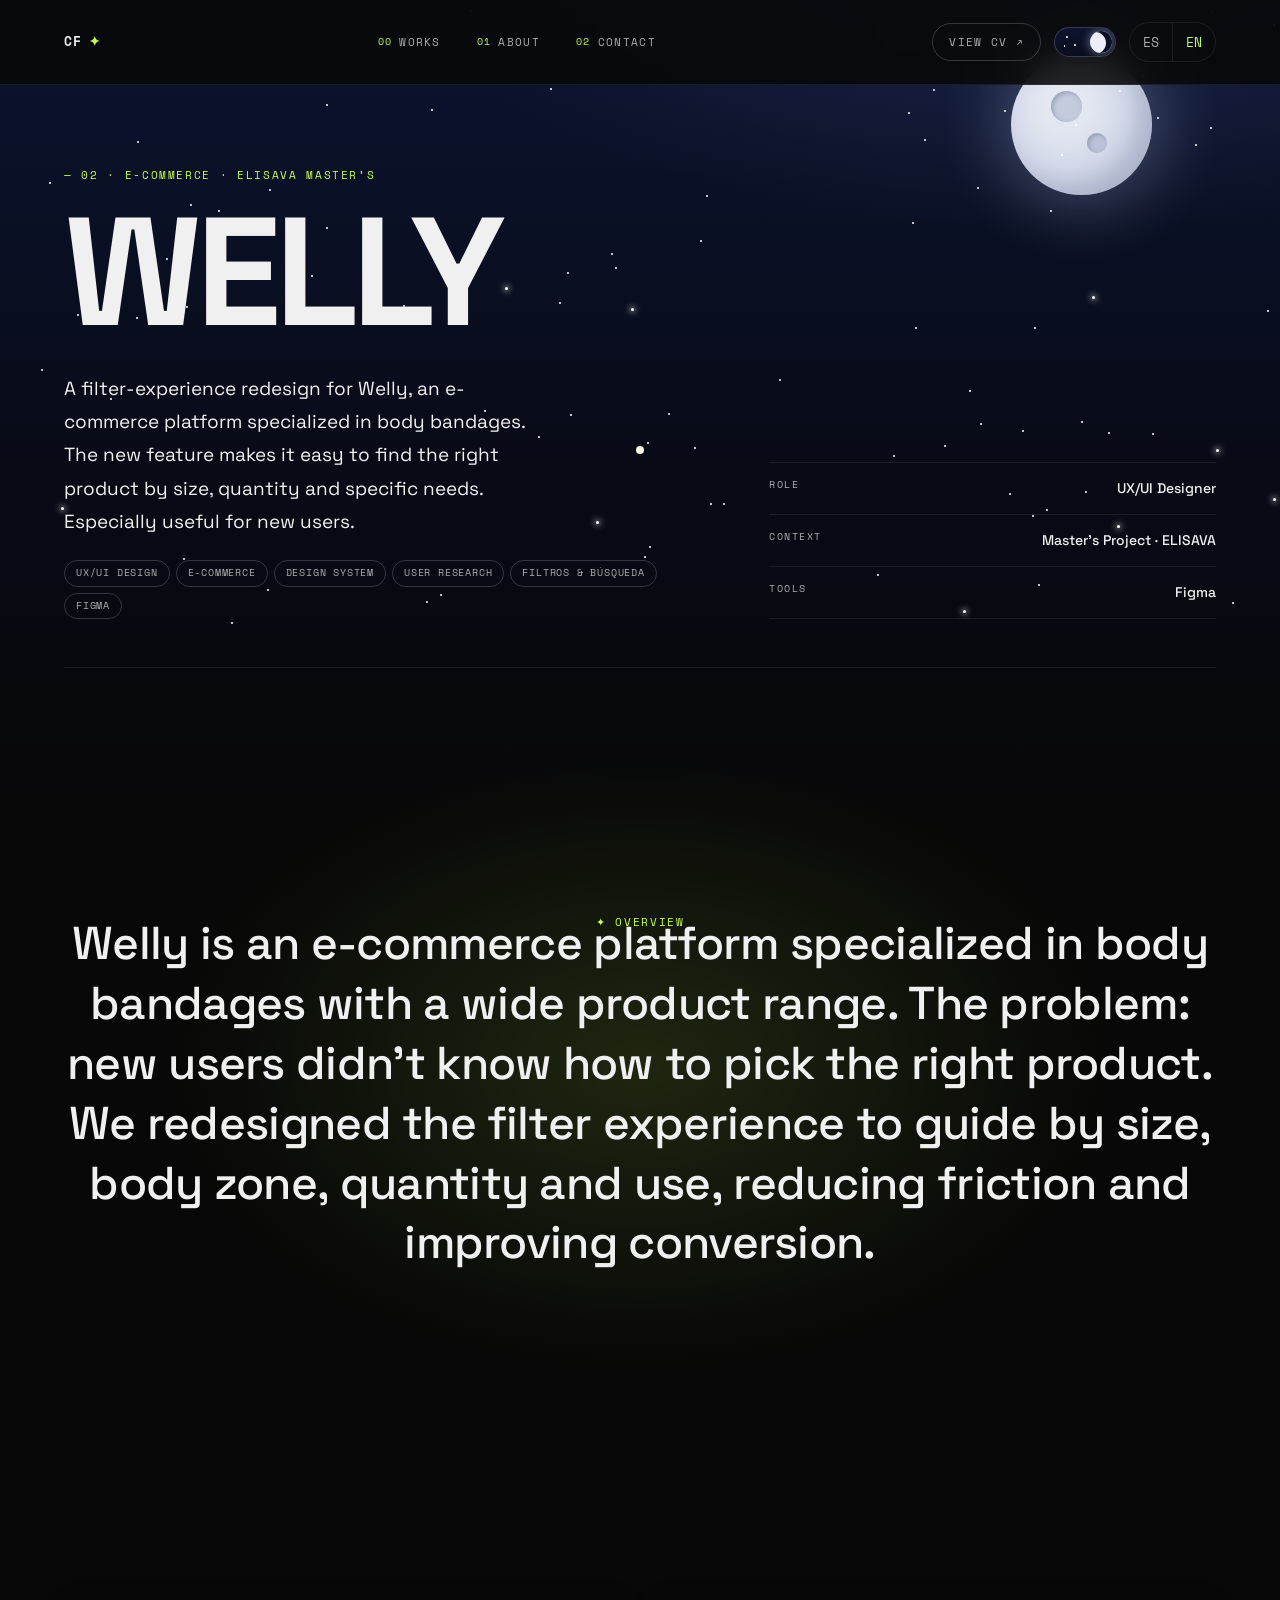
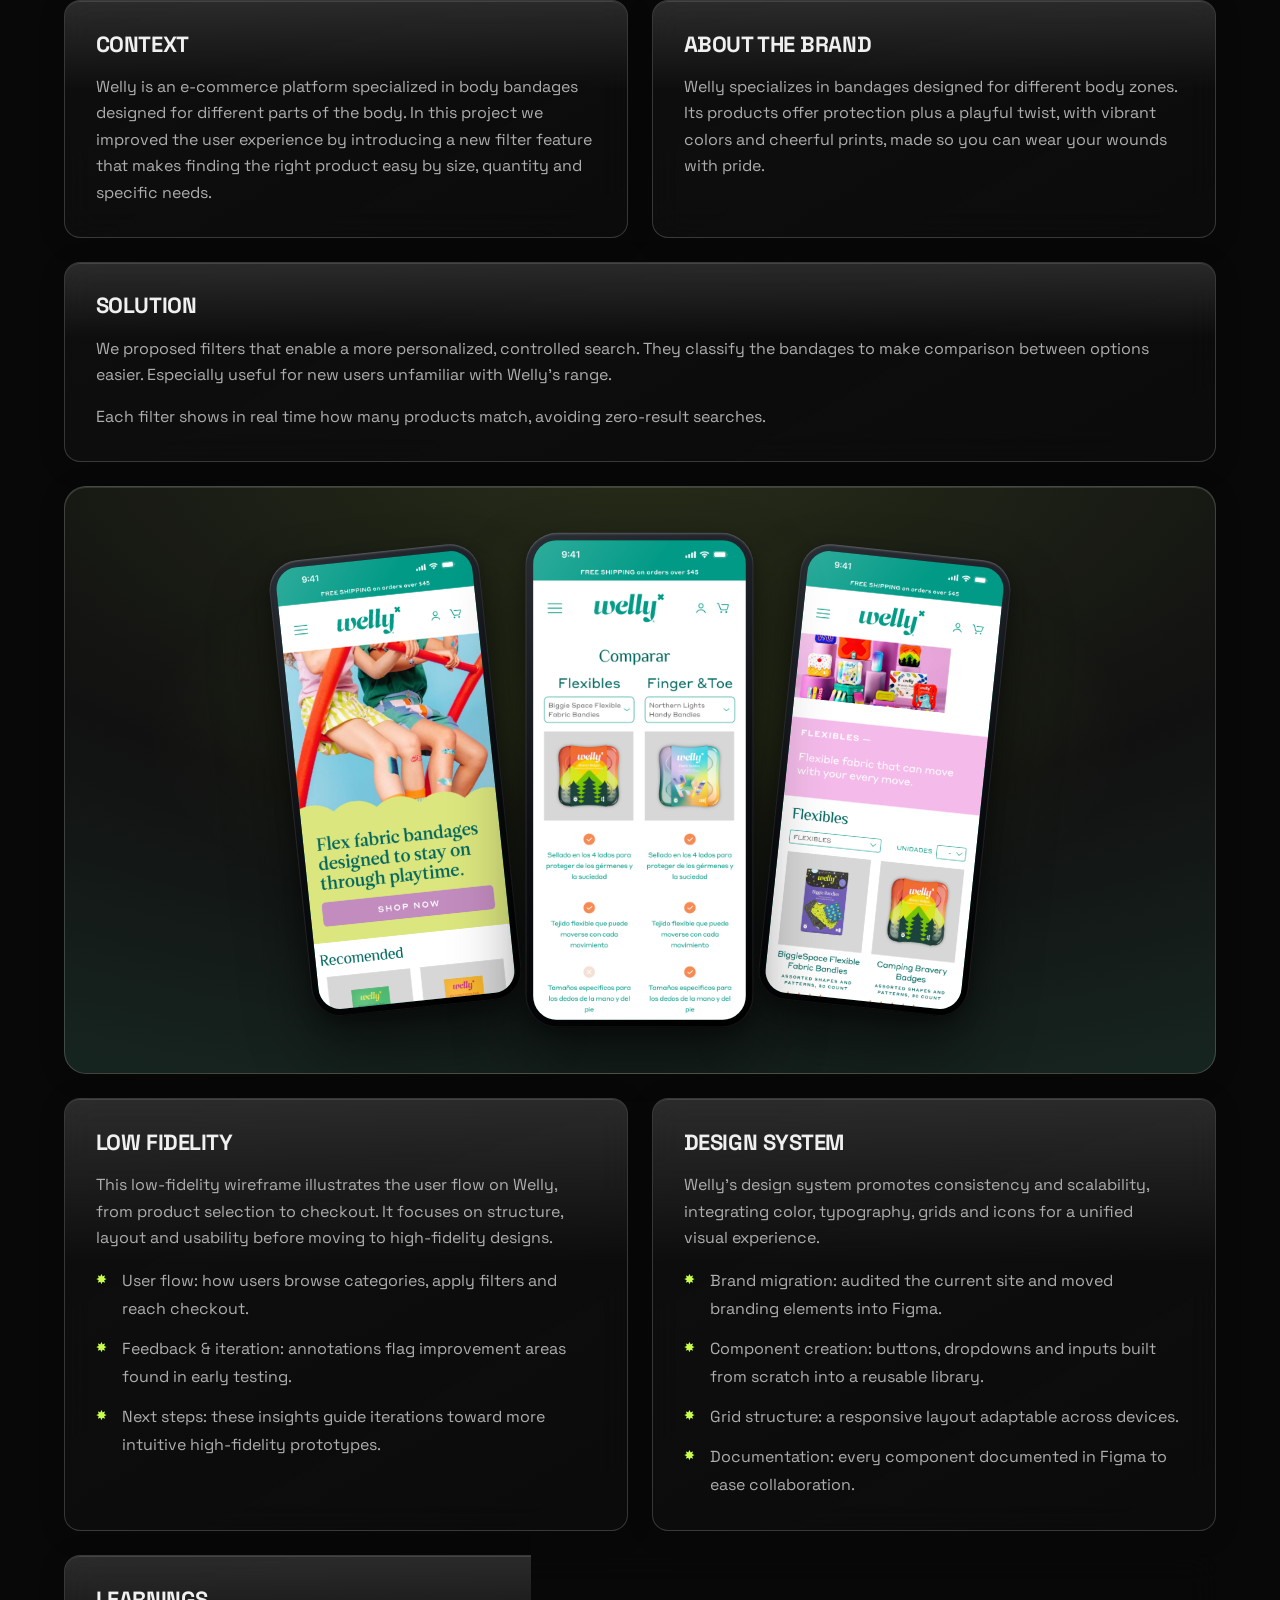
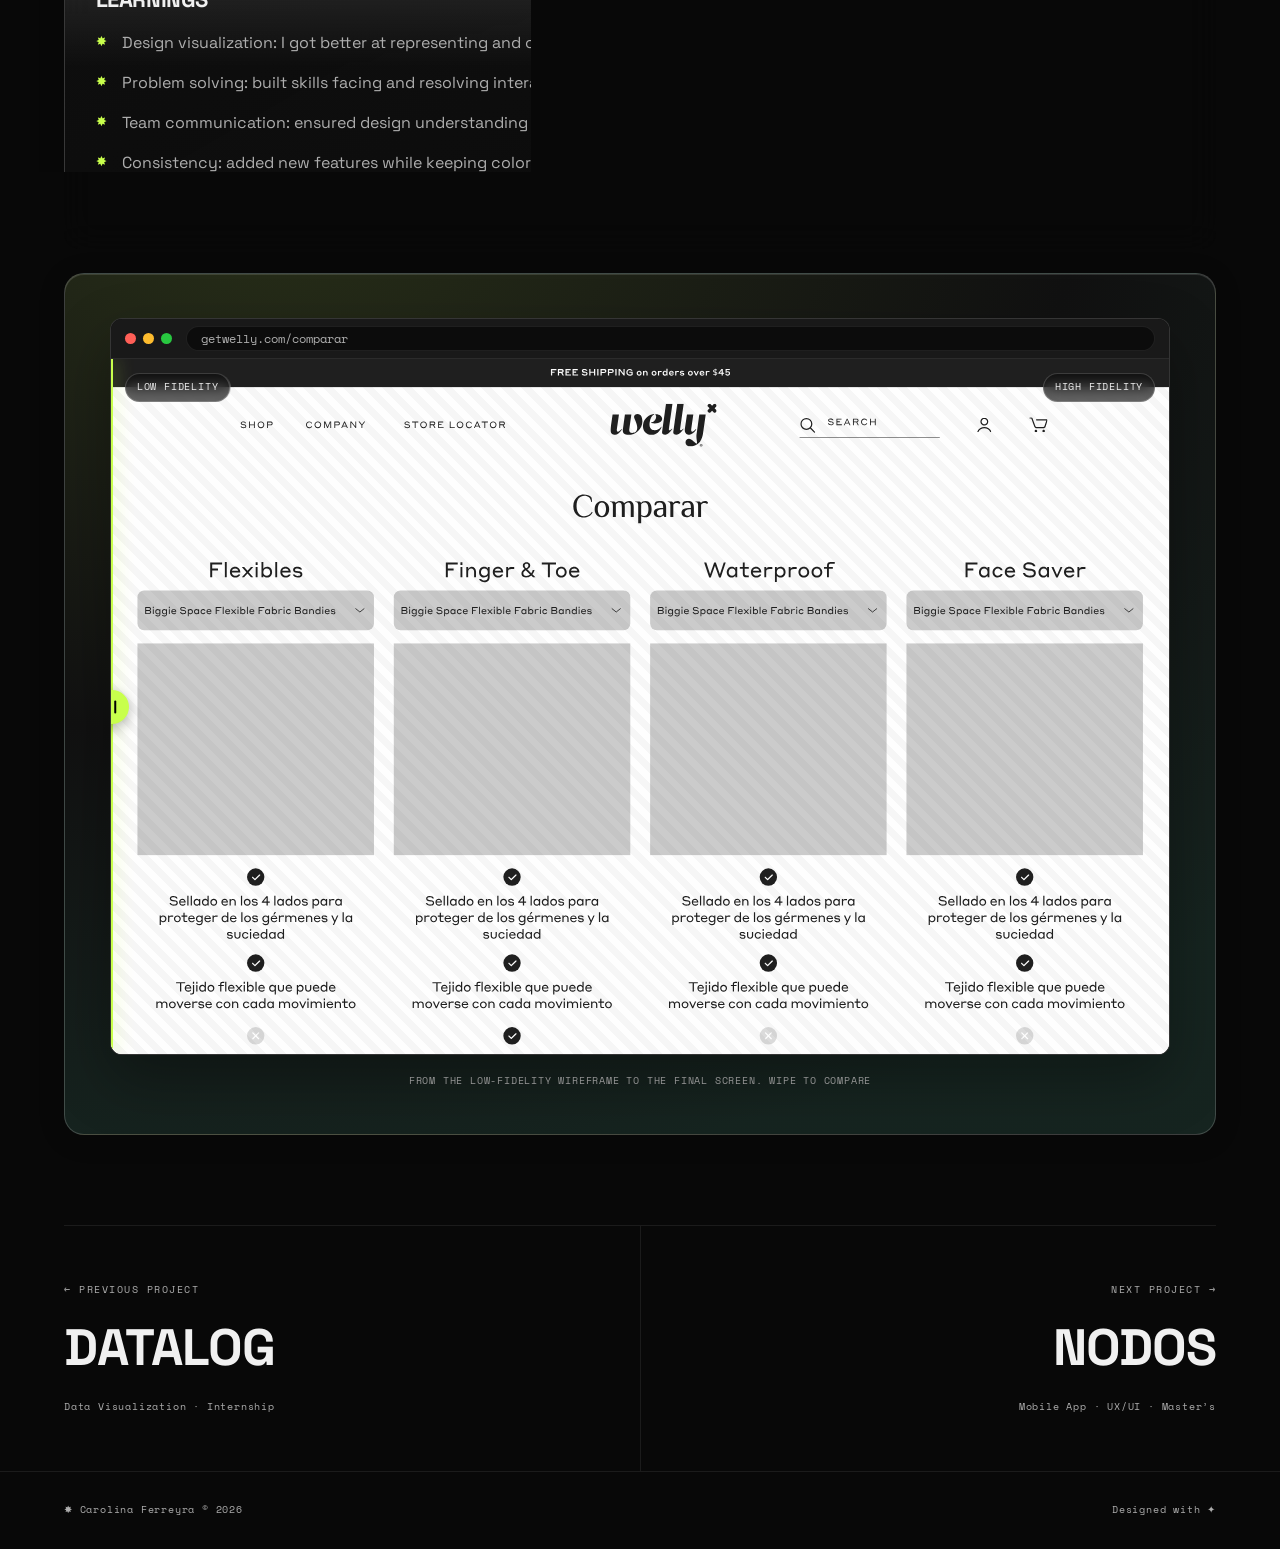
<file: welly.html>
<!DOCTYPE html>
<html lang="en" data-theme="dark">
<head>
<meta charset="UTF-8">
<meta name="viewport" content="width=device-width, initial-scale=1.0">
<title>Welly — Carolina Ferreyra</title>
<meta name="description" content="Welly — UX/UI redesign of the filter experience for a corporate bandage e-commerce platform.">
<meta property="og:title" content="Welly — Carolina Ferreyra">
<meta property="og:description" content="UX/UI redesign of the filter experience for a corporate bandage e-commerce platform.">
<meta property="og:image" content="https://carolinaferreyra.space/assets/og-image.jpg">
<meta property="og:url" content="https://carolinaferreyra.space/welly.html">
<meta property="og:site_name" content="Carolina Ferreyra">
<meta property="og:type" content="website">
<meta name="twitter:card" content="summary_large_image">
<meta name="author" content="Carolina Ferreyra">
<link rel="canonical" href="https://carolinaferreyra.space/welly.html">
<link rel="icon" type="image/svg+xml" href="assets/logo/favicon.svg">
<link rel="stylesheet" href="styles.css">
<script type="application/ld+json">
{
  "@context": "https://schema.org",
  "@type": "CreativeWork",
  "name": "Welly",
  "description": "UX/UI redesign of the filter experience for a corporate bandage e-commerce platform.",
  "author": {
    "@type": "Person",
    "name": "Carolina Ferreyra"
  },
  "url": "https://carolinaferreyra.space/welly.html",
  "keywords": "UX Design, E-commerce, Filter Design, Design System"
}
</script>
<script src="case-data.js"></script>
<style>

  @keyframes cf-fu { from { opacity: 0; transform: translateY(18px); } to { opacity: 1; transform: none; } }
  @media (hover: hover) and (pointer: fine) { body { cursor: none; } }
  @media (hover: none), (pointer: coarse) { #cf-cur-dot, #cf-cur-ring { display: none !important; } }
  @media (max-width: 900px) { #cf-nav-links { display: none !important; } }

</style>
<script>(function(){var t=localStorage.getItem('cf_tpl_theme');if(t)document.documentElement.setAttribute('data-theme',t);})();</script>
</head>
<body>
<div id="cf-cur-dot" aria-hidden="true" style="position:fixed;top:0;left:0;width:8px;height:8px;border-radius:50%;background:#fff;mix-blend-mode:difference;pointer-events:none;z-index:9999;transform:translate(-50%,-50%);"></div>
<div id="cf-cur-ring" aria-hidden="true" style="position:fixed;top:0;left:0;width:13px;height:13px;border-radius:50%;border:1.5px solid var(--border-strong);pointer-events:none;z-index:9998;transform:translate(-50%,-50%);opacity:0;transition:width .24s var(--ease-ring),height .24s var(--ease-ring),opacity .2s;"></div>

<div id="cf-sky" class="cf-sky" aria-hidden="true">
  <div class="cf-sky__sun"></div>
  <div class="cf-sky__moon"></div>
  <div class="cf-sky__clouds" id="cf-clouds"></div>
  <div class="cf-sky__stars" id="cf-stars"></div>
  <div class="cf-shooting" style="top:16%;left:60%;"></div>
</div>

<nav id="cf-nav" aria-label="Main" style="position:fixed;top:0;left:0;right:0;z-index:100;display:flex;align-items:center;justify-content:space-between;padding:20px var(--gutter);background:color-mix(in srgb, var(--bg) 88%, transparent);backdrop-filter:blur(14px);-webkit-backdrop-filter:blur(14px);border-bottom:1px solid var(--border);">
  <a href="index.html" id="cf-logo" style="font-family:var(--font-mono);font-size:13px;font-weight:700;letter-spacing:.08em;text-transform:uppercase;display:inline-flex;align-items:center;gap:7px;">CF <span style="color:var(--accent);">✦</span></a>
  <ul id="cf-nav-links" style="display:flex;gap:36px;list-style:none;">
    <li><a class="cf-navlink" href="index.html#cf-works" style="font-family:var(--font-mono);font-size:11px;letter-spacing:.12em;text-transform:uppercase;color:var(--text-muted);display:flex;align-items:center;gap:7px;transition:color .2s;"><span style="color:var(--accent);font-size:10px;">00</span> <span data-k="nav_works">Trabajos</span></a></li>
    <li><a class="cf-navlink" href="index.html#cf-about" style="font-family:var(--font-mono);font-size:11px;letter-spacing:.12em;text-transform:uppercase;color:var(--text-muted);display:flex;align-items:center;gap:7px;transition:color .2s;"><span style="color:var(--accent);font-size:10px;">01</span> <span data-k="nav_about">Sobre mí</span></a></li>
    <li><a class="cf-navlink" href="index.html#cf-contact" style="font-family:var(--font-mono);font-size:11px;letter-spacing:.12em;text-transform:uppercase;color:var(--text-muted);display:flex;align-items:center;gap:7px;transition:color .2s;"><span style="color:var(--accent);font-size:10px;">02</span> <span data-k="nav_contact">Contacto</span></a></li>
  </ul>
  <div style="display:flex;align-items:center;gap:13px;">
    <a class="cf-btn cf-btn--sm" href="https://app.notion.com/p/carolina-ferreyra/Carolina-Ferreyra-04e3e8ecbef94b14a1a25b7388e45011?source=copy_link" target="_blank" rel="noopener noreferrer"><span data-k="c_cv">Ver CV</span> ↗</a>
    <button id="cf-theme" class="cf-daynight" aria-label="Cambiar tema día / noche" title="Día / Noche">
      <span class="cf-daynight__deco" aria-hidden="true"><i class="c1"></i><i class="c2"></i><i class="s1"></i><i class="s2"></i><i class="s3"></i></span>
      <span class="cf-daynight__thumb" aria-hidden="true"></span>
    </button>
    <div class="cf-seg" role="group" aria-label="Language">
      <button id="cf-lang-es" class="cf-seg__btn" data-lang="es">ES</button>
      <button id="cf-lang-en" class="cf-seg__btn is-active" data-lang="en">EN</button>
    </div>
  </div>
</nav>

<nav class="cf-botnav" aria-label="Acciones rápidas">
  <a class="cf-botnav__item" href="https://app.notion.com/p/carolina-ferreyra/Carolina-Ferreyra-04e3e8ecbef94b14a1a25b7388e45011?source=copy_link" target="_blank" rel="noopener noreferrer">
    <span class="cf-botnav__ico" aria-hidden="true"><svg viewBox="0 0 24 24" fill="none" stroke="currentColor" stroke-width="1.8" stroke-linecap="round" stroke-linejoin="round"><path d="M14 3H7a2 2 0 0 0-2 2v14a2 2 0 0 0 2 2h10a2 2 0 0 0 2-2V8z"></path><path d="M14 3v5h5"></path><path d="M9 13h6M9 17h6"></path></svg></span>
    <span class="cf-botnav__lbl">CV</span>
  </a>
  <button class="cf-botnav__item cf-botnav__menu" id="cf-botmenu-btn" aria-expanded="false" aria-controls="cf-botmenu" aria-label="Menú">
    <span class="cf-botnav__ico cf-botnav__ico--lg cf-botburger" aria-hidden="true"><i></i><i></i><i></i></span>
  </button>
  <a class="cf-botnav__item" href="https://www.linkedin.com/in/carolina-ferreyra/" target="_blank" rel="noopener noreferrer">
    <span class="cf-botnav__ico" aria-hidden="true"><svg viewBox="0 0 24 24" fill="currentColor"><path d="M4.98 3.5a2.5 2.5 0 1 1 0 5 2.5 2.5 0 0 1 0-5zM3 9h4v12H3zM9 9h3.8v1.7h.05c.53-1 1.83-2.05 3.77-2.05 4.03 0 4.78 2.65 4.78 6.1V21h-4v-5.4c0-1.3-.02-2.96-1.8-2.96-1.8 0-2.08 1.4-2.08 2.86V21H9z"></path></svg></span>
    <span class="cf-botnav__lbl">LinkedIn</span>
  </a>
</nav>
<div class="cf-botscrim" id="cf-botscrim" hidden></div>
<div class="cf-botmenu" id="cf-botmenu" role="menu" aria-hidden="true">
  <a class="cf-botmenu__link" role="menuitem" href="index.html#cf-works" data-k="nav_works">Trabajos</a>
  <a class="cf-botmenu__link" role="menuitem" href="index.html#cf-about" data-k="nav_about">Sobre mí</a>
  <a class="cf-botmenu__link" role="menuitem" href="index.html#cf-contact" data-k="nav_contact">Contacto</a>
  <div class="cf-botmenu__lang cf-seg" role="group" aria-label="Idioma">
    <button class="cf-seg__btn cf-blang" data-lang="es">ES</button>
    <button class="cf-seg__btn cf-blang is-active" data-lang="en">EN</button>
  </div>
</div>

<main id="cf-case" style="position:relative;z-index:1;">
  <header class="cf-case-wrap">
    <div class="cf-case-hero">
      <p class="cf-case-kicker"><span id="cf-c-index">— 01</span> · <span id="cf-c-kicker"></span></p>
      <h1 class="cf-case-title" id="cf-c-title">Project</h1>
      <div class="cf-case-intro">
        <div>
          <p class="cf-case-lede" id="cf-c-lede"></p>
          <div class="cf-case-tags" id="cf-c-tags" aria-hidden="true"></div>
        </div>
        <div class="cf-case-meta" id="cf-c-meta"></div>
      </div>
    </div>
  </header>

  <section class="cf-case-wrap">
    <div class="cf-case-overview">
      <span class="cf-case-overview__tag">✦ <span data-k="overview">Overview</span></span>
      <p class="cf-case-overview__text" id="cf-c-overview"></p>
    </div>
  </section>

  <section class="cf-case-wrap">
    <div class="cf-case-body" id="cf-c-blocks"></div>
  </section>

  <nav class="cf-case-wrap" aria-label="Project navigation">
    <div class="cf-case-foot" id="cf-c-foot"></div>
  </nav>
</main>

<div id="cf-lightbox" class="cf-lightbox" role="dialog" aria-modal="true" aria-label="Imagen ampliada">
  <button class="cf-lightbox__close" id="cf-lb-close" aria-label="Cerrar">✕</button>
  <button class="cf-lightbox__nav cf-lightbox__nav--prev" id="cf-lb-prev" aria-label="Anterior">‹</button>
  <figure class="cf-lightbox__stage">
    <img id="cf-lb-img" alt="">
    <figcaption class="cf-lightbox__cap" id="cf-lb-cap"></figcaption>
  </figure>
  <button class="cf-lightbox__nav cf-lightbox__nav--next" id="cf-lb-next" aria-label="Siguiente">›</button>
  <span class="cf-lightbox__count" id="cf-lb-count"></span>
</div>

<footer style="position:relative;z-index:1;padding:30px var(--gutter);border-top:1px solid var(--border);display:flex;justify-content:space-between;align-items:center;flex-wrap:wrap;gap:12px;">
  <span style="font-family:var(--font-mono);font-size:10px;letter-spacing:.08em;color:var(--text-muted);"><span aria-hidden="true">✸ </span>Carolina Ferreyra © 2026</span>
  <span style="font-family:var(--font-mono);font-size:10px;letter-spacing:.08em;color:var(--text-muted);" data-k="f_made">Diseñado con ✦</span>
</footer>
<script>
class Component {
  renderVals() { return {}; }

  componentDidMount() {
    this.props = {};
    document.documentElement.style.background = 'var(--bg)';
    document.body.style.background = 'var(--bg)';
    document.body.style.color = 'var(--text)';
    this.reduce = matchMedia('(prefers-reduced-motion: reduce)').matches;
    const qs = new URLSearchParams(location.search);
    this.id = 'welly';
    this.lang = qs.get('lang') || localStorage.getItem('cf_tpl_lang') || 'en';
    this.theme = qs.get('theme') || localStorage.getItem('cf_tpl_theme') || 'dark';
    this.CASES = window.CF_CASES || {};
    this.NAV = { es:{nav_works:'Trabajos',nav_about:'Sobre mí',nav_contact:'Contacto',c_cv:'Ver CV',overview:'Overview',f_made:'Diseñado con ✦'},
                 en:{nav_works:'Works',nav_about:'About',nav_contact:'Contact',c_cv:'View CV',overview:'Overview',f_made:'Designed with ✦'} };
    this.applyAccent();
    this.applyTheme(this.theme);
    this.initSky();
    this.render();
    this.applyLang(this.lang);
    this.bindToggles();
    this.initBotnav();
    this.initCursor();
    this.initNav();
    this.initLightbox();
  }

  bindThumbs() {
    document.querySelectorAll('.cf-thumb, .cf-3d-expand, .cf-browser__expand, .cf-screen').forEach(btn => {
      if (btn._lb) return; btn._lb = true;
      btn.addEventListener('click', () => this.openLightbox(+btn.dataset.idx));
    });
    this.init3D();
    this.initDeckCompare();
    this.initCompareHint();
    this.initBrowserSvg();
    this.initParallax();
    this.initPhones();
    this.initDesktop();
  }

  // Figma stripped the embedded rasters from these SVG exports — fill those
  // image regions with a soft brand-tinted placeholder so they don't read as broken.
  fillSvgImages(txt) {
    const grad = '<defs><linearGradient id="cf-imgfill" x1="0" y1="0" x2="1" y2="1"><stop offset="0" stop-color="#dcefe8"/><stop offset="1" stop-color="#f6e2ee"/></linearGradient></defs>';
    txt = txt.replace(/<svg([^>]*)>/, (m, a) => `<svg${a}>${grad}`);
    txt = txt.replace(/url\(#pattern[0-9A-Za-z_]+\)/g, 'url(#cf-imgfill)');
    return txt;
  }

  initPhones() {
    document.querySelectorAll('.cf-phone__page').forEach((page) => {
      if (page._init) return; page._init = true;
      if (this.reduce) return;
      const screen = page.closest('.cf-phone__scroll') || page.parentElement;
      const getMax = () => Math.max(0, page.offsetHeight - screen.clientHeight) * 0.92; // stop short of the footer
      const start = () => this.attachScroll(screen, page, getMax, { secs: 13 });
      if (page.complete && page.naturalHeight) start();
      else page.addEventListener('load', start, { once: true });
    });
  }

  // Shared auto-scroll for the browser / phone mockups. Waits `startDelay` of no
  // interaction, then gently ping-pongs the page. Hovering freezes it and lets the
  // viewer scroll manually (wheel / touch); leaving re-arms the idle timer.
  attachScroll(el, mover, getMax, opts) {
    opts = opts || {};
    const secs = opts.secs || 18, startDelay = opts.startDelay || 4000, dwell = opts.dwell || 1400;
    const onFrame = opts.onFrame || null;
    let pos = 0, dir = 1, hovering = false, dwellUntil = 0, last = performance.now(), lastInteract = performance.now();
    el.addEventListener('mouseenter', () => { hovering = true; });
    el.addEventListener('mouseleave', () => { hovering = false; lastInteract = performance.now(); });
    el.addEventListener('wheel', (e) => {
      const max = getMax(); if (!max) return;
      if ((e.deltaY < 0 && pos <= 0.0005) || (e.deltaY > 0 && pos >= 0.9995)) return; // at an edge — let the page scroll through
      e.preventDefault();
      pos = Math.max(0, Math.min(1, pos + e.deltaY / max));
      lastInteract = performance.now();
    }, { passive: false });
    let ty = 0;
    el.addEventListener('touchstart', (e) => { ty = e.touches[0].clientY; lastInteract = performance.now(); }, { passive: true });
    el.addEventListener('touchmove', (e) => {
      const max = getMax(); if (!max) return;
      const cy = e.touches[0].clientY; pos = Math.max(0, Math.min(1, pos + (ty - cy) / max)); ty = cy;
      lastInteract = performance.now();
    }, { passive: true });
    const tick = (now) => {
      const dt = Math.min(0.05, (now - last) / 1000); last = now;
      if (!el.dataset.freeze && !hovering && (now - lastInteract > startDelay) && now >= dwellUntil) {
        pos += dir * dt / secs;
        if (pos >= 1) { pos = 1; dir = -1; dwellUntil = now + dwell; }
        else if (pos <= 0) { pos = 0; dir = 1; dwellUntil = now + dwell; }
      }
      const max = getMax();
      mover.style.transform = `translateY(${(-pos * max).toFixed(1)}px)`;
      if (onFrame) onFrame(pos, max);
      requestAnimationFrame(tick);
    };
    requestAnimationFrame(tick);
  }

  // Turn the low-fi → hi-fi deck into a draggable before/after slider. The
  // ambient auto-wipe runs until the user grabs it, then they control the split.
  initDeckCompare() {
    document.querySelectorAll('.cf-deck, .cf-pcompare').forEach(deck => {
      if (deck._cmp) return; deck._cmp = true;
      const view = deck.querySelector('.cf-deck__view, .cf-pcompare__view');
      if (!view) return;
      const set = (clientX) => {
        const r = view.getBoundingClientRect();
        let p = (clientX - r.left) / r.width * 100;
        p = Math.max(2, Math.min(98, p));
        deck.style.setProperty('--split', p + '%');
      };
      const down = (e) => {
        deck.classList.add('is-grab');
        set(e.clientX);
        const move = (ev) => set(ev.clientX);
        const up = () => { removeEventListener('pointermove', move); removeEventListener('pointerup', up); };
        addEventListener('pointermove', move);
        addEventListener('pointerup', up);
        e.preventDefault();
      };
      view.addEventListener('pointerdown', down);
    });
  }

  // Brief idle nudge so the viewer learns the divider is draggable. Plays once
  // per slider when it scrolls into view; skipped if the user already grabbed it.
  initCompareHint() {
    if (this.reduce) return;
    if (this._hintIO) this._hintIO.disconnect();
    this._hintIO = new IntersectionObserver((ents) => {
      ents.forEach(e => {
        if (!e.isIntersecting || e.target._hinted) return;
        e.target._hinted = true;
        if (e.target.classList.contains('is-grab')) return;
        e.target.classList.add('is-hint');
        e.target.addEventListener('animationend', () => e.target.classList.remove('is-hint'), { once: true });
      });
    }, { threshold: 0.55 });
    document.querySelectorAll('.cf-pcompare').forEach(el => this._hintIO.observe(el));
  }

  initDesktop() {
    document.querySelectorAll('.cf-deck__view[data-dsvg]').forEach(view => {
      if (view._init) return; view._init = true;
      fetch(view.dataset.dsvg).then(r => r.text()).then(txt => {
        txt = this.fillSvgImages(txt);
        const base = view.querySelector('.cf-deck__base'), lofi = view.querySelector('.cf-deck__lofi');
        if (base && !view.dataset.hifi) base.innerHTML = txt;
        if (lofi) lofi.innerHTML = txt;
        [base, lofi].forEach(l => { const s = l && l.querySelector('svg'); if (s) { s.removeAttribute('width'); s.removeAttribute('height'); } });
      }).catch(() => {});
    });
  }

  initParallax() {
    if (this._plxInit || this.reduce) return; this._plxInit = true;
    const cards = [...document.querySelectorAll('.cf-case-block')];
    const txt = document.querySelector('.cf-case-overview__text');
    const tag = document.querySelector('.cf-case-overview__tag');
    cards.forEach(c => c.style.willChange = 'transform');
    [txt, tag].forEach(e => { if (e) e.style.willChange = 'transform'; });
    const speeds = [0, 0.055, 0.028];
    const clamp = (v, m) => Math.max(-m, Math.min(m, v));
    let ticking = false;
    const update = () => {
      ticking = false;
      const mid = innerHeight / 2;
      cards.forEach((c, i) => {
        const sp = speeds[i % 3];
        if (!sp) { c.style.transform = ''; return; }
        const r = c.getBoundingClientRect();
        const delta = (r.top + r.height / 2) - mid;
        c.style.transform = `translateY(${clamp(-delta * sp, 70).toFixed(1)}px)`;
      });
      if (txt) { const r = txt.getBoundingClientRect(); const d = (r.top + r.height / 2) - mid; const o = clamp(-d * 0.16, 90); txt.style.transform = `translateY(${o.toFixed(1)}px)`; if (tag) tag.style.transform = `translateY(${(o * 0.55).toFixed(1)}px)`; }
    };
    const onScroll = () => { if (!ticking) { ticking = true; requestAnimationFrame(update); } };
    addEventListener('scroll', onScroll, { passive: true });
    addEventListener('resize', onScroll, { passive: true });
    update();
  }

  async initBrowserSvg() {
    const pages = document.querySelectorAll('.cf-browser__page[data-svg]');
    for (const page of pages) {
      if (page._svgInit) continue; page._svgInit = true;
      try {
        const txt = await (await fetch(page.dataset.svg)).text();
        page.innerHTML = txt;
      } catch (e) { continue; }
      const svg = page.querySelector('svg');
      if (!svg) continue;
      svg.removeAttribute('width'); svg.removeAttribute('height');

      // Re-insert the Barcelona map (Figma dropped the embedded raster) as a layer over the empty map area
      if (page.dataset.map) {
        const layer = document.createElement('div');
        layer.className = 'cf-map-layer';
        layer.style.cssText = 'left:24.844%;top:10.829%;width:72.891%;height:30.146%;';
        const mimg = document.createElement('img');
        mimg.src = page.dataset.map; mimg.alt = '';
        layer.appendChild(mimg);
        page.appendChild(layer);
      }
      const paths = svg.querySelectorAll('path');
      const view = page.closest('.cf-browser__view');
      const thumb = view.querySelector('.cf-browser__scrollbar i');
      const card = page.closest('.cf-browser');

      // identify chart elements by document order
      const barIdx = [560,562,564,566,568,570,572,574,576,578, 598,600,602,604,606,608,610,612,614,616];
      const lineIdx = [684,692,700,708,716,723,731,739,769];
      const bars = barIdx.map(i => paths[i]).filter(Boolean);
      const lines = lineIdx.map(i => paths[i]).filter(Boolean);
      bars.forEach(b => { b.style.transformBox = 'fill-box'; b.style.transformOrigin = 'bottom'; b.style.transform = 'scaleY(0)'; });
      const lineLens = lines.map(l => { let L = 0; try { L = l.getTotalLength(); } catch (_) {} l.style.strokeDasharray = L; l.style.strokeDashoffset = L; return L; });

      if (this.reduce) {
        bars.forEach(b => b.style.transform = 'scaleY(1)');
        lines.forEach(l => l.style.strokeDashoffset = 0);
        continue;
      }

      const VB = 2547, clamp = (v,a,b) => Math.max(a, Math.min(b, v));
      const easeInOut = x => x < 0.5 ? 2*x*x : 1 - Math.pow(-2*x+2,2)/2;
      // scroll position 0..1 over the cycle (top → bottom → top with dwells)
      const sOf = t => {
        if (t < 0.06) return 0;
        if (t < 0.46) return easeInOut((t-0.06)/0.40);
        if (t < 0.56) return 1;
        if (t < 0.96) return 1 - easeInOut((t-0.56)/0.40);
        return 0;
      };
      const getMax = () => { const Hp = page.offsetHeight || (view.clientWidth * VB / 1590); return Math.max(0, Hp - view.clientHeight); };
      this.attachScroll(view, page, getMax, { secs: 20, onFrame: (pos, maxPx) => {
        if (thumb) thumb.style.top = (pos * 64).toFixed(2) + '%';
        const Hp = page.offsetHeight || (view.clientWidth * VB / 1590), Hv = view.clientHeight;
        const reveal = (cVb) => clamp((Hv - ((cVb/VB)*Hp - pos*maxPx)) / (Hv*0.55), 0, 1);
        const pb = reveal(1255), pl = reveal(1670);
        bars.forEach((b,i) => { const d = i*0.025; const v = clamp((pb-d)/(1-d||1),0,1); b.style.transform = `scaleY(${easeInOut(v).toFixed(3)})`; });
        lines.forEach((l,i) => { const d = i*0.04; const v = clamp((pl-d)/(1-d||1),0,1); l.style.strokeDashoffset = (lineLens[i]*(1-easeInOut(v))).toFixed(1); });
      }});
    }
  }

  init3D() {
    document.querySelectorAll('.cf-case-showcase').forEach(sc => {
      if (sc._3d) return; sc._3d = true;
      const obj = sc.querySelector('.cf-3d-obj');
      if (!obj) return;
      const reduce = this.reduce;
      let rx = 0, ry = 0, trx = 0, try_ = 0, raf = null, dragging = false, lx = 0, ly = 0;
      const clamp = (v, m) => Math.max(-m, Math.min(m, v));
      const paint = () => { obj.style.transform = `rotateX(${rx.toFixed(2)}deg) rotateY(${ry.toFixed(2)}deg)`; };
      const loop = () => {
        rx += (trx - rx) * 0.12; ry += (try_ - ry) * 0.12; paint();
        if (dragging || Math.abs(trx - rx) > 0.04 || Math.abs(try_ - ry) > 0.04) raf = requestAnimationFrame(loop);
        else raf = null;
      };
      const kick = () => { if (reduce) { rx = trx; ry = try_; paint(); return; } if (!raf) raf = requestAnimationFrame(loop); };
      sc.addEventListener('pointerdown', e => {
        if (e.target.closest('.cf-3d-expand')) return;
        dragging = true; lx = e.clientX; ly = e.clientY; sc.classList.add('is-grab');
        try { sc.setPointerCapture(e.pointerId); } catch (_) {}
      });
      sc.addEventListener('pointermove', e => {
        if (!dragging) return;
        const dx = e.clientX - lx, dy = e.clientY - ly; lx = e.clientX; ly = e.clientY;
        try_ = clamp(try_ + dx * 0.45, 40); trx = clamp(trx - dy * 0.45, 26); kick();
      });
      const end = () => { dragging = false; sc.classList.remove('is-grab'); };
      sc.addEventListener('pointerup', end);
      sc.addEventListener('pointercancel', end);
      sc.addEventListener('mousemove', e => {
        if (dragging) return;
        const r = sc.getBoundingClientRect();
        const px = (e.clientX - r.left) / r.width - 0.5, py = (e.clientY - r.top) / r.height - 0.5;
        try_ = px * 26; trx = -py * 15; kick();
      });
      sc.addEventListener('mouseleave', () => { if (dragging) return; trx = 0; try_ = 0; kick(); });
      paint();
    });
  }

  initLightbox() {
    if (this._lbInit) return; this._lbInit = true;
    const lb = document.getElementById('cf-lightbox');
    document.getElementById('cf-lb-close').addEventListener('click', () => this.closeLightbox());
    document.getElementById('cf-lb-prev').addEventListener('click', () => this.stepLightbox(-1));
    document.getElementById('cf-lb-next').addEventListener('click', () => this.stepLightbox(1));
    lb.addEventListener('click', e => { if (e.target === lb) this.closeLightbox(); });
    addEventListener('keydown', e => {
      if (!lb.classList.contains('is-open')) return;
      if (e.key === 'Escape') this.closeLightbox();
      else if (e.key === 'ArrowRight') this.stepLightbox(1);
      else if (e.key === 'ArrowLeft') this.stepLightbox(-1);
    });
  }

  openLightbox(idx) {
    if (!this.imgs || !this.imgs.length) return;
    this.lbIdx = idx;
    this.paintLightbox();
    document.getElementById('cf-lightbox').classList.add('is-open');
    document.body.style.overflow = 'hidden';
  }
  stepLightbox(dir) {
    const n = this.imgs.length;
    this.lbIdx = (this.lbIdx + dir + n) % n;
    this.paintLightbox();
  }
  paintLightbox() {
    const it = this.imgs[this.lbIdx];
    document.getElementById('cf-lb-img').src = it.src;
    document.getElementById('cf-lb-img').alt = it.alt || '';
    document.getElementById('cf-lb-cap').textContent = it.alt || '';
    document.getElementById('cf-lb-count').textContent = (this.lbIdx + 1) + ' / ' + this.imgs.length;
    const multi = this.imgs.length > 1;
    document.getElementById('cf-lb-prev').style.display = multi ? '' : 'none';
    document.getElementById('cf-lb-next').style.display = multi ? '' : 'none';
    document.getElementById('cf-lb-count').style.display = multi ? '' : 'none';
  }
  closeLightbox() {
    document.getElementById('cf-lightbox').classList.remove('is-open');
    document.body.style.overflow = '';
  }

  applyAccent() {
    const a = this.props.accent;
    // Only override when the user actually customised the accent — keep the
    // per-theme tokens otherwise (light mode keeps its success-blue).
    if (a && Array.isArray(a) && a[0] && a[0].toLowerCase() !== '#c8ff4c') {
      document.documentElement.style.setProperty('--lime-500', a[0]);
      if (a[1]) document.documentElement.style.setProperty('--mint-500', a[1]);
    }
  }

  data() { return this.CASES[this.id] || this.CASES.datalog; }

  render() {
    const d = this.data(); if (!d) return;
    const L = this.lang;
    document.getElementById('cf-c-index').textContent = '— ' + d.index;
    document.getElementById('cf-c-title').textContent = d.title;
    document.title = d.title + ' — Carolina Ferreyra';
    // tags
    document.getElementById('cf-c-tags').innerHTML = d.tags.map(t => `<span class="cf-tag">${t}</span>`).join('');
    // meta
    document.getElementById('cf-c-meta').innerHTML = d.meta.map(m => `
      <div class="cf-case-meta__row"><span class="cf-case-meta__l">${m.l[L]}</span><span class="cf-case-meta__v">${m.v[L]}</span></div>`).join('');
    // blocks — text in glass cards; consecutive images grouped into a thumbnail gallery (→ lightbox)
    this.imgs = [];
    d.blocks.forEach(b => {
      if (b.browser && b.full) this.imgs.push({ src: b.browser, alt: (b.alt && b.alt[L]) || '' });
      else if (b.browser) this.imgs.push({ src: b.browser, alt: (b.alt && b.alt[L]) || '' });
      else if (b.grid) b.grid.forEach(g => this.imgs.push({ src: g.src, alt: (g.label && g.label[L]) || '' }));
      else if (b.img) this.imgs.push({ src: b.img, alt: (b.alt && b.alt[L]) || '' });
    });
    const blocks = d.blocks;
    let out = '', i = 0, imgIdx = 0;
    while (i < blocks.length) {
      const b = blocks[i];
      if (b.phones) {
        const pos = ['cf-phone--l', 'cf-phone--c', 'cf-phone--r'];
        const dels = ['0s', '-2.2s', '-4.4s'];
        out += '<div class="cf-phones">';
        b.phones.forEach((ph, k) => {
          out += `<div class="cf-phone ${pos[k] || ''}"><div class="cf-phone__bezel" style="--del:${dels[k] || '0s'}"><div class="cf-phone__screen"><img class="cf-phone__page" src="${ph.src}" alt="" loading="lazy"><span class="cf-phone__glare"></span></div></div></div>`;
        });
        out += '</div>';
        i++;
      } else if (b.desktop) {
        out += `<div class="cf-deck"><div class="cf-deck__frame"><div class="cf-deck__chrome"><div class="cf-deck__dots"><i></i><i></i><i></i></div><div class="cf-deck__url">${b.url || ''}</div></div><div class="cf-deck__view" data-dsvg="${b.desktop}"${b.hifi ? ` data-hifi="${b.hifi}"` : ''}><div class="cf-deck__layer cf-deck__base">${b.hifi ? `<img src="${b.hifi}" alt="${(b.alt && b.alt[L]) || ''}" style="display:block;width:100%">` : ''}</div><div class="cf-deck__layer cf-deck__lofi"></div><div class="cf-deck__divider"><i></i><i></i></div><span class="cf-deck__tag cf-deck__tag--lo">${b.lo ? b.lo[L] : 'Low-fi'}</span><span class="cf-deck__tag cf-deck__tag--hi">${b.hi ? b.hi[L] : 'Hi-fi'}</span></div></div>${b.caption ? `<span class="cf-phone__label" style="margin-top:18px">${b.caption[L]}</span>` : ''}</div>`;
        i++;
      } else if (b.browser && b.full) {
        const idx = imgIdx++;
        const url = b.url || '';
        out += `<div class="cf-browser cf-browser--full"><div class="cf-browser__frame"><div class="cf-browser__chrome"><div class="cf-browser__dots"><i></i><i></i><i></i></div><div class="cf-browser__url"><svg viewBox="0 0 24 24" fill="none" stroke="currentColor" stroke-width="2"><rect x="5" y="11" width="14" height="10" rx="2"></rect><path d="M8 11V7a4 4 0 0 1 8 0v4"></path></svg>${url}</div></div><div class="cf-browser__view"><img class="cf-browser__page" src="${b.browser}" alt="${(b.alt && b.alt[L]) || ''}" loading="lazy"></div></div><button class="cf-browser__expand" data-idx="${idx}" aria-label="Ampliar imagen">⤢</button></div>`;
        i++;
      } else if (b.grid) {
        out += '<div class="cf-screengrid">';
        b.grid.forEach(g => {
          const idx = imgIdx++;
          out += `<button class="cf-screen" data-idx="${idx}" aria-label="Ampliar imagen"><span class="cf-screen__phone"><img src="${g.src}" alt="${(g.label && g.label[L]) || ''}" loading="lazy"></span>${g.label ? `<span class="cf-screen__label">${g.label[L]}</span>` : ''}</button>`;
        });
        out += '</div>';
        i++;
      } else if (b.compares || b.compare) {
        const list = b.compares || [b.compare];
        const loD = L === 'es' ? 'Baja' : 'Low-fi', hiD = L === 'es' ? 'Alta' : 'Hi-fi';
        out += `<div class="cf-pcompareset"><div class="cf-pcompareset__grid${list.length === 1 ? ' cf-pcompareset__grid--one' : ''}">`;
        list.forEach(c => {
          const loT = c.loLabel ? c.loLabel[L] : loD, hiT = c.hiLabel ? c.hiLabel[L] : hiD;
          out += `<div class="cf-pcompare" role="group" aria-label="${(c.alt && c.alt[L]) || ''} — ${loT} / ${hiT}"><div class="cf-pcompare__phone"><div class="cf-pcompare__view"><div class="cf-pcompare__layer cf-pcompare__base"><img src="${c.hi}" alt="${(c.alt && c.alt[L]) || ''}" loading="lazy" decoding="async"></div><div class="cf-pcompare__layer cf-pcompare__lofi"><img src="${c.lo}" alt="" loading="lazy" decoding="async"></div><div class="cf-pcompare__divider" aria-hidden="true"><i></i><i></i></div><span class="cf-pcompare__tag cf-pcompare__tag--lo" aria-hidden="true">${loT}</span><span class="cf-pcompare__tag cf-pcompare__tag--hi" aria-hidden="true">${hiT}</span></div></div>${c.label ? `<span class="cf-pcompare__label">${c.label[L]}</span>` : ''}</div>`;
        });
        out += '</div>';
        const cap = b.caption || (b.compare && b.compare.caption);
        if (cap) out += `<span class="cf-pcompareset__cap">${cap[L]}</span>`;
        out += '</div>';
        i++;
      } else if (b.illustrations) {
        i++;
      } else if (b.browser) {
        const idx = imgIdx++;
        const url = b.url || 'datalog.barcelona';
        const isSvg = /\.svg($|\?)/i.test(b.browser);
        const mapAttr = b.map ? ` data-map="${b.map}"` : '';
        const page = isSvg
          ? `<div class="cf-browser__page" data-svg="${b.browser}"${mapAttr} role="img" aria-label="${(b.alt && b.alt[L]) || ''}"></div>`
          : `<img class="cf-browser__page" src="${b.browser}" alt="${(b.alt && b.alt[L]) || ''}" loading="lazy">`;
        const cap = b.caption ? b.caption[L] : '';
        out += `<div class="cf-browser${b.small ? ' cf-browser--sm' : ''}"><div class="cf-browser__frame"><div class="cf-browser__chrome"><div class="cf-browser__dots"><i></i><i></i><i></i></div><div class="cf-browser__url"><svg viewBox="0 0 24 24" fill="none" stroke="currentColor" stroke-width="2"><rect x="5" y="11" width="14" height="10" rx="2"></rect><path d="M8 11V7a4 4 0 0 1 8 0v4"></path></svg>${url}</div></div><div class="cf-browser__view" data-anim="${isSvg ? 'js' : 'on'}">${page}<div class="cf-browser__scrollbar"><i></i></div></div></div><button class="cf-browser__expand" data-idx="${idx}" aria-label="Ampliar imagen">⤢</button>${cap ? `<p class="cf-case-p" style="margin-top:14px;color:var(--text-muted);font-size:13px;">${cap}</p>` : ''}</div>`;
        i++;
      } else if (b.img && b.showcase) {
        const idx = imgIdx++;
        const hint = L === 'es' ? 'Arrastra para girar' : 'Drag to rotate';
        out += `<div class="cf-case-showcase"><div class="cf-3d-scene"><div class="cf-3d-obj"><img src="${b.img}" alt="${(b.alt && b.alt[L]) || ''}" loading="lazy"></div></div><button class="cf-3d-expand" data-idx="${idx}" aria-label="Ampliar imagen">⤢</button><span class="cf-3d-hint">↺ ${hint}</span></div>`;
        i++;
      } else if (b.img) {
        const group = [];
        while (i < blocks.length && blocks[i].img && !blocks[i].showcase) { group.push(blocks[i]); i++; }
        out += `<div class="cf-case-gallery${group.length === 1 ? ' cf-case-gallery--single' : ''}">`;
        group.forEach(g => {
          const idx = imgIdx++;
          out += `<button class="cf-thumb" data-idx="${idx}" aria-label="Ampliar imagen"><img src="${g.img}" alt="${(g.alt && g.alt[L]) || ''}" loading="lazy"><span class="cf-thumb__zoom" aria-hidden="true">⤢</span></button>`;
        });
        out += '</div>';
      } else if (b.quote) {
        out += `<blockquote class="cf-case-quote">${b.quote[L]}</blockquote>`;
        i++;
      } else {
        let html = '<div class="cf-case-block">';
        if (b.h) html += `<h2 class="cf-case-h">${b.h[L]}</h2>`;
        if (b.p) html += b.p[L].map(par => `<p class="cf-case-p">${par}</p>`).join('');
        if (b.list) html += `<ul class="cf-case-list">${b.list[L].map(li => `<li>${li}</li>`).join('')}</ul>`;
        html += '</div>';
        out += html;
        i++;
      }
    }
    document.getElementById('cf-c-blocks').innerHTML = out;
    // A text card left alone on its row spans the full width (2-col grid).
    let run = [];
    const flush = () => { if (run.length % 2 === 1) run[run.length - 1].classList.add('cf-case-block--full'); run = []; };
    [...document.getElementById('cf-c-blocks').children].forEach(k => {
      if (k.classList.contains('cf-case-block')) run.push(k); else flush();
    });
    flush();
    this.bindThumbs();
    this.renderFoot(d);
  }

  renderFoot(d) {
    const L = this.lang;
    const foot = document.getElementById('cf-c-foot');
    const prevTxt = L === 'es' ? 'Proyecto anterior' : 'Previous project';
    const nextTxt = L === 'es' ? 'Próximo proyecto' : 'Next project';
    const link = (proj, dir) => proj ? `
      <a class="cf-case-foot__link cf-case-foot__link--${dir}" href="${proj.id}.html">
        <span class="cf-case-foot__dir">${dir === 'prev' ? '← ' + prevTxt : nextTxt + ' →'}</span>
        <span class="cf-case-foot__name">${proj.title}</span>
        <span class="cf-case-foot__sub">${proj.sub[L]}</span>
      </a>` : `<div class="cf-case-foot__empty"></div>`;
    foot.innerHTML = link(d.prev, 'prev') + link(d.next, 'next');
    this.rebindCursor();
  }

  applyLang(l) {
    this.lang = l;
    localStorage.setItem('cf_tpl_lang', l);
    document.documentElement.lang = l;
    const t = this.NAV[l];
    document.querySelectorAll('[data-k]').forEach(el => { const k = el.dataset.k; if (t[k] !== undefined) el.textContent = t[k]; });
    const es = document.getElementById('cf-lang-es'), en = document.getElementById('cf-lang-en');
    if (es) es.classList.toggle('is-active', l === 'es');
    if (en) en.classList.toggle('is-active', l === 'en');
    document.querySelectorAll('.cf-blang').forEach(b => b.classList.toggle('is-active', b.dataset.lang === l));
    const d = this.data();
    document.getElementById('cf-c-kicker').textContent = d.kicker[l];
    document.getElementById('cf-c-lede').textContent = d.lede[l];
    document.getElementById('cf-c-overview').textContent = d.overview[l];
    this.render();
  }

  applyTheme(th) {
    this.theme = th;
    localStorage.setItem('cf_tpl_theme', th);
    document.documentElement.setAttribute('data-theme', th);
  }

  initSky() {
    const stars = document.getElementById('cf-stars');
    if (stars && !stars.childElementCount) {
      let html = '';
      const N = this.reduce ? 40 : 90;
      for (let i = 0; i < N; i++) {
        const big = Math.random() < 0.16;
        const x = (Math.random() * 100).toFixed(2);
        const y = (Math.random() * 72).toFixed(2);
        const tw = (2.2 + Math.random() * 3.6).toFixed(2);
        const dl = (Math.random() * 4).toFixed(2);
        html += `<span class="cf-star${big ? ' cf-star--lg' : ''}" style="left:${x}%;top:${y}%;--tw:${tw}s;--dl:${dl}s;"></span>`;
      }
      stars.innerHTML = html;
    }
    const clouds = document.getElementById('cf-clouds');
    if (clouds && !clouds.childElementCount) {
      const grad = '<svg width="0" height="0" style="position:absolute" aria-hidden="true"><defs>'
        + '<linearGradient id="cf-cloud-grad" x1="0" y1="0" x2="0" y2="1">'
        + '<stop offset="0" stop-color="#ffffff"/><stop offset="0.55" stop-color="#f2f7ff"/><stop offset="1" stop-color="#d4e6fb"/>'
        + '</linearGradient></defs></svg>';
      const svg = '<svg viewBox="0 0 232 132" preserveAspectRatio="xMidYMid meet" aria-hidden="true">'
        + '<g fill="url(#cf-cloud-grad)">'
        + '<ellipse cx="116" cy="92" rx="96" ry="26"/>'
        + '<circle cx="70" cy="74" r="30"/><circle cx="112" cy="56" r="42"/><circle cx="158" cy="72" r="32"/>'
        + '<circle cx="92" cy="82" r="28"/><circle cx="138" cy="82" r="26"/>'
        + '</g></svg>';
      const defs = [
        { top: 11, scale: 1.0,  dur: 62, delay: -6,  op: 0.97 },
        { top: 25, scale: 0.62, dur: 88, delay: -40, op: 0.72 },
        { top: 7,  scale: 0.82, dur: 74, delay: -56, op: 0.86 },
        { top: 39, scale: 1.16, dur: 98, delay: -18, op: 0.99 },
        { top: 18, scale: 0.46, dur: 66, delay: -76, op: 0.6 },
      ];
      clouds.innerHTML = grad + defs.map(d =>
        `<span class="cf-cloud" style="top:${d.top}%;--cs:${d.scale};opacity:${d.op};animation-duration:${d.dur}s;animation-delay:${d.delay}s;">${svg}</span>`
      ).join('');
    }
  }

  bindToggles() {
    const th = document.getElementById('cf-theme');
    if (th) th.addEventListener('click', () => this.applyTheme(this.theme === 'dark' ? 'light' : 'dark'));
    ['cf-lang-es','cf-lang-en'].forEach(id => { const b = document.getElementById(id); if (b) b.addEventListener('click', () => this.applyLang(b.dataset.lang)); });
  }

  initBotnav() {
    const btn = document.getElementById('cf-botmenu-btn');
    const menu = document.getElementById('cf-botmenu');
    const scrim = document.getElementById('cf-botscrim');
    if (!btn || !menu) return;
    const set = (o) => {
      btn.classList.toggle('is-open', o);
      menu.classList.toggle('is-open', o);
      btn.setAttribute('aria-expanded', o ? 'true' : 'false');
      menu.setAttribute('aria-hidden', o ? 'false' : 'true');
      if (scrim) scrim.classList.toggle('is-open', o);
    };
    btn.addEventListener('click', (e) => { e.stopPropagation(); set(!menu.classList.contains('is-open')); });
    if (scrim) scrim.addEventListener('click', () => set(false));
    menu.querySelectorAll('a').forEach(a => a.addEventListener('click', () => set(false)));
    menu.querySelectorAll('.cf-blang').forEach(b => b.addEventListener('click', () => this.applyLang(b.dataset.lang)));
    document.querySelectorAll('.cf-botnav__item:not(.cf-botnav__menu)').forEach(it => {
      it.addEventListener('click', () => { it.classList.remove('is-pop'); void it.offsetWidth; it.classList.add('is-pop'); setTimeout(() => it.classList.remove('is-pop'), 650); });
    });
    addEventListener('keydown', (e) => { if (e.key === 'Escape') set(false); });
  }

  initCursor() {
    if (matchMedia('(hover:none),(pointer:coarse)').matches) return;
    const dot = document.getElementById('cf-cur-dot'), ring = document.getElementById('cf-cur-ring');
    if (!dot || !ring) return;
    let mx = innerWidth/2, my = innerHeight/2, dx = mx, dy = my, rx = mx, ry = my;
    addEventListener('mousemove', e => { mx = e.clientX; my = e.clientY; });
    const loop = () => { dx += (mx-dx)*.3; dy += (my-dy)*.3; rx += (mx-rx)*.15; ry += (my-ry)*.15;
      dot.style.left = dx+'px'; dot.style.top = dy+'px'; ring.style.left = rx+'px'; ring.style.top = ry+'px';
      requestAnimationFrame(loop); };
    loop();
    this._ring = ring;
    this.rebindCursor();
  }
  rebindCursor() {
    const ring = this._ring; if (!ring) return;
    const on = () => { ring.style.width = '64px'; ring.style.height = '64px'; ring.style.opacity = '1'; ring.style.borderColor = 'var(--accent)'; };
    const off = () => { ring.style.width = '13px'; ring.style.height = '13px'; ring.style.opacity = '0'; ring.style.borderColor = 'var(--border-strong)'; };
    document.querySelectorAll('a,button,.cf-case-foot__link,.cf-case-figure').forEach(el => { if (el._cb) return; el._cb = true; el.addEventListener('mouseenter', on); el.addEventListener('mouseleave', off); });
  }

  initNav() {
    document.querySelectorAll('.cf-navlink').forEach(a => {
      a.addEventListener('mouseenter', () => a.style.color = 'var(--text)');
      a.addEventListener('mouseleave', () => a.style.color = 'var(--text-muted)');
    });
    document.querySelectorAll('.cf-case-foot__link[href]').forEach(a => {
      a.addEventListener('click', () => {
        document.body.style.transition = 'opacity .35s var(--ease-out)';
        document.body.style.opacity = '0';
      });
    });
  }
}
new Component().componentDidMount();

</script>
</body>
</html>
</file>
<file: styles.css>
/* ============================================================
   Carolina Ferreyra — Portfolio. Bundled stylesheet for GitHub Pages.
   ============================================================ */

/* ---- tokens/fonts.css ---- */
/* ============================================================
   FONTS — Carolina Ferreyra Portfolio
   The portfolio uses two Google Fonts:
     • Space Grotesk — display + body (weights 300–700)
     • Space Mono    — labels, eyebrows, metadata (400 / 700)
   These are loaded from the Google Fonts CDN, exactly as the
   source site does. They are genuine open-source families
   (not substitutes), so the CDN @import is the canonical source.
   If you need fully offline binaries, download the woff2 files
   from fonts.google.com and swap these for local @font-face rules.
   ============================================================ */

@import url('https://fonts.googleapis.com/css2?family=Space+Grotesk:wght@300;400;500;600;700&family=Space+Mono:wght@400;700&display=swap');


/* ---- tokens/colors.css ---- */
/* ============================================================
   COLORS — Carolina Ferreyra Portfolio
   Dual-theme system. Dark is the default (data-theme="dark"),
   light is a warm-paper inversion (data-theme="light").
   Base ramps first, then semantic aliases.
   ============================================================ */

:root,
[data-theme="dark"] {
  /* ---- Base neutrals (near-black canvas) ---- */
  --ink-900: #080808;   /* page canvas            */
  --ink-800: #111111;   /* raised surface / card  */
  --ink-700: #1a1a1a;   /* surface hover / inset  */
  --ink-100: #aeaeae;   /* muted text             */
  --ink-000: #f0f0f0;   /* primary text           */
  --ink-000-strong: #f9f9f9; /* high-emphasis text on case pages */

  /* ---- Brand accent (electric lime) ---- */
  --lime-500: #c8ff4c;  /* primary accent         */
  --mint-500: #4dffc8;  /* secondary accent       */

  /* ---- Hairlines (alpha-on-white) ---- */
  --line-soft: rgba(255, 255, 255, 0.08);
  --line-firm: rgba(255, 255, 255, 0.18);

  /* ---- Particle / glow source ---- */
  --particle: rgba(200, 255, 76, 1);

  /* ============ SEMANTIC ALIASES ============ */
  --bg:            var(--ink-900);
  --surface:       var(--ink-800);
  --surface-hover: var(--ink-700);
  --text:          var(--ink-000);
  --text-strong:   var(--ink-000-strong);
  --text-muted:    var(--ink-100);
  --accent:        var(--lime-500);
  --accent-2:      var(--mint-500);
  --on-accent:     #000000;   /* text/icon on a lime fill */
  --border:        var(--line-soft);
  --border-strong: var(--line-firm);

  /* Glow used behind cards & case headers */
  --glow-accent:   rgba(200, 255, 76, 0.12);
}

[data-theme="light"] {
  /* Warm paper inversion. Accent shifts to a confident success-blue so it
     stays vivid and legible on the cream surfaces (the neon lime washed out). */
  --ink-900: #f0efe9;   /* page canvas (warm paper) */
  --ink-800: #e4e3dd;   /* raised surface / card    */
  --ink-700: #d8d7d1;   /* surface hover / inset    */
  --ink-100: #525252;   /* muted text (6.5:1)       */
  --ink-000: #0a0a0a;   /* primary text             */
  --ink-000-strong: #0a0a0a;

  --lime-500: #1452e6;  /* success blue accent      */
  --mint-500: #0e8aa8;  /* cyan secondary           */

  --line-soft: rgba(0, 0, 0, 0.10);
  --line-firm: rgba(0, 0, 0, 0.22);

  --particle: rgba(20, 82, 230, 1);

  --on-accent: #ffffff;
  --glow-accent: rgba(20, 82, 230, 0.12);
}


/* ---- tokens/typography.css ---- */
/* ============================================================
   TYPOGRAPHY — Carolina Ferreyra Portfolio
   Two families, sharp hierarchy:
   - Space Grotesk drives every heading and body run.
     Headings are UPPERCASE with negative tracking.
   - Space Mono carries eyebrows, section numbers, tags,
     metadata — always UPPERCASE with positive tracking.
   Display sizes are fluid (clamp) so the editorial scale
   holds from mobile to wide desktop.
   ============================================================ */

:root {
  /* ---- Families ---- */
  --font-sans: 'Space Grotesk', system-ui, sans-serif;
  --font-mono: 'Space Mono', ui-monospace, 'SFMono-Regular', monospace;

  /* ---- Weights ---- */
  --fw-light: 300;    /* @kind font */
  --fw-regular: 400;  /* @kind font */
  --fw-medium: 500;   /* @kind font */
  --fw-semibold: 600; /* @kind font */
  --fw-bold: 700;     /* @kind font */

  /* ---- Fluid display scale (uppercase headings) ---- */
  --fs-hero:    clamp(32px, 9.5vw, 118px); /* @kind font */
  --fs-display: clamp(44px, 7vw, 92px);    /* @kind font */
  --fs-h2:      clamp(26px, 4.5vw, 52px);  /* @kind font */
  --fs-h3:      clamp(22px, 3vw, 36px);    /* @kind font */
  --fs-title:   26px;                       /* @kind font */

  /* ---- Body scale ---- */
  --fs-lead:  clamp(15px, 1.6vw, 19px);    /* @kind font */
  --fs-body:  17px;                         /* @kind font */
  --fs-base:  16px;                         /* @kind font */
  --fs-sm:    14px;                         /* @kind font */
  --fs-xs:    13px;                         /* @kind font */

  /* ---- Mono / label scale ---- */
  --fs-label:    11px;   /* @kind font */
  --fs-label-sm: 10px;   /* @kind font */
  --fs-label-xs: 9px;    /* @kind font */

  /* ---- Line heights ---- */
  --lh-tight:   0.9;     /* @kind other */
  --lh-snug:    1.1;     /* @kind other */
  --lh-body:    1.75;    /* @kind other */
  --lh-base:    1.65;    /* @kind other */

  /* ---- Letter-spacing (tracking) ---- */
  --ls-display:  -0.03em; /* @kind other */
  --ls-tight:    -0.02em; /* @kind other */
  --ls-eyebrow:  0.15em;  /* @kind other */
  --ls-label:    0.12em;  /* @kind other */
  --ls-tag:      0.08em;  /* @kind other */
  --ls-wide:     0.22em;  /* @kind other */
}


/* ---- tokens/spacing.css ---- */
/* ============================================================
   SPACING & LAYOUT — Carolina Ferreyra Portfolio
   The site runs on a generous editorial rhythm: 48px gutters
   on desktop, 80px section padding, a 1380px max content width,
   and a fixed 72px navbar. Radii are minimal — pills for
   tags/buttons, near-square cards.
   ============================================================ */

:root {
  /* ---- Spacing scale (4px base) ---- */
  --space-1: 4px;
  --space-2: 8px;
  --space-3: 12px;
  --space-4: 16px;
  --space-5: 24px;
  --space-6: 32px;
  --space-7: 48px;
  --space-8: 56px;
  --space-9: 80px;
  --space-10: 104px;
  --space-11: 132px;
  --space-12: 176px;
  --space-13: 224px;

  /* ---- Layout ---- */
  --maxw-content: 1440px;   /* section.wrap max-width   */
  --maxw-prose: 980px;      /* case-study text column   */
  --nav-h: 76px;            /* fixed navbar height       */
  --gutter: 64px;           /* desktop horizontal pad    */
  --gutter-mobile: 24px;
  --sec-pad: clamp(52px, 7vw, 104px); /* vertical section rhythm */

  /* ---- Radii (the brand stays sharp) ---- */
  --radius-none: 0px;
  --radius-xs: 3px;     /* focus ring, micro chips      */
  --radius-sm: 4px;     /* sector tags, skip-nav        */
  --radius-md: 6px;     /* logo mark, small media       */
  --radius-pill: 20px;  /* tags, CV button              */
  --radius-round: 40px; /* contact link pills           */
  --radius-circle: 50%; /* icon buttons, cursor ring    */
}


/* ---- tokens/effects.css ---- */
/* ============================================================
   EFFECTS — Carolina Ferreyra Portfolio
   Motion, shadows, glows and the signature easing curve.
   The brand has almost no drop-shadows in the conventional
   sense — depth comes from accent GLOWS and 1px hairlines.
   Everything eases on the same expo-out curve.
   ============================================================ */

:root {
  /* ---- Signature easing ---- */
  --ease-out: cubic-bezier(0.22, 1, 0.36, 1);   /* @kind other */
  --ease-ring: cubic-bezier(0.25, 0.46, 0.45, 0.94); /* @kind other */

  /* ---- Durations ---- */
  --dur-fast: 0.2s;     /* @kind other */
  --dur-mid: 0.3s;      /* @kind other */
  --dur-slow: 0.5s;     /* @kind other */
  --dur-reveal: 0.75s;  /* @kind other */
  --dur-theme: 0.4s;    /* @kind other */

  /* ---- Glows (the brand's "shadow") ---- */
  --glow-card: 0 0 28px var(--glow-accent);
  --glow-ring: 0 0 0 1px rgba(255,255,255,0.06),
               0 8px 32px rgba(0,0,0,0.35),
               inset 0 1px 0 rgba(255,255,255,0.12);

  /* ---- Conventional elevation (used sparingly) ---- */
  --shadow-sm: 0 1px 2px rgba(0,0,0,0.20);
  --shadow-md: 0 4px 28px rgba(0,0,0,0.13);

  /* ---- Translate distances for reveals ---- */
  --reveal-y: 32px;     /* @kind spacing */
  --hover-lift: -2px;   /* @kind spacing */
}

/* Honour reduced-motion globally for any consumer that links this file. */
@media (prefers-reduced-motion: reduce) {
  :root {
    --dur-fast: 0.01ms;   /* @kind other */
    --dur-mid: 0.01ms;    /* @kind other */
    --dur-slow: 0.01ms;   /* @kind other */
    --dur-reveal: 0.01ms; /* @kind other */
  }
}


/* ---- tokens/base.css ---- */
/* ============================================================
   BASE — Carolina Ferreyra Portfolio
   Reset + element defaults that every consuming surface gets.
   Wires the token variables onto real elements.
   ============================================================ */

*, *::before, *::after { box-sizing: border-box; margin: 0; padding: 0; }

html { scroll-behavior: smooth; }
@media (prefers-reduced-motion: reduce) { html { scroll-behavior: auto; } }

body {
  background: var(--bg);
  color: var(--text);
  font-family: var(--font-sans);
  font-weight: var(--fw-regular);
  line-height: var(--lh-base);
  -webkit-font-smoothing: antialiased;
  text-rendering: optimizeLegibility;
  transition: background var(--dur-theme), color var(--dur-theme);
}

a { color: inherit; text-decoration: none; }
img { max-width: 100%; display: block; }
button { background: none; border: none; font-family: inherit; color: inherit; cursor: pointer; }

/* Focus — WCAG 2.4.7 */
:focus-visible {
  outline: 2px solid var(--accent);
  outline-offset: 3px;
  border-radius: var(--radius-xs);
}

/* ---- Editorial heading defaults ---- */
h1, h2, h3 {
  font-family: var(--font-sans);
  font-weight: var(--fw-bold);
  text-transform: uppercase;
  letter-spacing: var(--ls-tight);
  line-height: var(--lh-snug);
  text-wrap: balance;
}

p { text-wrap: pretty; }

/* ============================================================
   UTILITY PRIMITIVES — the brand's recurring text styles.
   Use these class names directly, or read the tokens.
   ============================================================ */

/* Mono eyebrow: "✦ OVERVIEW", "— 02 · E-COMMERCE" */
.cf-eyebrow {
  font-family: var(--font-mono);
  font-size: var(--fs-label);
  letter-spacing: var(--ls-eyebrow);
  text-transform: uppercase;
  color: var(--accent);
}

/* Section number tag: 00 / 01 / 02 */
.cf-section-num {
  font-family: var(--font-mono);
  font-size: var(--fs-label);
  letter-spacing: var(--ls-label);
  color: var(--accent);
}

/* Hairline rule used in section heads + dividers */
.cf-rule { height: 1px; background: var(--border); border: 0; }

/* Scroll-reveal hook (consumer toggles .is-visible via IntersectionObserver) */
.cf-reveal {
  opacity: 0;
  transform: translateY(var(--reveal-y));
  transition: opacity var(--dur-reveal) var(--ease-out),
              transform var(--dur-reveal) var(--ease-out);
  will-change: transform;
}
.cf-reveal.is-visible { opacity: 1; transform: translateY(0); }

@media (prefers-reduced-motion: reduce) {
  .cf-reveal { opacity: 1; transform: none; transition: none; }
}


/* ---- components/components.css ---- */
/* ============================================================
   COMPONENTS — Carolina Ferreyra Portfolio
   Class hooks for the reusable React primitives. Imported by
   styles.css so both consumers and component cards get them.
   Everything keys off the design tokens.
   ============================================================ */

/* ---------- Button ---------- */
.cf-btn {
  display: inline-flex; align-items: center; justify-content: center; gap: 8px;
  font-family: var(--font-mono);
  font-size: var(--fs-label-sm);
  letter-spacing: var(--ls-label);
  text-transform: uppercase;
  padding: 10px 22px;
  border-radius: var(--radius-round);
  border: 1px solid var(--border);
  color: var(--text-muted);
  background: transparent;
  cursor: pointer;
  transition: color var(--dur-fast), border-color var(--dur-fast), background var(--dur-fast), transform var(--dur-fast);
  text-decoration: none;
}
.cf-btn:hover { color: var(--accent); border-color: var(--accent); }
.cf-btn:active { transform: translateY(1px); }

.cf-btn--accent {
  background: var(--accent); color: var(--on-accent); border-color: var(--accent);
}
.cf-btn--accent:hover { background: transparent; color: var(--accent); }

.cf-btn--ghost { border-color: transparent; }
.cf-btn--ghost:hover { border-color: transparent; color: var(--accent); }

.cf-btn--sm { padding: 9px 16px; font-size: var(--fs-label); font-weight: var(--fw-medium); border-color: var(--border-strong); }
.cf-btn--sm:hover { background: var(--accent); color: var(--on-accent); border-color: var(--accent); }
.cf-btn--lg { padding: 13px 28px; font-size: var(--fs-label); }

.cf-btn[disabled], .cf-btn[aria-disabled="true"] {
  opacity: 0.4; pointer-events: none; cursor: not-allowed;
}

/* ---------- IconButton ---------- */
.cf-icon-btn {
  width: 40px; height: 40px; flex-shrink: 0;
  display: inline-flex; align-items: center; justify-content: center;
  border: 1px solid var(--border);
  border-radius: var(--radius-circle);
  color: var(--text-muted);
  background: transparent;
  cursor: pointer;
  transition: color var(--dur-fast), border-color var(--dur-fast);
}
.cf-icon-btn:hover { color: var(--accent); border-color: var(--accent); }
.cf-icon-btn--lg { width: 46px; height: 46px; }

/* ---------- Tag ---------- */
.cf-tag {
  display: inline-flex; align-items: center;
  font-family: var(--font-mono);
  font-size: var(--fs-label-sm);
  letter-spacing: var(--ls-tag);
  text-transform: uppercase;
  padding: 4px 11px;
  border: 1px solid var(--border-strong);
  border-radius: var(--radius-pill);
  color: var(--text-muted);
}
.cf-tag--accent { border-color: var(--accent); color: var(--accent); }
.cf-tag--solid { background: var(--surface); border-color: var(--surface); }

/* ---------- Eyebrow ---------- */
.cf-eyebrow { display: inline-block; }
.cf-eyebrow--wide { letter-spacing: var(--ls-wide); }

/* ---------- SectionHeading ---------- */
.cf-section-head {
  display: flex; align-items: baseline; gap: 16px;
  margin-bottom: var(--space-7);
}
.cf-section-title {
  font-family: var(--font-sans);
  font-weight: var(--fw-bold);
  font-size: var(--fs-h2);
  letter-spacing: var(--ls-tight);
  text-transform: uppercase;
  color: var(--text);
  line-height: 1;
}
.cf-section-head .cf-rule { flex: 1; }
.cf-section-sym { color: var(--text-muted); font-size: 18px; }

/* ---------- WorkCard (image-forward, editorial) ---------- */
.cf-work-card {
  display: flex; flex-direction: column;
  background: transparent;
  border: none;
  text-align: left; width: 100%;
  cursor: pointer;
  transition: transform var(--dur-slow) var(--ease-out);
}
.cf-work-card:hover { box-shadow: none; }
.cf-work-card__media {
  position: relative; height: auto; aspect-ratio: 3 / 2;
  overflow: hidden; flex-shrink: 0;
  background: var(--surface-hover);
  border-radius: var(--radius-md);
}
.cf-work-card__img {
  position: absolute; inset: 0;
  background-size: cover; background-position: center; background-repeat: no-repeat;
  transition: transform 0.7s var(--ease-out);
}
.cf-work-card:hover .cf-work-card__img { transform: scale(1.05); }
.cf-work-card__info { padding: 20px 2px 0; display: flex; flex-direction: column; gap: 6px; }
.cf-work-card__num { font-family: var(--font-mono); font-size: var(--fs-label-sm); letter-spacing: var(--ls-eyebrow); color: var(--accent); }
.cf-work-card__title {
  font-family: var(--font-sans); font-weight: var(--fw-bold);
  font-size: clamp(26px, 2.6vw, 40px); letter-spacing: -0.02em;
  text-transform: uppercase; color: var(--text);
  transition: color var(--dur-mid), transform var(--dur-mid) var(--ease-out);
}
.cf-work-card:hover .cf-work-card__title { color: var(--accent); transform: translateX(6px); }
.cf-work-card__sub { font-family: var(--font-mono); font-size: var(--fs-label-sm); color: var(--text-muted); letter-spacing: var(--ls-tag); }
.cf-work-card__tags { display: flex; flex-wrap: wrap; gap: 6px; padding-top: 10px; }

/* ---------- WorkList (editorial, image-free) ---------- */
.cf-work-list { display: flex; flex-direction: column; }
.cf-work-row {
  position: relative; width: 100%; text-align: left; cursor: pointer;
  display: flex; align-items: center; gap: clamp(20px, 3vw, 48px);
  padding: clamp(22px, 3vw, 40px) 8px;
  border-bottom: 1px solid var(--border);
  color: var(--text); background: transparent;
  transition: padding-left var(--dur-mid) var(--ease-out), color var(--dur-mid);
}
.cf-work-row:hover, .cf-work-row.is-open { padding-left: clamp(14px, 2.4vw, 34px); }
.cf-work-row__num {
  flex-shrink: 0; width: clamp(38px, 4vw, 60px); height: clamp(38px, 4vw, 60px);
  border: 1.5px solid var(--border-strong); border-radius: 50%;
  display: grid; place-items: center;
  font-family: var(--font-mono); font-size: clamp(13px, 1.3vw, 18px); font-weight: 500;
  color: var(--text-muted);
  transition: border-color var(--dur-mid), color var(--dur-mid), background var(--dur-mid), transform var(--dur-mid) var(--ease-out);
}
.cf-work-row:hover .cf-work-row__num, .cf-work-row.is-open .cf-work-row__num {
  border-color: var(--accent); color: var(--on-accent); background: var(--accent); transform: rotate(360deg);
}
.cf-work-row__name {
  flex: 1 1 auto; min-width: 0;
  font-family: var(--font-sans); font-weight: var(--fw-bold);
  font-size: clamp(38px, 7vw, 104px); line-height: 0.92; letter-spacing: -0.035em;
  text-transform: uppercase; white-space: nowrap; overflow: hidden; text-overflow: ellipsis;
  transition: color var(--dur-mid);
}
.cf-work-row:hover .cf-work-row__name, .cf-work-row.is-open .cf-work-row__name { color: var(--accent); }
.cf-work-row__name--long { font-size: clamp(30px, 5.8vw, 88px); }
.cf-work-row__meta {
  flex-shrink: 0; text-align: right; display: flex; flex-direction: column; gap: 4px;
  font-family: var(--font-mono); font-size: var(--fs-label-sm); letter-spacing: var(--ls-tag);
  text-transform: uppercase; color: var(--text-muted);
}
.cf-work-row__arrow { font-size: 1.3em; line-height: 1; color: var(--text-muted); opacity: 0; transform: translateX(-8px); transition: opacity var(--dur-mid), transform var(--dur-mid) var(--ease-out), color var(--dur-mid); }
.cf-work-row:hover .cf-work-row__arrow, .cf-work-row.is-open .cf-work-row__arrow { opacity: 1; transform: none; color: var(--accent); }
.cf-work-row.is-open .cf-work-row__arrow { transform: rotate(90deg); }
@media (max-width: 720px) {
  .cf-work-row__meta { display: none; }
  .cf-work-row__name { white-space: normal; }
}

/* ---------- CaseCard ---------- */
.cf-case-card {
  background: var(--surface); padding: 38px 36px;
  display: flex; flex-direction: column; gap: 8px;
  border-left: 2px solid transparent;
  transition: background var(--dur-fast), border-color var(--dur-fast), transform var(--dur-fast);
}
.cf-case-card:hover { background: var(--surface-hover); border-left-color: var(--accent); transform: translateY(var(--hover-lift)); }
.cf-case-card__title {
  font-family: var(--font-sans); font-weight: var(--fw-bold);
  font-size: 32px; letter-spacing: var(--ls-tight); line-height: 1.1;
  color: var(--accent); margin-bottom: 8px; text-transform: none;
}
.cf-case-card__body { font-size: var(--fs-sm); line-height: var(--lh-body); color: var(--text-muted); }
.cf-case-card__body p { margin-bottom: 1em; }
.cf-case-card__body p:last-child { margin-bottom: 0; }

/* ---------- MetaItem ---------- */
.cf-meta { display: flex; flex-direction: column; gap: 4px; }
.cf-meta__label { font-family: var(--font-mono); font-size: var(--fs-label-sm); letter-spacing: var(--ls-eyebrow); text-transform: uppercase; color: var(--text-muted); }
.cf-meta__value { font-size: var(--fs-sm); font-weight: var(--fw-medium); color: var(--text); }

/* ---------- Nav link (with active / scroll-spy state) ---------- */
.cf-navlink { position: relative; padding-block: 12px; min-height: 44px; box-sizing: border-box; }
.cf-navlink::after { content: ""; position: absolute; left: 0; right: 0; bottom: 6px; height: 1.5px; background: var(--accent); transform: scaleX(0); transform-origin: left; transition: transform var(--dur-mid) var(--ease-out); }
.cf-navlink.is-active { color: var(--text) !important; }
.cf-navlink.is-active::after { transform: scaleX(1); }
.cf-navlink.is-active .cf-navlink__num { color: var(--accent) !important; }

/* ---------- Segmented control (LangToggle) ---------- */
.cf-seg {
  display: inline-flex; align-items: center;
  border: 1px solid var(--border); border-radius: var(--radius-pill);
  overflow: hidden;
  font-family: var(--font-mono); font-size: var(--fs-label); letter-spacing: 0.1em;
}
.cf-seg__btn {
  padding: 9px 13px; color: var(--text-muted);
  border-right: 1px solid var(--border);
  transition: color var(--dur-fast), background var(--dur-fast);
  text-transform: uppercase; cursor: pointer;
}
.cf-seg__btn:last-child { border-right: 0; }
.cf-seg__btn.is-active { color: var(--accent); }
.cf-seg__btn:not(.is-active):hover { color: var(--text); }

/* ---------- Gallery ---------- */
.cf-gallery { display: grid; grid-template-columns: repeat(2, 1fr); gap: var(--space-3); }
.cf-gallery__item {
  position: relative; overflow: hidden; margin: 0;
  border: 1px solid var(--border); border-radius: var(--radius-md);
  background: var(--surface-hover);
}
.cf-gallery__item--wide { grid-column: 1 / -1; }
.cf-gallery__item img { width: 100%; height: 100%; object-fit: cover; display: block; transition: transform var(--dur-slow) var(--ease-out); }
.cf-gallery__item:hover img { transform: scale(1.04); }
.cf-gallery__cap { font-family: var(--font-mono); font-size: var(--fs-label-sm); letter-spacing: var(--ls-tag); text-transform: uppercase; color: var(--text-muted); padding: 12px 14px; }
@media (max-width: 680px) { .cf-gallery { grid-template-columns: 1fr; } .cf-gallery__item--wide { grid-column: 1; } }

/* ---------- Marquee ---------- */
.cf-marquee { overflow: hidden; border-block: 1px solid var(--border); padding: var(--space-5) 0; display: flex; white-space: nowrap; user-select: none; }
.cf-marquee__track { display: flex; flex-shrink: 0; align-items: center; animation: cf-marq var(--cf-marq-dur, 26s) linear infinite; }
.cf-marquee:hover .cf-marquee__track { animation-play-state: paused; }
.cf-marquee__item { font-family: var(--font-sans); font-weight: var(--fw-bold); font-size: clamp(24px, 4vw, 56px); letter-spacing: var(--ls-tight); text-transform: uppercase; padding: 0 28px; display: inline-flex; align-items: center; gap: 28px; color: var(--text); }
.cf-marquee__item::after { content: "✦"; color: var(--accent); font-size: 0.5em; }
.cf-marquee__item--hollow { color: transparent; -webkit-text-stroke: 1px var(--text-muted); }
@keyframes cf-marq { to { transform: translateX(-50%); } }
@media (prefers-reduced-motion: reduce) { .cf-marquee__track { animation: none; } }

/* ============================================================
   DAY / NIGHT ATMOSPHERE
   A fixed, full-page sky that "breathes" behind all content.
   Light = sunny day (sun glow + drifting clouds, sky fades to paper).
   Dark  = full-moon night (moon + twinkling stars, fades to ink).
   Keyed purely off [data-theme]; content sits at z-index:1 above it.
   ============================================================ */
.cf-sky { position: fixed; inset: 0; z-index: 0; pointer-events: none; overflow: hidden; transition: background 1.1s ease; }
[data-theme="dark"] .cf-sky {
  background:
    radial-gradient(130% 90% at 82% -12%, rgba(150,178,255,0.16) 0%, rgba(150,178,255,0) 42%),
    linear-gradient(180deg, #0a1230 0%, #0a1024 26%, #080a16 52%, var(--bg) 92%);
}
[data-theme="light"] .cf-sky {
  background:
    radial-gradient(120% 84% at 80% -10%, #fff3bd 0%, rgba(255,243,189,0) 40%),
    linear-gradient(180deg, #aedaff 0%, #cfe8ff 22%, #e6f2f1 52%, var(--bg) 88%);
}

/* ---- Sun (light only) ---- */
.cf-sky__sun {
  position: absolute; top: 6%; right: 9%; width: clamp(110px, 13vw, 200px); aspect-ratio: 1; border-radius: 50%;
  background: radial-gradient(circle at 46% 44%, #fff7d6 0%, #ffe27a 44%, #ffce3d 68%, #ffbf24 100%);
  opacity: 0; transform: scale(0.8); transition: opacity 1.1s ease, transform 1.1s var(--ease-out);
}
[data-theme="light"] .cf-sky__sun { opacity: 1; transform: none; animation: cf-sun 7s ease-in-out infinite; }
@keyframes cf-sun {
  0%,100% { box-shadow: 0 0 70px 22px rgba(255,201,64,0.42), 0 0 140px 60px rgba(255,213,99,0.22); }
  50%     { box-shadow: 0 0 96px 34px rgba(255,201,64,0.55), 0 0 180px 80px rgba(255,213,99,0.30); }
}

/* ---- Moon (dark only) ---- */
.cf-sky__moon {
  position: absolute; top: 6%; right: 10%; width: clamp(96px, 11vw, 168px); aspect-ratio: 1; border-radius: 50%;
  background: radial-gradient(circle at 38% 36%, #f6f8ff 0%, #dfe5f4 52%, #c2cadf 100%);
  box-shadow: 0 0 64px 14px rgba(202,218,255,0.26), inset -14px -10px 26px rgba(150,162,190,0.5);
  opacity: 0; transform: scale(0.8); transition: opacity 1.1s ease, transform 1.1s var(--ease-out);
}
[data-theme="dark"] .cf-sky__moon { opacity: 0.95; transform: none; }
.cf-sky__moon::before, .cf-sky__moon::after {
  content: ""; position: absolute; border-radius: 50%; background: rgba(160,172,200,0.45);
  box-shadow: inset 2px 2px 4px rgba(120,132,160,0.5);
}
.cf-sky__moon::before { width: 22%; height: 22%; top: 26%; left: 28%; }
.cf-sky__moon::after  { width: 14%; height: 14%; top: 56%; left: 54%; box-shadow: inset 2px 2px 3px rgba(120,132,160,0.5), -120% -60% 0 -2% rgba(160,172,200,0.4); }

/* ---- Clouds (light only) ---- */
.cf-sky__clouds { position: absolute; inset: 0; opacity: 0; transition: opacity 1.1s ease; }
[data-theme="light"] .cf-sky__clouds { opacity: 1; }
.cf-cloud {
  position: absolute; width: 232px; height: 132px;
  filter: drop-shadow(0 14px 16px rgba(108,144,190,0.16));
  animation: cf-drift linear infinite; will-change: transform;
}
.cf-cloud svg { width: 100%; height: 100%; display: block; overflow: visible; }
@keyframes cf-drift { from { transform: translateX(-30vw) scale(var(--cs,1)); } to { transform: translateX(132vw) scale(var(--cs,1)); } }

/* ---- Stars (dark only) ---- */
.cf-sky__stars { position: absolute; inset: 0; opacity: 0; transition: opacity 1.1s ease; }
[data-theme="dark"] .cf-sky__stars { opacity: 1; }
.cf-star { position: absolute; width: 2px; height: 2px; border-radius: 50%; background: #fff; animation: cf-twinkle var(--tw, 3.2s) ease-in-out infinite; animation-delay: var(--dl, 0s); }
.cf-star--lg { width: 3px; height: 3px; box-shadow: 0 0 6px 1px rgba(255,255,255,0.8); }
@keyframes cf-twinkle { 0%,100% { opacity: 0.18; transform: scale(0.7); } 50% { opacity: 0.95; transform: scale(1.1); } }
.cf-shooting { position: absolute; width: 120px; height: 1.5px; background: linear-gradient(90deg, rgba(255,255,255,0.9), rgba(255,255,255,0)); opacity: 0; }
[data-theme="dark"] .cf-shooting { animation: cf-shoot 9s ease-in infinite; }
@keyframes cf-shoot { 0%,82% { opacity: 0; transform: translate(0,0) rotate(18deg); } 86% { opacity: 0.9; } 92% { opacity: 0; transform: translate(-280px,90px) rotate(18deg); } 100% { opacity: 0; } }

@media (prefers-reduced-motion: reduce) {
  .cf-cloud, .cf-sky__sun, .cf-star, .cf-shooting { animation: none !important; }
}

/* ---------- Day / Night toggle switch ---------- */
.cf-daynight {
  position: relative; width: 62px; height: 30px; flex-shrink: 0; padding: 0; cursor: pointer;
  border: 1px solid var(--border-strong); border-radius: var(--radius-pill); overflow: hidden;
  background: var(--surface);
  transition: background var(--dur-theme) ease, border-color var(--dur-fast);
}
.cf-daynight:hover { border-color: var(--accent); }
[data-theme="light"] .cf-daynight { background: linear-gradient(180deg, #bfe2ff 0%, #ddf1ff 100%); }
[data-theme="dark"]  .cf-daynight { background: linear-gradient(180deg, #0e1430 0%, #0a0e1e 100%); }
.cf-daynight__thumb {
  position: absolute; top: 3px; left: 3px; width: 22px; height: 22px; border-radius: 50%; z-index: 2;
  transition: left var(--dur-slow) var(--ease-ring), background var(--dur-slow) ease, box-shadow var(--dur-slow) ease;
}
/* sun — flat warm disc */
[data-theme="light"] .cf-daynight__thumb {
  left: 4px; background: #ffc02e;
  box-shadow: 0 0 0 1px rgba(170,112,0,0.22), 0 0 11px 1px rgba(255,188,40,0.55);
}
/* moon — flat crescent carved by the track colour */
[data-theme="dark"] .cf-daynight__thumb {
  left: 35px; background: #eceffa;
  box-shadow: inset -6px 1px 0 0 #0b1024, 0 0 10px 1px rgba(200,220,255,0.42);
}
.cf-daynight__deco { position: absolute; inset: 0; z-index: 1; pointer-events: none; }
.cf-daynight__deco i { position: absolute; display: block; border-radius: 50%; }
/* clouds in light */
.cf-daynight__deco .c1, .cf-daynight__deco .c2 { background: rgba(255,255,255,0.92); transition: opacity 0.5s; }
.cf-daynight__deco .c1 { width: 13px; height: 13px; right: 9px;  bottom: 4px; box-shadow: -7px 2px 0 -2px rgba(255,255,255,0.9); }
.cf-daynight__deco .c2 { width: 9px;  height: 9px;  right: 20px; bottom: 9px; }
/* stars in dark */
.cf-daynight__deco .s1, .cf-daynight__deco .s2, .cf-daynight__deco .s3 { background: #fff; transition: opacity 0.5s; }
.cf-daynight__deco .s1 { width: 2px; height: 2px; left: 11px; top: 8px; }
.cf-daynight__deco .s2 { width: 2px; height: 2px; left: 19px; top: 16px; }
.cf-daynight__deco .s3 { width: 1.5px; height: 1.5px; left: 9px; top: 17px; }
[data-theme="light"] .cf-daynight__deco .s1, [data-theme="light"] .cf-daynight__deco .s2, [data-theme="light"] .cf-daynight__deco .s3 { opacity: 0; }
[data-theme="dark"]  .cf-daynight__deco .c1, [data-theme="dark"]  .cf-daynight__deco .c2 { opacity: 0; }

/* ---------- Case study page ---------- */
.cf-case-wrap { max-width: var(--maxw-content); margin: 0 auto; padding: 0 var(--gutter); }
.cf-case-hero { padding: calc(var(--nav-h) + var(--sec-pad)) 0 var(--space-7); border-bottom: 1px solid var(--border); }
.cf-case-kicker { font-family: var(--font-mono); font-size: var(--fs-label); letter-spacing: var(--ls-eyebrow); text-transform: uppercase; color: var(--accent); margin-bottom: 22px; }
.cf-case-title { font-family: var(--font-sans); font-weight: var(--fw-bold); font-size: clamp(56px, 12vw, 184px); line-height: 0.86; letter-spacing: -0.04em; text-transform: uppercase; margin-bottom: 34px; }
.cf-case-intro { display: grid; grid-template-columns: 1.4fr 1fr; gap: var(--space-9); align-items: end; }
.cf-case-lede { font-size: var(--fs-lead); line-height: var(--lh-body); color: var(--text); max-width: 40ch; }
.cf-case-tags { display: flex; flex-wrap: wrap; gap: 6px; margin-top: 22px; }
.cf-case-meta { display: flex; flex-direction: column; gap: 0; }
.cf-case-meta__row { display: flex; justify-content: space-between; gap: 16px; padding: 14px 0; border-top: 1px solid var(--border); }
.cf-case-meta__row:last-child { border-bottom: 1px solid var(--border); }
.cf-case-meta__l { font-family: var(--font-mono); font-size: var(--fs-label-sm); letter-spacing: var(--ls-eyebrow); text-transform: uppercase; color: var(--text-muted); }
.cf-case-meta__v { font-size: var(--fs-sm); font-weight: var(--fw-medium); text-align: right; }
/* Overview — full-viewport centred moment */
.cf-case-overview { box-sizing: border-box; min-height: 100vh; display: flex; flex-direction: column; align-items: center; justify-content: center; text-align: center; gap: var(--space-5); padding: var(--sec-pad) 0 0; position: relative; }
.cf-case-overview::before { content: ""; position: absolute; inset: 0; pointer-events: none; background: radial-gradient(58% 48% at 50% 44%, var(--glow-accent), transparent 72%); }
.cf-case-overview__tag { position: relative; font-family: var(--font-mono); font-size: var(--fs-label); letter-spacing: var(--ls-eyebrow); text-transform: uppercase; color: var(--accent); }
.cf-case-overview__text { position: relative; color: var(--text); font-size: clamp(26px, 3.6vw, 50px); line-height: 1.3; letter-spacing: -0.015em; font-weight: var(--fw-medium); max-width: none; }

/* Body — glass cards in a 2-column grid; a card left alone on its row spans full width */
.cf-case-body { max-width: var(--maxw-content); margin: 0 auto; padding: var(--space-6) 0 var(--sec-pad); display: grid; grid-template-columns: repeat(2, 1fr); gap: var(--space-5); align-items: start; }
.cf-case-body > .cf-browser, .cf-case-body > .cf-case-gallery, .cf-case-body > .cf-case-quote, .cf-case-body > .cf-case-showcase, .cf-case-body > .cf-phones, .cf-case-body > .cf-deck, .cf-case-body > .cf-screengrid, .cf-case-body > .cf-pcompareset, .cf-case-block--full { grid-column: 1 / -1; }
.cf-case-block { position: relative; overflow: hidden; height: 100%; padding: clamp(26px, 2.4vw, 38px); border-radius: 16px; border: 1px solid var(--border-strong); background: linear-gradient(150deg, color-mix(in srgb, var(--surface) 72%, transparent), color-mix(in srgb, var(--surface) 40%, transparent)); -webkit-backdrop-filter: blur(16px) saturate(140%); backdrop-filter: blur(16px) saturate(140%); box-shadow: var(--shadow-md), inset 0 1px 0 rgba(255,255,255,0.12); }
.cf-case-block::before { content: ""; position: absolute; inset: 0; pointer-events: none; border-radius: inherit; background: linear-gradient(180deg, rgba(255,255,255,0.12), rgba(255,255,255,0) 38%); }
.cf-case-block > * { position: relative; }
[data-theme="light"] .cf-case-block { box-shadow: var(--shadow-md), inset 0 1px 0 rgba(255,255,255,0.7); }
[data-theme="light"] .cf-case-block::before { background: linear-gradient(180deg, rgba(255,255,255,0.55), rgba(255,255,255,0) 42%); }
.cf-case-h { color: var(--text); font-family: var(--font-sans); font-weight: var(--fw-bold); font-size: clamp(22px, 1.7vw, 28px); letter-spacing: -0.02em; margin-bottom: 18px; }
.cf-case-p { font-size: var(--fs-base); line-height: var(--lh-base); color: var(--text-muted); margin-bottom: 1em; }
.cf-case-p:last-child { margin-bottom: 0; }
.cf-case-list { list-style: none; display: flex; flex-direction: column; gap: 12px; margin-top: 8px; }
.cf-case-list li { position: relative; padding-left: 26px; font-size: var(--fs-base); line-height: var(--lh-body); color: var(--text-muted); }
.cf-case-list li::before { content: "✸"; position: absolute; left: 0; top: 0.05em; font-size: 0.85em; color: var(--accent); }
/* Image library — thumbnail grid + lightbox */
.cf-case-showcase { position: relative; display: block; width: 100%; margin: 0; padding: clamp(20px, 4vw, 56px); border: 1px solid var(--border-strong); border-radius: 18px; overflow: hidden; cursor: grab; touch-action: none; background: radial-gradient(125% 115% at 18% -10%, color-mix(in srgb, var(--accent) 16%, var(--surface)) 0%, var(--surface) 52%, color-mix(in srgb, var(--accent-2) 9%, var(--surface)) 100%); box-shadow: var(--shadow-md), inset 0 1px 0 rgba(255,255,255,0.12); transition: border-color var(--dur-mid) var(--ease-out), box-shadow var(--dur-mid) var(--ease-out); }
.cf-case-showcase.is-grab { cursor: grabbing; }
.cf-case-showcase::before { content: ""; position: absolute; inset: 0; pointer-events: none; border-radius: inherit; background: radial-gradient(80% 60% at 50% 50%, var(--glow-accent), transparent 70%), linear-gradient(180deg, rgba(255,255,255,0.10), rgba(255,255,255,0) 40%); }
[data-theme="light"] .cf-case-showcase::before { background: radial-gradient(80% 60% at 50% 50%, var(--glow-accent), transparent 70%), linear-gradient(180deg, rgba(255,255,255,0.55), rgba(255,255,255,0) 42%); }
.cf-3d-scene { position: relative; perspective: 1200px; }
.cf-3d-obj { transform-style: preserve-3d; will-change: transform; }
.cf-case-showcase img { position: relative; width: 100%; height: auto; max-height: 520px; object-fit: contain; display: block; pointer-events: none; filter: drop-shadow(0 24px 40px rgba(0,0,0,0.28)); }
.cf-case-showcase:hover { border-color: var(--accent); box-shadow: var(--glow-card); }
.cf-3d-expand { position: absolute; top: 16px; right: 16px; z-index: 3; width: 40px; height: 40px; display: grid; place-items: center; border-radius: 50%; border: 1px solid var(--border-strong); background: color-mix(in srgb, var(--bg) 55%, transparent); -webkit-backdrop-filter: blur(8px); backdrop-filter: blur(8px); color: var(--text); font-size: 17px; cursor: pointer; opacity: 0; transform: scale(0.85); transition: opacity var(--dur-mid) var(--ease-out), transform var(--dur-mid) var(--ease-out), background var(--dur-mid), color var(--dur-mid); }
.cf-case-showcase:hover .cf-3d-expand { opacity: 1; transform: scale(1); }
.cf-3d-expand:hover { background: var(--accent); color: var(--on-accent); border-color: var(--accent); }
.cf-3d-hint { position: absolute; bottom: 16px; left: 50%; transform: translateX(-50%); z-index: 3; font-family: var(--font-mono); font-size: var(--fs-label-sm); letter-spacing: var(--ls-tag); text-transform: uppercase; color: var(--text-muted); pointer-events: none; display: inline-flex; align-items: center; gap: 7px; opacity: 0.72; transition: opacity var(--dur-mid); }
.cf-case-showcase.is-grab .cf-3d-hint { opacity: 0; }

.cf-case-gallery { display: grid; grid-template-columns: repeat(2, 1fr); gap: 16px; }

/* Phone mockups — three floating devices with looping page scroll */
.cf-phones { position: relative; display: flex; justify-content: center; align-items: center; gap: clamp(14px, 2.6vw, 46px); flex-wrap: wrap; padding: clamp(40px, 5vw, 84px) clamp(16px, 3vw, 40px); border-radius: 22px; border: 1px solid var(--border-strong); overflow: hidden; background: radial-gradient(120% 120% at 50% -12%, color-mix(in srgb, var(--accent) 13%, var(--surface)) 0%, var(--surface) 58%, color-mix(in srgb, var(--accent-2) 8%, var(--surface)) 100%); box-shadow: var(--shadow-md), inset 0 1px 0 rgba(255,255,255,0.12); }
.cf-phones::before { content: ""; position: absolute; inset: 0; pointer-events: none; background: radial-gradient(60% 50% at 50% 42%, var(--glow-accent), transparent 72%); }
.cf-phone { position: relative; flex: 0 0 auto; }
.cf-phone--l { transform: rotate(-6deg); }
.cf-phone--r { transform: rotate(6deg); }
.cf-phone--c { z-index: 2; transform: scale(1.08); }
.cf-phone__bezel { position: relative; width: clamp(146px, 16.5vw, 212px); aspect-ratio: 1179 / 2556; border-radius: 14% / 6.5%; padding: 3.2%; background: linear-gradient(155deg, #2a2e35 0%, #0c0e12 52%, #000 100%); box-shadow: 0 36px 66px rgba(0,0,0,0.46), 0 8px 18px rgba(0,0,0,0.32), inset 0 0 0 1px rgba(255,255,255,0.06), inset 0 1.5px 2px rgba(255,255,255,0.18), inset 0 -2px 3px rgba(0,0,0,0.6); }
@media (prefers-reduced-motion: no-preference) { .cf-phone__bezel { animation: cf-float 6.5s ease-in-out infinite; animation-delay: var(--del, 0s); } }
@keyframes cf-float { 0%, 100% { translate: 0 0; } 50% { translate: 0 -16px; } }
.cf-phone__screen { position: relative; width: 100%; height: 100%; border-radius: 11% / 5%; overflow: hidden; background: #0e7a63; box-shadow: inset 0 0 0 1px rgba(0,0,0,0.55); }
.cf-phone__page { position: absolute; top: 0; left: 0; width: 100%; }
.cf-phone__page > svg { width: 100%; height: auto; display: block; }
.cf-phone__glare { position: absolute; inset: 0; z-index: 3; pointer-events: none; border-radius: inherit; background: linear-gradient(125deg, rgba(255,255,255,0.18) 0%, rgba(255,255,255,0) 26%, rgba(255,255,255,0) 100%); }
.cf-phone__label { display: block; text-align: center; margin-top: 16px; font-family: var(--font-mono); font-size: var(--fs-label-sm); letter-spacing: var(--ls-tag); text-transform: uppercase; color: var(--text-muted); }

/* Desktop mockup — low-fi → high-fi reveal wipe */
.cf-deck { position: relative; border-radius: 20px; border: 1px solid var(--border-strong); overflow: hidden; padding: clamp(20px, 3.5vw, 46px); background: radial-gradient(125% 115% at 18% -10%, color-mix(in srgb, var(--accent) 13%, var(--surface)) 0%, var(--surface) 56%, color-mix(in srgb, var(--accent-2) 8%, var(--surface)) 100%); box-shadow: var(--shadow-md), inset 0 1px 0 rgba(255,255,255,0.12); }
.cf-deck__frame { position: relative; border-radius: 12px; overflow: hidden; border: 1px solid var(--border-strong); box-shadow: 0 24px 60px rgba(0,0,0,0.3); background: var(--bg); }
.cf-deck__chrome { display: flex; align-items: center; gap: 14px; padding: 0 14px; height: 40px; background: color-mix(in srgb, var(--surface) 88%, var(--text) 4%); border-bottom: 1px solid var(--border); }
.cf-deck__dots { display: flex; gap: 7px; }
.cf-deck__dots i { width: 11px; height: 11px; border-radius: 50%; display: block; }
.cf-deck__dots i:nth-child(1) { background: #ff5f57; } .cf-deck__dots i:nth-child(2) { background: #febc2e; } .cf-deck__dots i:nth-child(3) { background: #28c840; }
.cf-deck__url { flex: 1; height: 25px; display: flex; align-items: center; padding: 0 14px; border-radius: 999px; background: color-mix(in srgb, var(--bg) 70%, transparent); border: 1px solid var(--border); font-family: var(--font-mono); font-size: 11.5px; color: var(--text-muted); }
.cf-deck__view { position: relative; overflow: hidden; aspect-ratio: 1280 / 840; background: #fff; cursor: ew-resize; touch-action: none; }
.cf-deck__layer { position: absolute; top: 0; left: 0; width: 100%; }
.cf-deck__layer > svg { width: 100%; height: auto; display: block; }
.cf-deck__lofi { z-index: 2; filter: grayscale(1) contrast(0.78) brightness(1.12); }
.cf-deck__lofi::after { content: ""; position: absolute; inset: 0; background: repeating-linear-gradient(45deg, rgba(0,0,0,0.035) 0 7px, rgba(0,0,0,0) 7px 14px); pointer-events: none; }
.cf-deck__base { z-index: 1; }
.cf-deck__divider { position: absolute; top: 0; bottom: 0; width: 2px; z-index: 3; background: var(--accent); box-shadow: 0 0 18px var(--accent); }
.cf-deck__divider::before { content: ""; position: absolute; top: 50%; left: 50%; transform: translate(-50%, -50%); width: 34px; height: 34px; border-radius: 50%; background: var(--accent); box-shadow: 0 4px 14px rgba(0,0,0,0.3); }
.cf-deck__divider i { position: absolute; top: 50%; left: 50%; width: 2.5px; height: 13px; border-radius: 999px; background: var(--on-accent); z-index: 1; }
.cf-deck__divider i:first-child { transform: translate(-50%, -50%) translateX(-3.5px); }
.cf-deck__divider i:last-child { transform: translate(-50%, -50%) translateX(3.5px); }
.cf-deck.is-grab .cf-deck__lofi { animation: none; clip-path: inset(0 calc(100% - var(--split, 50%)) 0 0); }
.cf-deck.is-grab .cf-deck__divider { animation: none; left: var(--split, 50%); }
.cf-deck__tag { position: absolute; top: 14px; z-index: 4; font-family: var(--font-mono); font-size: var(--fs-label-sm); letter-spacing: var(--ls-tag); text-transform: uppercase; padding: 5px 11px; border-radius: 999px; -webkit-backdrop-filter: blur(8px); backdrop-filter: blur(8px); background: color-mix(in srgb, var(--bg) 62%, transparent); border: 1px solid var(--border-strong); color: var(--text); }
.cf-deck__tag--lo { left: 14px; } .cf-deck__tag--hi { right: 14px; }
.cf-deck__stand { height: clamp(10px, 1.4vw, 16px); width: 100%; }
.cf-deck__stand::before { content: ""; display: block; width: 14%; height: 100%; margin: 0 auto; background: linear-gradient(180deg, color-mix(in srgb, var(--text) 18%, var(--surface)), color-mix(in srgb, var(--text) 8%, var(--surface))); border-radius: 0 0 5px 5px; }
@media (prefers-reduced-motion: no-preference) {
  .cf-deck__lofi { animation: cf-wipe-clip 9s cubic-bezier(0.65,0,0.35,1) infinite; }
  .cf-deck__divider { animation: cf-wipe-line 9s cubic-bezier(0.65,0,0.35,1) infinite; }
}
.cf-deck:hover .cf-deck__lofi, .cf-deck:hover .cf-deck__divider { animation-play-state: paused; }
@keyframes cf-wipe-clip { 0%, 9% { clip-path: inset(0 82% 0 0); } 50%, 59% { clip-path: inset(0 11% 0 0); } 100% { clip-path: inset(0 82% 0 0); } }
@keyframes cf-wipe-line { 0%, 9% { left: 18%; } 50%, 59% { left: 89%; } 100% { left: 18%; } }
@media (max-width: 640px) { .cf-deck__tag { display: none; } }

/* Browser mockup — auto-scrolling full page */
.cf-browser { position: relative; width: 100%; border-radius: 16px; overflow: hidden; border: 1px solid var(--border-strong); background: radial-gradient(125% 115% at 18% -10%, color-mix(in srgb, var(--accent) 14%, var(--surface)) 0%, var(--surface) 55%, color-mix(in srgb, var(--accent-2) 8%, var(--surface)) 100%); box-shadow: var(--shadow-md), inset 0 1px 0 rgba(255,255,255,0.12); padding: clamp(16px, 3vw, 34px); }
.cf-browser--sm { max-width: 620px; margin: 0 auto; }
.cf-browser__frame { border-radius: 12px; overflow: hidden; border: 1px solid var(--border-strong); box-shadow: 0 20px 50px rgba(0,0,0,0.28); background: var(--bg); }
.cf-browser__chrome { display: flex; align-items: center; gap: 14px; padding: 0 14px; height: 42px; background: color-mix(in srgb, var(--surface) 88%, var(--text) 4%); border-bottom: 1px solid var(--border); }
.cf-browser__dots { display: flex; gap: 7px; flex-shrink: 0; }
.cf-browser__dots i { width: 11px; height: 11px; border-radius: 50%; display: block; }
.cf-browser__dots i:nth-child(1) { background: #ff5f57; }
.cf-browser__dots i:nth-child(2) { background: #febc2e; }
.cf-browser__dots i:nth-child(3) { background: #28c840; }
.cf-browser__url { flex: 1; height: 26px; display: flex; align-items: center; gap: 8px; padding: 0 14px; border-radius: 999px; background: color-mix(in srgb, var(--bg) 70%, transparent); border: 1px solid var(--border); font-family: var(--font-mono); font-size: 12px; color: var(--text-muted); letter-spacing: 0.01em; }
.cf-browser__url svg { width: 12px; height: 12px; flex-shrink: 0; opacity: 0.6; }
.cf-browser__view { position: relative; overflow: hidden; aspect-ratio: 1590 / 994; cursor: grab; background: #F5F7F9; }
.cf-browser__page { position: absolute; top: 0; left: 0; width: 100%; height: auto; display: block; }
.cf-browser__page > svg { width: 100%; height: auto; display: block; }
.cf-map-layer { position: absolute; overflow: hidden; pointer-events: none; z-index: 2; }
.cf-map-layer img { position: absolute; top: -2%; left: -2%; width: 104%; height: 104%; object-fit: cover; display: block; }
@media (prefers-reduced-motion: no-preference) { .cf-browser__view[data-anim="js"] .cf-map-layer img { animation: cf-mappan 30s ease-in-out infinite; } }
.cf-browser:hover .cf-map-layer img { animation-play-state: paused; }
@keyframes cf-mappan { 0% { transform: translate(0,0) scale(1.04); } 50% { transform: translate(-1.8%,-1.1%) scale(1.07); } 100% { transform: translate(0,0) scale(1.04); } }
@media (prefers-reduced-motion: no-preference) { .cf-browser__view[data-anim="on"] img.cf-browser__page { animation: cf-autoscroll 18s cubic-bezier(0.45,0,0.55,1) infinite; } }
.cf-browser:hover img.cf-browser__page { animation-play-state: paused; }
@keyframes cf-autoscroll { 0%,7% { transform: translateY(0); } 47%,55% { transform: translateY(-61%); } 93%,100% { transform: translateY(0); } }
.cf-browser__scrollbar { position: absolute; top: 6px; right: 6px; bottom: 6px; width: 5px; border-radius: 3px; background: color-mix(in srgb, var(--text) 8%, transparent); pointer-events: none; }
.cf-browser__scrollbar i { position: absolute; left: 0; width: 100%; height: 36%; border-radius: 3px; background: color-mix(in srgb, var(--text) 32%, transparent); }
@media (prefers-reduced-motion: no-preference) { .cf-browser__view[data-anim="on"] .cf-browser__scrollbar i { animation: cf-autoscroll-thumb 18s cubic-bezier(0.45,0,0.55,1) infinite; } }
.cf-browser:hover .cf-browser__scrollbar i { animation-play-state: paused; }
@keyframes cf-autoscroll-thumb { 0%,7% { top: 0; } 47%,55% { top: 64%; } 93%,100% { top: 0; } }
.cf-browser--full .cf-browser__view { aspect-ratio: auto; overflow: visible; cursor: default; background: #fff; }
.cf-browser--full .cf-browser__page { position: static; width: 100%; height: auto; }
.cf-browser--full .cf-browser__scrollbar { display: none; }
.cf-browser__expand { position: absolute; top: calc(clamp(16px,3vw,34px) + 52px); right: calc(clamp(16px,3vw,34px) + 14px); z-index: 3; width: 38px; height: 38px; display: grid; place-items: center; border-radius: 50%; border: 1px solid var(--border-strong); background: color-mix(in srgb, var(--bg) 60%, transparent); -webkit-backdrop-filter: blur(8px); backdrop-filter: blur(8px); color: var(--text); font-size: 16px; cursor: pointer; opacity: 0; transform: scale(0.85); transition: opacity var(--dur-mid) var(--ease-out), transform var(--dur-mid) var(--ease-out), background var(--dur-mid), color var(--dur-mid); }
.cf-browser:hover .cf-browser__expand { opacity: 1; transform: scale(1); }
.cf-browser__expand:hover { background: var(--accent); color: var(--on-accent); border-color: var(--accent); }
.cf-case-gallery--single { grid-template-columns: 1fr; }
.cf-thumb { position: relative; display: block; width: 100%; margin: 0; padding: 0; aspect-ratio: 16 / 10; border: 1px solid var(--border-strong); border-radius: 14px; overflow: hidden; background: var(--surface-hover); cursor: pointer; transition: border-color var(--dur-mid) var(--ease-out), box-shadow var(--dur-mid) var(--ease-out); }
.cf-thumb img { width: 100%; height: 100%; object-fit: cover; object-position: top center; display: block; transition: transform var(--dur-slow) var(--ease-out); }
.cf-thumb:hover { border-color: var(--accent); box-shadow: var(--glow-card); }
.cf-thumb:hover img { transform: scale(1.04); }
.cf-thumb__zoom { position: absolute; top: 12px; right: 12px; width: 36px; height: 36px; display: grid; place-items: center; border-radius: 50%; background: color-mix(in srgb, var(--bg) 55%, transparent); -webkit-backdrop-filter: blur(8px); backdrop-filter: blur(8px); border: 1px solid var(--border-strong); color: var(--text); font-size: 16px; opacity: 0; transform: scale(0.8); transition: opacity var(--dur-mid) var(--ease-out), transform var(--dur-mid) var(--ease-out); }
.cf-thumb:hover .cf-thumb__zoom { opacity: 1; transform: scale(1); }

.cf-lightbox { position: fixed; inset: 0; z-index: 1000; display: flex; align-items: center; justify-content: center; gap: 8px; padding: clamp(20px, 5vw, 72px); background: color-mix(in srgb, var(--bg) 72%, transparent); -webkit-backdrop-filter: blur(22px) saturate(120%); backdrop-filter: blur(22px) saturate(120%); opacity: 0; visibility: hidden; pointer-events: none; transition: opacity var(--dur-mid) var(--ease-out), visibility 0s linear var(--dur-mid); }
.cf-lightbox.is-open { opacity: 1; visibility: visible; pointer-events: auto; transition: opacity var(--dur-mid) var(--ease-out); }
.cf-lightbox__stage { position: relative; margin: 0; max-width: 100%; max-height: 100%; display: flex; flex-direction: column; align-items: center; gap: 16px; }
.cf-lightbox__stage img { max-width: 100%; max-height: 80vh; width: auto; height: auto; display: block; border-radius: 12px; border: 1px solid var(--border-strong); box-shadow: 0 24px 80px rgba(0,0,0,0.45); background: var(--surface-hover); }
.cf-lightbox__cap { font-family: var(--font-mono); font-size: var(--fs-label-sm); letter-spacing: var(--ls-tag); color: var(--text-muted); text-align: center; }
.cf-lightbox__close, .cf-lightbox__nav { display: grid; place-items: center; border-radius: 50%; border: 1px solid var(--border-strong); background: color-mix(in srgb, var(--bg) 55%, transparent); -webkit-backdrop-filter: blur(8px); backdrop-filter: blur(8px); color: var(--text); cursor: pointer; transition: background var(--dur-mid) var(--ease-out), color var(--dur-mid) var(--ease-out), border-color var(--dur-mid) var(--ease-out); }
.cf-lightbox__close { position: absolute; top: clamp(16px, 3vw, 32px); right: clamp(16px, 3vw, 32px); width: 46px; height: 46px; font-size: 20px; }
.cf-lightbox__nav { flex-shrink: 0; width: 52px; height: 52px; font-size: 26px; line-height: 1; }
.cf-lightbox__close:hover, .cf-lightbox__nav:hover { background: var(--accent); color: var(--on-accent); border-color: var(--accent); }
.cf-lightbox__count { position: absolute; bottom: clamp(16px, 3vw, 32px); left: 50%; transform: translateX(-50%); font-family: var(--font-mono); font-size: var(--fs-label-sm); letter-spacing: var(--ls-tag); color: var(--text-muted); }
.cf-case-quote { font-family: var(--font-sans); font-weight: var(--fw-medium); font-size: clamp(24px, 3.4vw, 46px); line-height: 1.25; letter-spacing: -0.02em; max-width: none; margin: 0; color: var(--text); }
.cf-case-quote::before { content: "“"; color: var(--accent); }
.cf-case-quote::after { content: "”"; color: var(--accent); }
.cf-case-foot { display: grid; grid-template-columns: 1fr 1fr; border-top: 1px solid var(--border); }
.cf-case-foot__link { display: flex; flex-direction: column; gap: 8px; padding: var(--space-8) 0; cursor: pointer; transition: padding var(--dur-mid) var(--ease-out); }
.cf-case-foot__link--next { text-align: right; align-items: flex-end; border-left: 1px solid var(--border); padding-left: var(--space-7); }
.cf-case-foot__link--prev { padding-right: var(--space-7); }
.cf-case-foot__link:hover { padding-top: calc(var(--space-8) - 6px); }
.cf-case-foot__dir { font-family: var(--font-mono); font-size: var(--fs-label-sm); letter-spacing: var(--ls-eyebrow); text-transform: uppercase; color: var(--text-muted); }
.cf-case-foot__name { font-family: var(--font-sans); font-weight: var(--fw-bold); font-size: clamp(28px, 4vw, 56px); text-transform: uppercase; letter-spacing: -0.02em; transition: color var(--dur-mid); }
.cf-case-foot__link:hover .cf-case-foot__name { color: var(--accent); }
.cf-case-foot__sub { font-family: var(--font-mono); font-size: var(--fs-label-sm); color: var(--text-muted); letter-spacing: var(--ls-tag); }
.cf-case-foot__empty { padding: var(--space-8) 0; }
@media (max-width: 760px) {
  .cf-case-body { grid-template-columns: 1fr; }
}
@media (max-width: 860px) {
  .cf-case-intro { grid-template-columns: 1fr; gap: var(--space-6); }
  .cf-case-gallery { grid-template-columns: 1fr; }
  .cf-lightbox__nav { width: 44px; height: 44px; font-size: 22px; }
}

/* Screen grid — responsive set of phone screens (→ lightbox) */
.cf-screengrid { display: grid; grid-template-columns: repeat(3, 1fr); gap: clamp(18px, 2.4vw, 34px); }
.cf-screen { display: flex; flex-direction: column; align-items: center; gap: 14px; margin: 0; padding: 0; background: none; border: 0; cursor: pointer; font: inherit; color: inherit; }
.cf-screen__phone { position: relative; width: 100%; aspect-ratio: 393 / 852; border-radius: 22px; overflow: hidden; border: 1px solid var(--border-strong); background: var(--surface-hover); box-shadow: var(--shadow-md), inset 0 1px 0 rgba(255,255,255,0.12); transition: transform var(--dur-mid) var(--ease-out), box-shadow var(--dur-mid) var(--ease-out), border-color var(--dur-mid) var(--ease-out); }
.cf-screen__phone img { position: absolute; inset: 0; width: 100%; height: 100%; object-fit: cover; object-position: top center; display: block; }
.cf-screen__phone::after { content: "\2922"; position: absolute; top: 12px; right: 12px; width: 34px; height: 34px; display: grid; place-items: center; border-radius: 50%; background: color-mix(in srgb, var(--bg) 55%, transparent); -webkit-backdrop-filter: blur(8px); backdrop-filter: blur(8px); border: 1px solid var(--border-strong); color: var(--text); font-size: 15px; opacity: 0; transform: scale(0.8); transition: opacity var(--dur-mid) var(--ease-out), transform var(--dur-mid) var(--ease-out); }
.cf-screen:hover .cf-screen__phone { transform: translateY(-6px); border-color: var(--accent); box-shadow: var(--glow-card); }
.cf-screen:hover .cf-screen__phone::after { opacity: 1; transform: scale(1); }
.cf-screen__label { font-family: var(--font-mono); font-size: var(--fs-label-sm); letter-spacing: var(--ls-tag); text-transform: uppercase; color: var(--text-muted); text-align: center; }
@media (max-width: 900px) { .cf-screengrid { grid-template-columns: repeat(2, 1fr); } }
@media (max-width: 460px) { .cf-screengrid { grid-template-columns: repeat(2, 1fr); gap: 14px; } }

/* Phone before/after — three screens, each an independent low-fi -> hi-fi wipe */
.cf-pcompareset { position: relative; border-radius: 22px; border: 1px solid var(--border-strong); overflow: hidden; padding: clamp(30px, 4.5vw, 64px) clamp(18px, 3vw, 48px); background: radial-gradient(120% 120% at 50% -12%, color-mix(in srgb, var(--accent) 13%, var(--surface)) 0%, var(--surface) 58%, color-mix(in srgb, var(--accent-2) 8%, var(--surface)) 100%); box-shadow: var(--shadow-md), inset 0 1px 0 rgba(255,255,255,0.12); }
.cf-pcompareset::before { content: ""; position: absolute; inset: 0; pointer-events: none; background: radial-gradient(70% 55% at 50% 36%, var(--glow-accent), transparent 72%); }
.cf-pcompareset__grid { position: relative; z-index: 1; display: grid; grid-template-columns: repeat(3, 1fr); gap: clamp(22px, 3.2vw, 52px); justify-items: center; align-items: start; }
.cf-pcompareset__grid--one { grid-template-columns: 1fr; }
.cf-pcompareset__cap { position: relative; z-index: 1; display: block; text-align: center; margin-top: clamp(22px, 2.6vw, 36px); font-family: var(--font-mono); font-size: var(--fs-label-sm); letter-spacing: var(--ls-tag); text-transform: uppercase; color: var(--text-muted); }
.cf-pcompare { position: relative; display: flex; flex-direction: column; align-items: center; gap: 16px; width: 100%; max-width: 300px; }
.cf-pcompare__phone { position: relative; width: 100%; aspect-ratio: 1179 / 2556; border-radius: 14% / 6.5%; padding: 3.2%; background: linear-gradient(155deg, #2a2e35 0%, #0c0e12 52%, #000 100%); box-shadow: 0 36px 66px rgba(0,0,0,0.46), 0 8px 18px rgba(0,0,0,0.32), inset 0 0 0 1px rgba(255,255,255,0.06), inset 0 1.5px 2px rgba(255,255,255,0.18), inset 0 -2px 3px rgba(0,0,0,0.6); }
.cf-pcompare__view { position: relative; width: 100%; height: 100%; border-radius: 11% / 5%; overflow: hidden; background: #fff; cursor: ew-resize; touch-action: none; }
.cf-pcompare__layer { position: absolute; inset: 0; }
.cf-pcompare__layer img { position: absolute; inset: 0; width: 100%; height: 100%; object-fit: cover; object-position: top center; display: block; }
.cf-pcompare__base { z-index: 1; }
.cf-pcompare__lofi { z-index: 2; background: #fff; clip-path: inset(0 calc(100% - var(--split, 50%)) 0 0); }
.cf-pcompare__divider { position: absolute; top: 0; bottom: 0; left: var(--split, 50%); width: 2px; z-index: 3; background: var(--accent); box-shadow: 0 0 18px var(--accent); }
.cf-pcompare__divider::before { content: ""; position: absolute; top: 50%; left: 50%; transform: translate(-50%, -50%); width: 30px; height: 30px; border-radius: 50%; background: var(--accent); box-shadow: 0 4px 14px rgba(0,0,0,0.3); }
.cf-pcompare__divider i { position: absolute; top: 50%; left: 50%; width: 2.5px; height: 11px; border-radius: 999px; background: var(--on-accent); z-index: 1; }
.cf-pcompare__divider i:first-child { transform: translate(-50%, -50%) translateX(-3.5px); }
.cf-pcompare__divider i:last-child { transform: translate(-50%, -50%) translateX(3.5px); }
.cf-pcompare__tag { position: absolute; top: 11px; z-index: 4; font-family: var(--font-mono); font-size: 9.5px; letter-spacing: var(--ls-tag); text-transform: uppercase; padding: 3px 8px; border-radius: 999px; -webkit-backdrop-filter: blur(8px); backdrop-filter: blur(8px); background: color-mix(in srgb, var(--bg) 64%, transparent); border: 1px solid var(--border-strong); color: var(--text); }
.cf-pcompare__tag--lo { left: 10px; } .cf-pcompare__tag--hi { right: 10px; }
.cf-pcompare__label { font-family: var(--font-mono); font-size: var(--fs-label-sm); letter-spacing: var(--ls-tag); text-transform: uppercase; color: var(--text-muted); }
/* Idle hint — a brief nudge so the viewer learns the divider is draggable */
@media (prefers-reduced-motion: no-preference) {
  .cf-pcompare.is-hint .cf-pcompare__lofi { animation: cf-pnudge 2.6s cubic-bezier(0.65,0,0.35,1) both; }
  .cf-pcompare.is-hint .cf-pcompare__divider { animation: cf-pnudge-line 2.6s cubic-bezier(0.65,0,0.35,1) both; }
}
.cf-pcompare.is-grab .cf-pcompare__lofi, .cf-pcompare.is-grab .cf-pcompare__divider { animation: none; }
@keyframes cf-pnudge { 0%, 100% { clip-path: inset(0 50% 0 0); } 32% { clip-path: inset(0 62% 0 0); } 68% { clip-path: inset(0 38% 0 0); } }
@keyframes cf-pnudge-line { 0%, 100% { left: 50%; } 32% { left: 38%; } 68% { left: 62%; } }
@media (max-width: 720px) {
  .cf-pcompareset__grid { grid-template-columns: 1fr; gap: 34px; }
  .cf-pcompare { max-width: 282px; }
}

/* ===== Floating bottom navbar (mobile) ===== */
.cf-botnav { display: none; }
.cf-botmenu { display: none; }
@media (max-width: 900px) {
  #cf-nav .cf-btn, #cf-nav .cf-icon-btn, #cf-nav .cf-seg { display: none !important; }
  body { padding-bottom: calc(86px + env(safe-area-inset-bottom)); }
  .cf-botnav { position: fixed; left: 50%; transform: translateX(-50%); bottom: max(16px, env(safe-area-inset-bottom)); z-index: 200; display: flex; align-items: center; justify-content: space-between; gap: clamp(18px, 9vw, 52px); padding: 9px clamp(18px, 6vw, 28px); border-radius: 999px; background: color-mix(in srgb, var(--surface) 84%, transparent); -webkit-backdrop-filter: blur(18px) saturate(150%); backdrop-filter: blur(18px) saturate(150%); border: 1px solid var(--border-strong); box-shadow: 0 14px 38px rgba(0,0,0,0.28), inset 0 1px 0 rgba(255,255,255,0.16); }
  .cf-botmenu { display: flex; }
}
.cf-botnav__item { display: flex; flex-direction: column; align-items: center; justify-content: center; gap: 4px; min-width: 54px; min-height: 48px; padding: 4px 8px; border: 0; background: none; color: var(--text-muted); cursor: pointer; font: inherit; border-radius: 16px; -webkit-tap-highlight-color: transparent; transition: color var(--dur-mid) var(--ease-out); }
.cf-botnav__ico { display: grid; place-items: center; width: 26px; height: 26px; transition: transform var(--dur-mid) var(--ease-out); }
.cf-botnav__ico svg { width: 23px; height: 23px; display: block; }
.cf-botnav__ico--lg { width: 34px; height: 34px; }
.cf-botnav__lbl { font-family: var(--font-mono); font-size: 9.5px; letter-spacing: 0.08em; text-transform: uppercase; }
.cf-botnav__item:hover, .cf-botnav__item:focus-visible { color: var(--text); outline: none; }
.cf-botnav__item:focus-visible { box-shadow: 0 0 0 2px var(--accent); }
.cf-botnav__item:active .cf-botnav__ico { transform: scale(0.88); }
.cf-botnav__item.is-pop { color: var(--accent); }
.cf-botnav__item.is-pop .cf-botnav__ico { animation: cf-botpop 0.55s cubic-bezier(0.34,1.56,0.64,1); }
@keyframes cf-botpop { 0% { transform: scale(1); } 28% { transform: scale(0.8) translateY(2px); } 58% { transform: scale(1.22) translateY(-5px); } 100% { transform: scale(1); } }
.cf-botburger { position: relative; }
.cf-botburger i { position: absolute; left: 50%; top: 50%; width: 21px; height: 2.4px; border-radius: 2px; background: currentColor; transform: translate(-50%, -50%); transition: transform var(--dur-mid) var(--ease-out), opacity var(--dur-mid); }
.cf-botburger i:nth-child(1) { transform: translate(-50%, -50%) translateY(-6px); }
.cf-botburger i:nth-child(3) { transform: translate(-50%, -50%) translateY(6px); }
.cf-botnav__menu.is-open { color: var(--accent); }
.cf-botnav__menu.is-open .cf-botburger i:nth-child(1) { transform: translate(-50%, -50%) rotate(45deg); }
.cf-botnav__menu.is-open .cf-botburger i:nth-child(2) { opacity: 0; }
.cf-botnav__menu.is-open .cf-botburger i:nth-child(3) { transform: translate(-50%, -50%) rotate(-45deg); }
.cf-botmenu { position: fixed; left: 50%; bottom: calc(max(16px, env(safe-area-inset-bottom)) + 76px); transform: translateX(-50%) translateY(12px) scale(0.96); transform-origin: bottom center; z-index: 200; flex-direction: column; gap: 4px; min-width: 224px; padding: 12px; border-radius: 22px; background: color-mix(in srgb, var(--surface) 92%, transparent); -webkit-backdrop-filter: blur(20px) saturate(150%); backdrop-filter: blur(20px) saturate(150%); border: 1px solid var(--border-strong); box-shadow: 0 22px 54px rgba(0,0,0,0.32); opacity: 0; pointer-events: none; visibility: hidden; transition: opacity var(--dur-mid) var(--ease-out), transform var(--dur-mid) var(--ease-out), visibility 0s linear var(--dur-mid); }
.cf-botmenu.is-open { opacity: 1; pointer-events: auto; visibility: visible; transform: translateX(-50%) translateY(0) scale(1); transition: opacity var(--dur-mid) var(--ease-out), transform var(--dur-mid) cubic-bezier(0.34,1.4,0.64,1); }
.cf-botmenu__link { display: flex; align-items: center; gap: 10px; padding: 12px 14px; border-radius: 14px; font-family: var(--font-mono); font-size: 12.5px; letter-spacing: 0.06em; text-transform: uppercase; color: var(--text); transition: background var(--dur-mid); }
.cf-botmenu__link:hover, .cf-botmenu__link:focus-visible { background: var(--surface-hover); outline: none; }
.cf-botmenu__lang { align-self: flex-start; margin-top: 6px; }
.cf-botscrim { position: fixed; inset: 0; z-index: 150; background: transparent; pointer-events: none; }
.cf-botscrim.is-open { pointer-events: auto; }
@media (prefers-reduced-motion: reduce) {
  .cf-botnav__item.is-pop .cf-botnav__ico { animation: none; }
}

/* ===== Mobile spacing & type rhythm ===== */
@media (max-width: 640px) {
  :root { --gutter: 22px; }
  #cf-top > section:first-of-type { padding-top: 70px !important; padding-bottom: 60px !important; justify-content: flex-start !important; }
  #cf-top > section:first-of-type > div:nth-of-type(2) { margin-top: 12vh; }
  #cf-name { margin-bottom: 18px !important; }
  #cf-scrollcue { display: none !important; }
}
</file>
